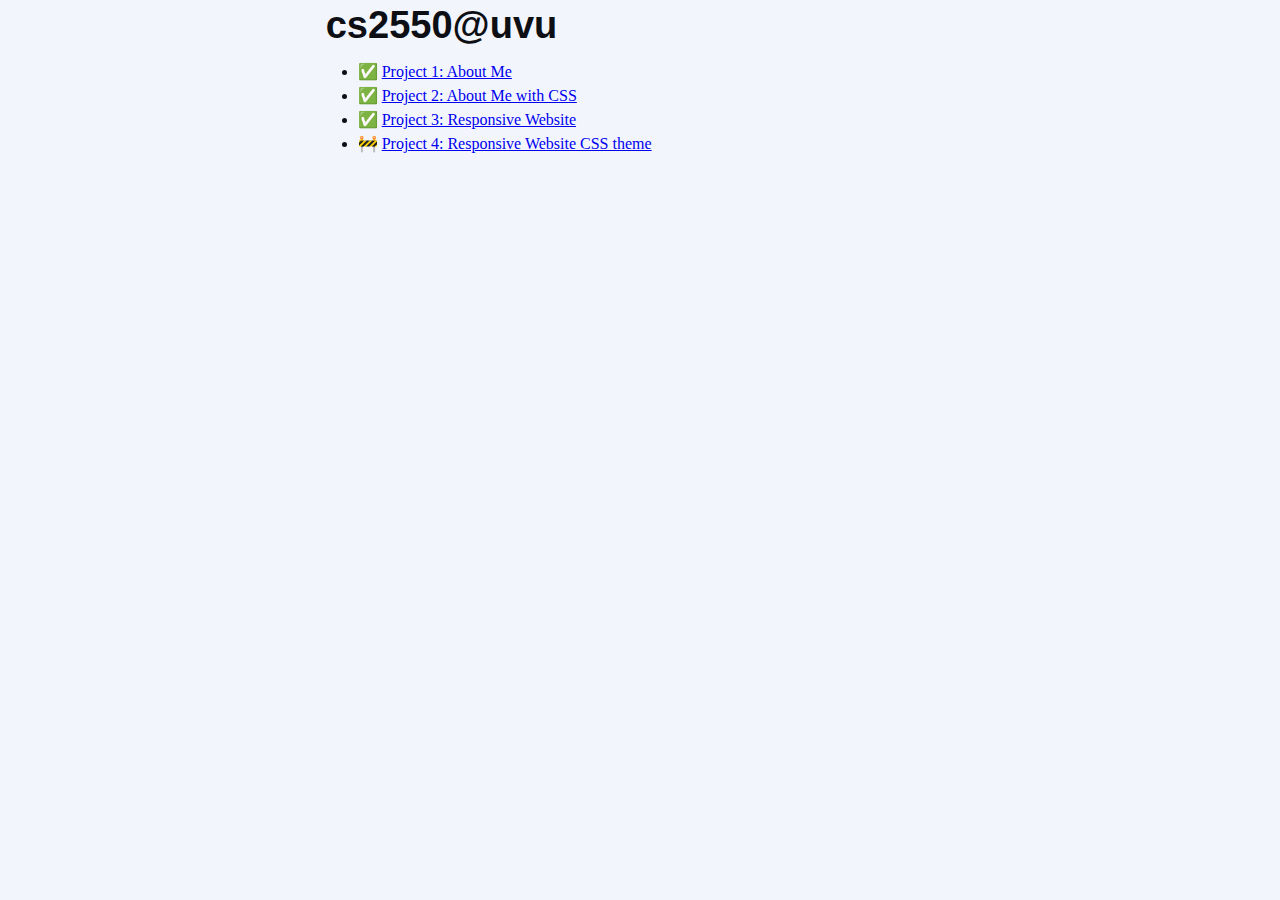
<file: index.html>
<!DOCTYPE html>
<html>
  <head>
    <title>cs2550</title>
    <meta name="viewport" content="width=device-width, initial-scale=1">
    <link rel="stylesheet" href="saffron.css">
  </head>
  <body>
    <main>
      <h1>cs2550@uvu</h1>
      <ul>
        <li>✅
          <a href="p1/index.html">Project 1: About Me</a></li>
        <li>✅
          <a href="p2/index.html">Project 2: About Me with CSS</a></li>
        <li>✅
          <a href="p3/index.html">Project 3: Responsive Website</a></li>
        <li>🚧
          <a href="p4/index.html">Project 4: Responsive Website CSS theme</a></li>
      </ul>
    </main>
  </body>
</html>
</file>
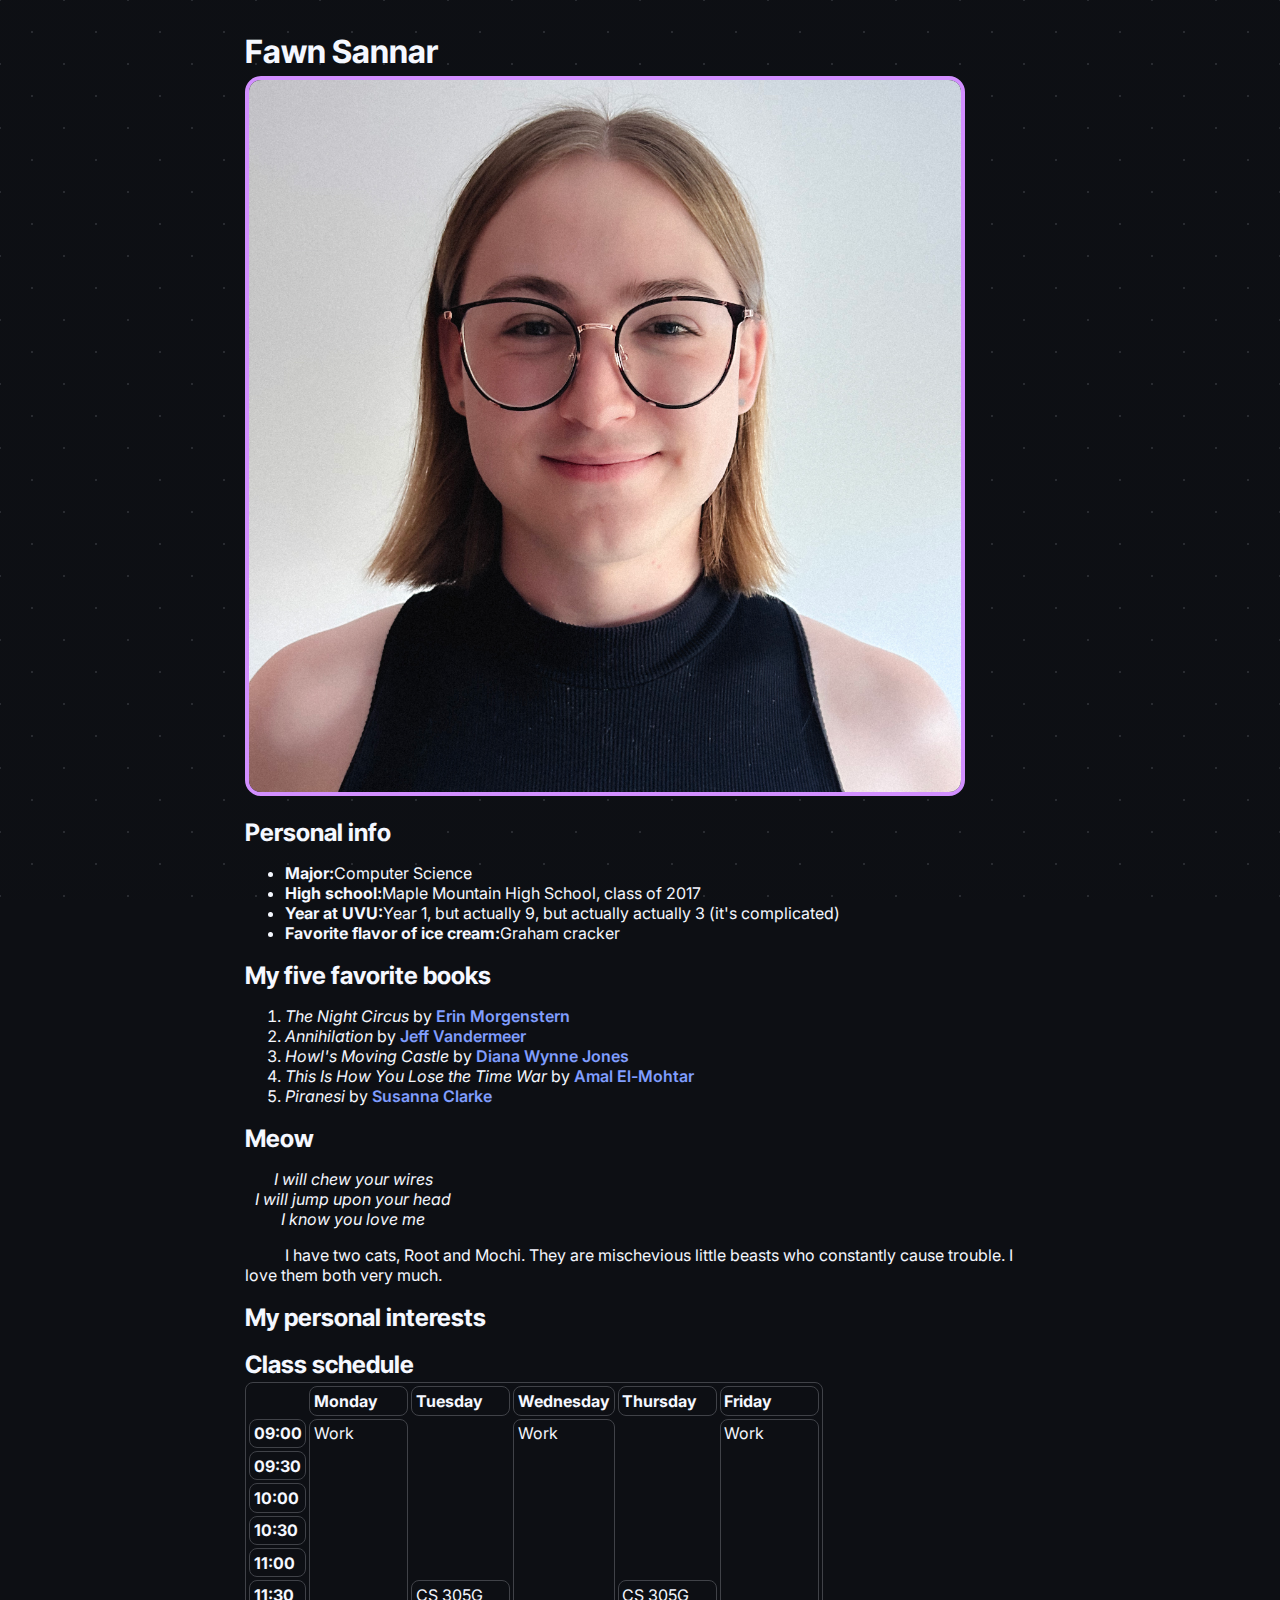
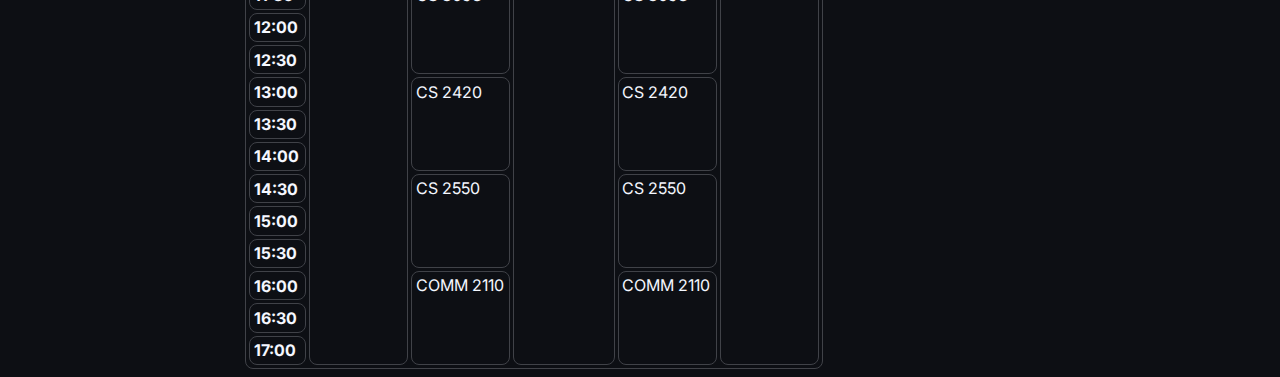
<file: p2/index.html>
<!DOCTYPE html>
<!-- lore goes here -->
<html>
  <head>
    <title>About Fawn</title>
    <link rel="stylesheet" href="css/main.css">
    <meta name="viewport" content="width=device-width, initial-scale=1">
  </head>
  <body>
    <main>
      <h1>Fawn Sannar</h1>
      <img class="profile-image" src="./self.jpg" alt="A picture of me">
      <h2>Personal info</h2>
      <ul>
        <li><strong>Major:</strong>Computer Science</li>
        <li><strong>High school:</strong>Maple Mountain High School, class of 2017</li>
        <li><strong>Year at UVU:</strong>Year 1, but actually 9, but actually actually 3 (it's complicated)</li>
        <li><strong>Favorite flavor of ice cream:</strong>Graham cracker</li>
      </ul>
      <h2>My five favorite books</h2>
      <ol>
        <li><i>The Night Circus</i>
          by
          <a href="https://erinmorgenstern.com/writing/the-night-circus/">Erin Morgenstern</a></li>
        <li><i>Annihilation</i>
          by
          <a href="https://www.jeffvandermeer.com/book">Jeff Vandermeer</a></li>
        <li><i>Howl's Moving Castle</i>
          by
          <!-- Diana Wynne Jones does not have a website, but has officially endorsed this fan-site.-->
          <a href="http://www.dianawynnejones.com/index.html">Diana Wynne Jones</a></li>
        <li><i>This Is How You Lose the Time War</i>
          by
          <a href="https://amalelmohtar.com/bibliography/">Amal El-Mohtar</a></li>
        <li><i>Piranesi</i>
          by
          <!-- Susanna Clarke does not have a website. Wikipedia will have to do -->
          <a href="https://en.wikipedia.org/wiki/Susanna_Clarke">Susanna Clarke</a></li>
      </ol>
      <h2>Meow</h2>
      <p class=haiku>I will chew your wires<br>I will jump upon your head<br>I know you love me</p>
      <p>I have two cats, Root and Mochi. They are mischevious little beasts who constantly cause trouble. I love them both very much.</p>
      <h2>My personal interests</h2>
      <p></p>
      <p></p>
      <p></p>
      <h2>Class schedule</h2>
      <!-- Cell spacing and cell padding set using CSS, since
      cellspacing and cellpadding attributes are deprecated -->
      <table>
        <thead>
          <tr>
            <th scope="col"></th>
            <th scope="col">Monday</th>
            <th scope="col">Tuesday</th>
            <th scope="col">Wednesday</th>
            <th scope="col">Thursday</th>
            <th scope="col">Friday</th>
          </tr>
        </thead>
        <tbody>
          <tr>
            <th scope="row">09:00</th>
            <td rowspan=17  class="bg-light">Work</td>
            <td rowspan=5><!-- This cell is not missing, just invisible! --></td>
            <td rowspan=17  class="bg-light">Work</td>
            <td rowspan=5><!-- This cell is not missing, just invisible! --></td>
            <td rowspan=17  class="bg-light">Work</td>
          </tr>
          <tr>
            <th scope="row">09:30</th>
          </tr>
          <tr>
            <th scope="row">10:00</th>
          </tr>
          <tr>
            <th scope="row">10:30</th>
          </tr>
          <tr>
            <th scope="row">11:00</th>
          </tr>
          <tr>
            <th scope="row">11:30</th>
            <td rowspan=3  class="bg-green">CS 305G</td>
            <td rowspan=3  class="bg-green">CS 305G</td>
          </tr>
          <tr>
            <th scope="row">12:00</th>
          </tr>
          <tr>
            <th scope="row">12:30</th>
          </tr>
          <tr>
            <th scope="row">13:00</th>
            <td rowspan=3  class="bg-cyan">CS 2420</td>
            <td rowspan=3  class="bg-cyan">CS 2420</td>
          </tr>
          <tr>
            <th scope="row">13:30</th>
          </tr>
          <tr>
            <th scope="row">14:00</th>
          </tr>
          <tr>
            <th scope="row">14:30</th>
            <td rowspan=3  class="bg-magenta">CS 2550</td>
            <td rowspan=3  class="bg-magenta">CS 2550</td>
          </tr>
          <tr>
            <th scope="row">15:00</th>
          </tr>
          <tr>
            <th scope="row">15:30</th>
          </tr>
          <tr>
            <th scope="row">16:00</th>
            <td rowspan=3  class="bg-yellow">COMM 2110</td>
            <td rowspan=3  class="bg-yellow">COMM 2110</td>
          </tr>
          <tr>
            <th scope="row">16:30</th>
          </tr>
          <tr>
            <th scope="row">17:00</th>
          </tr>
        </tbody>
      </table>
    </main>
  </body>
</html>
</file>
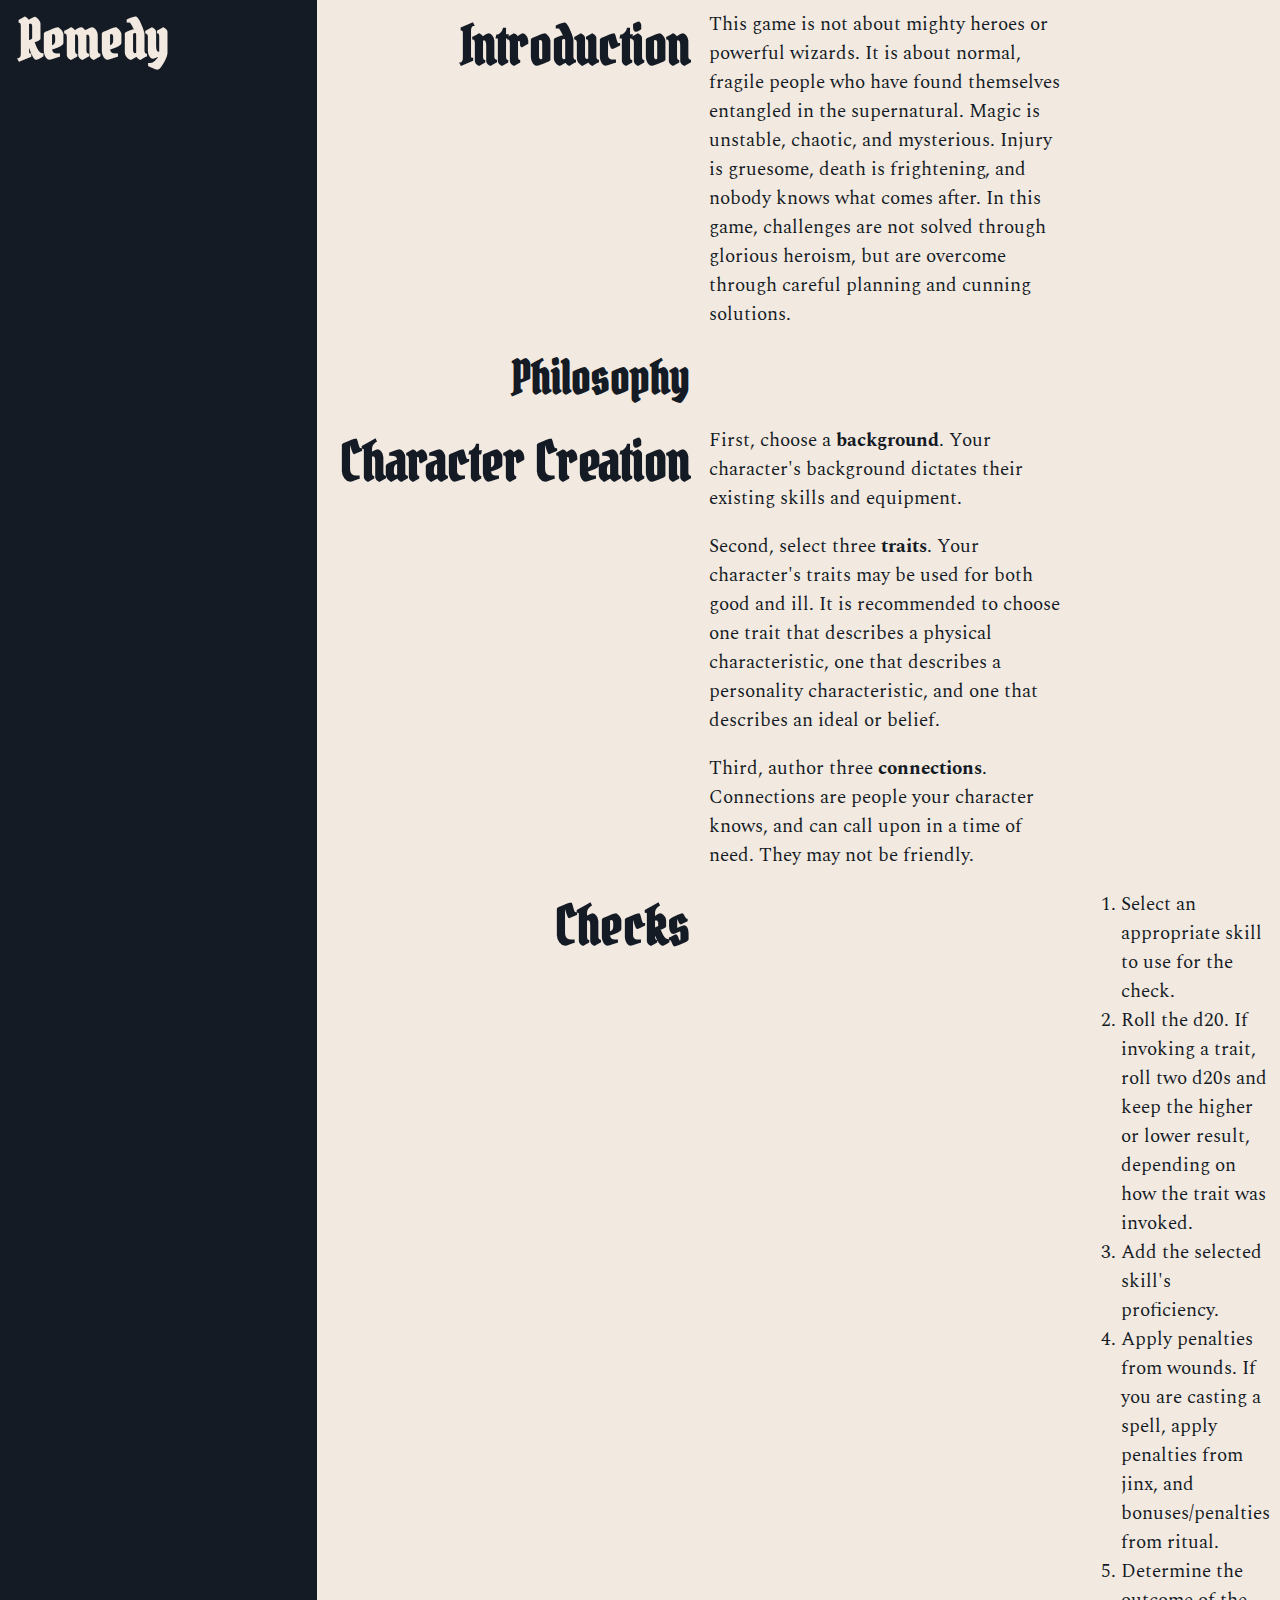
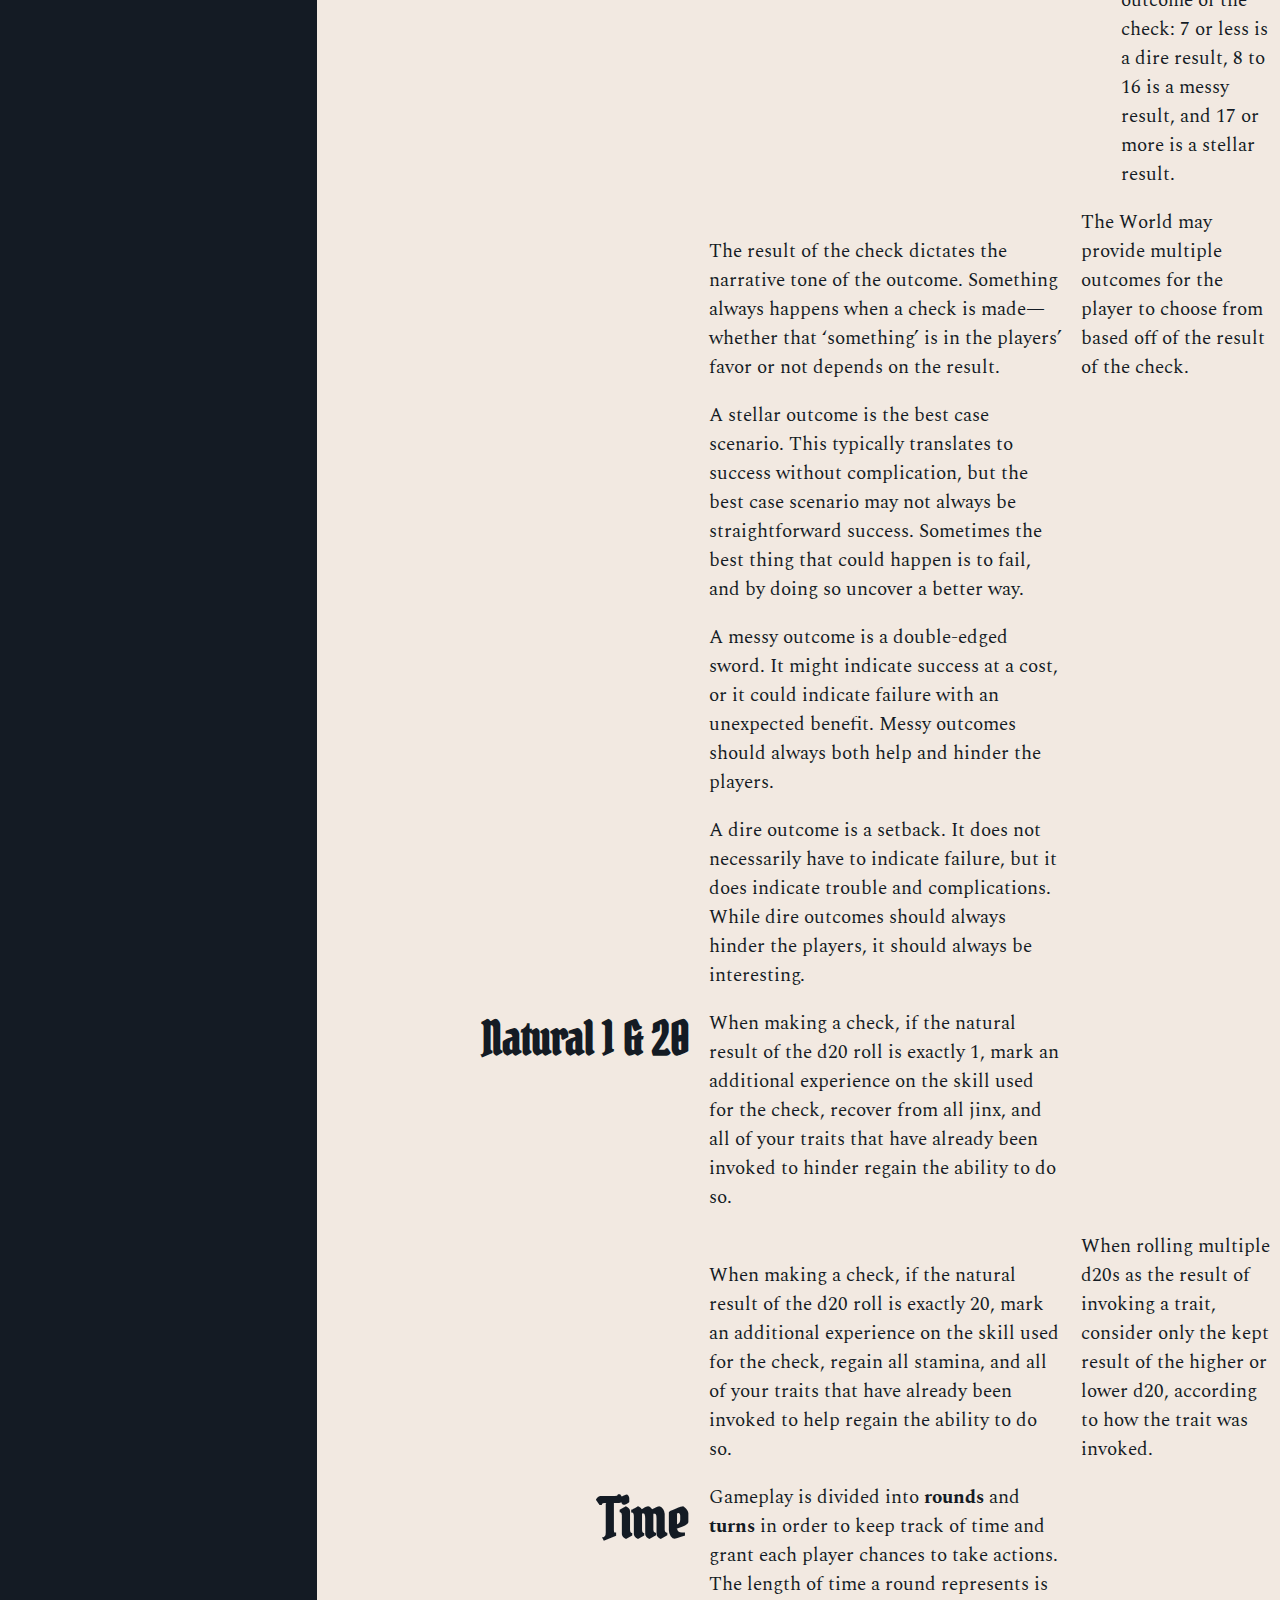
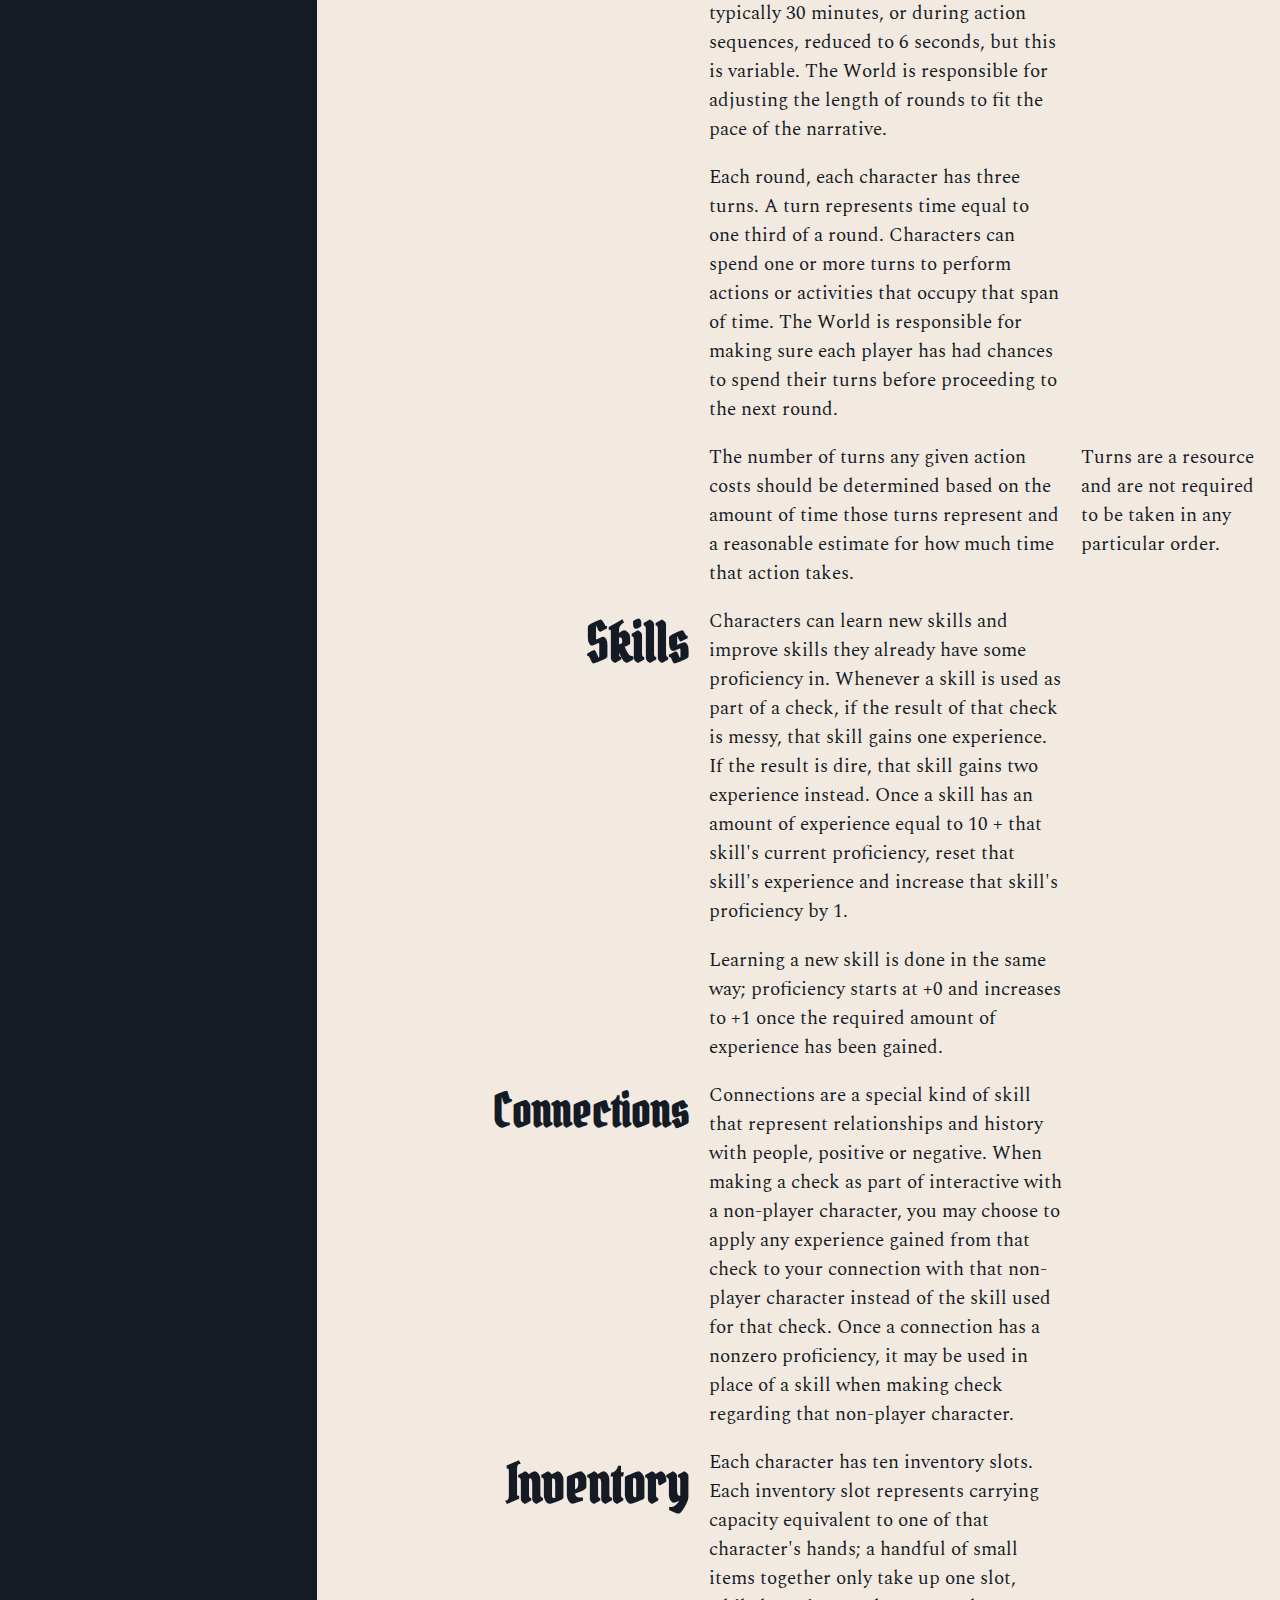
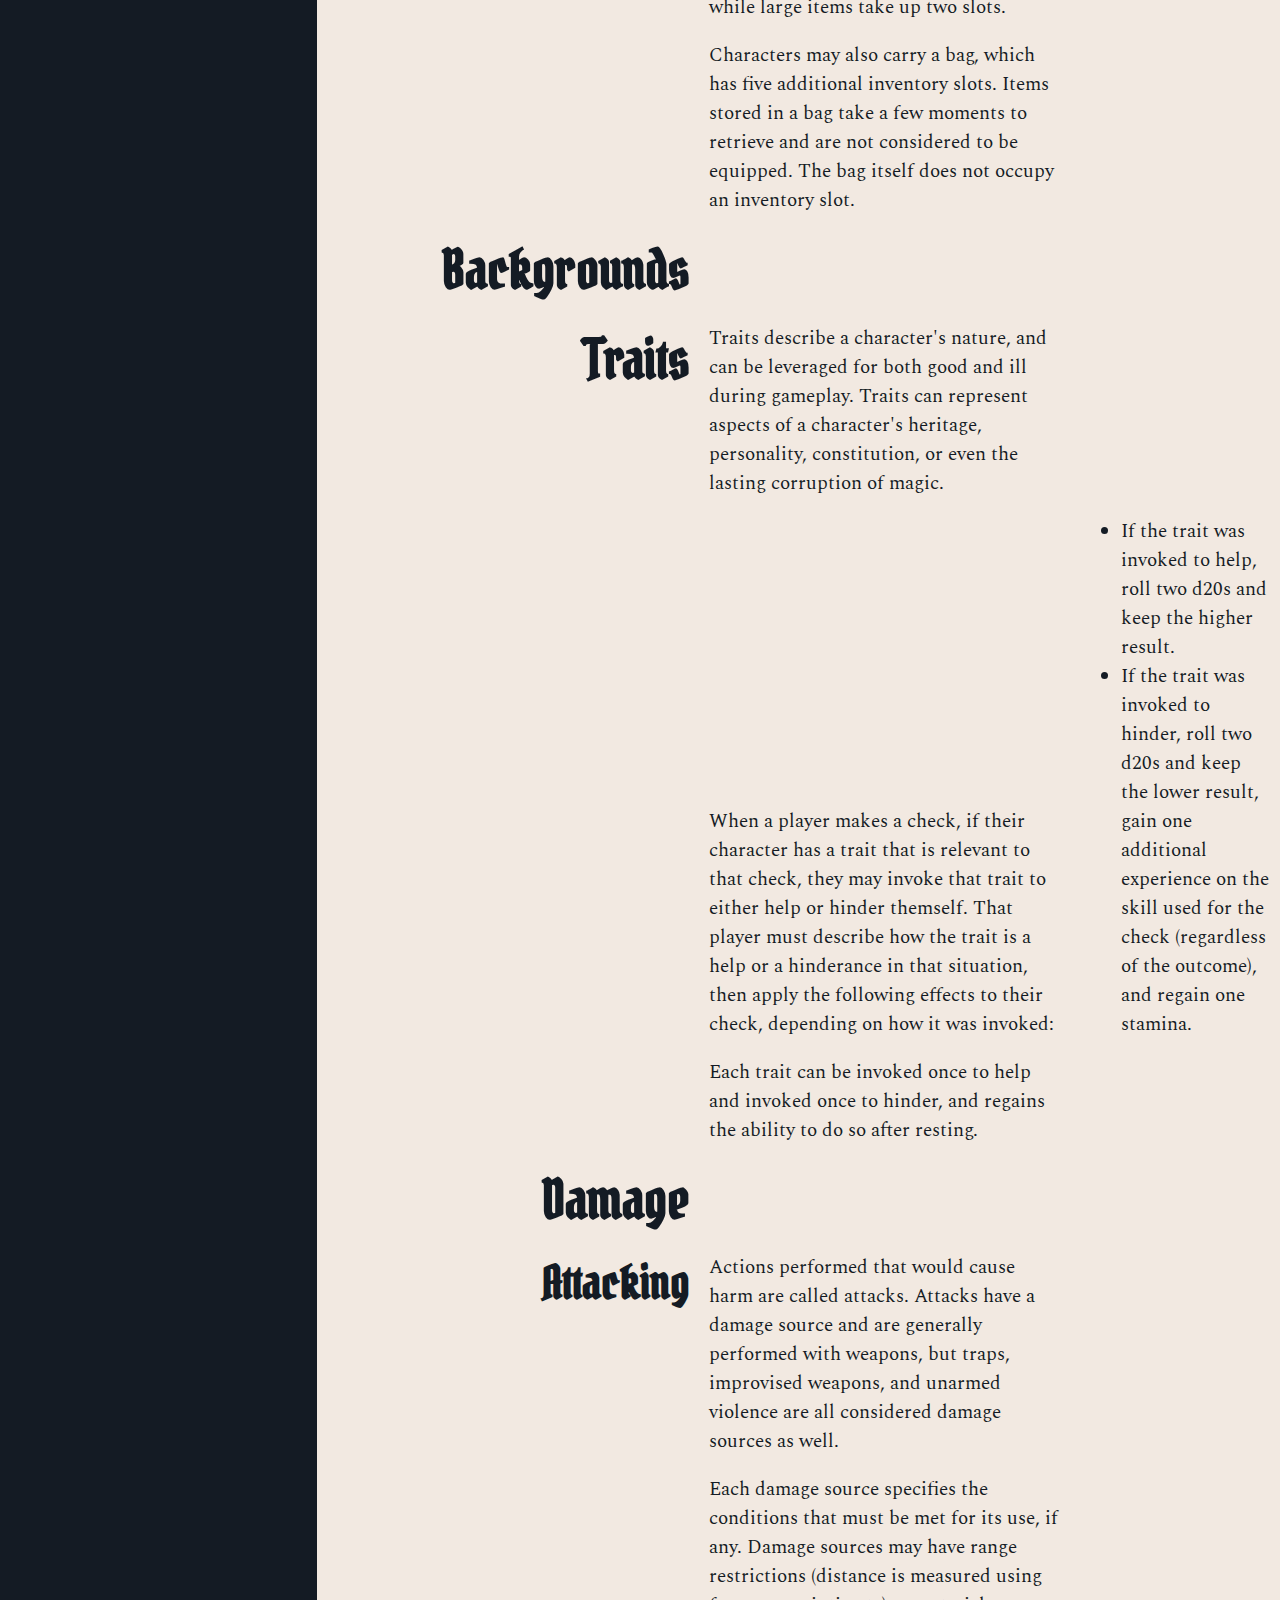
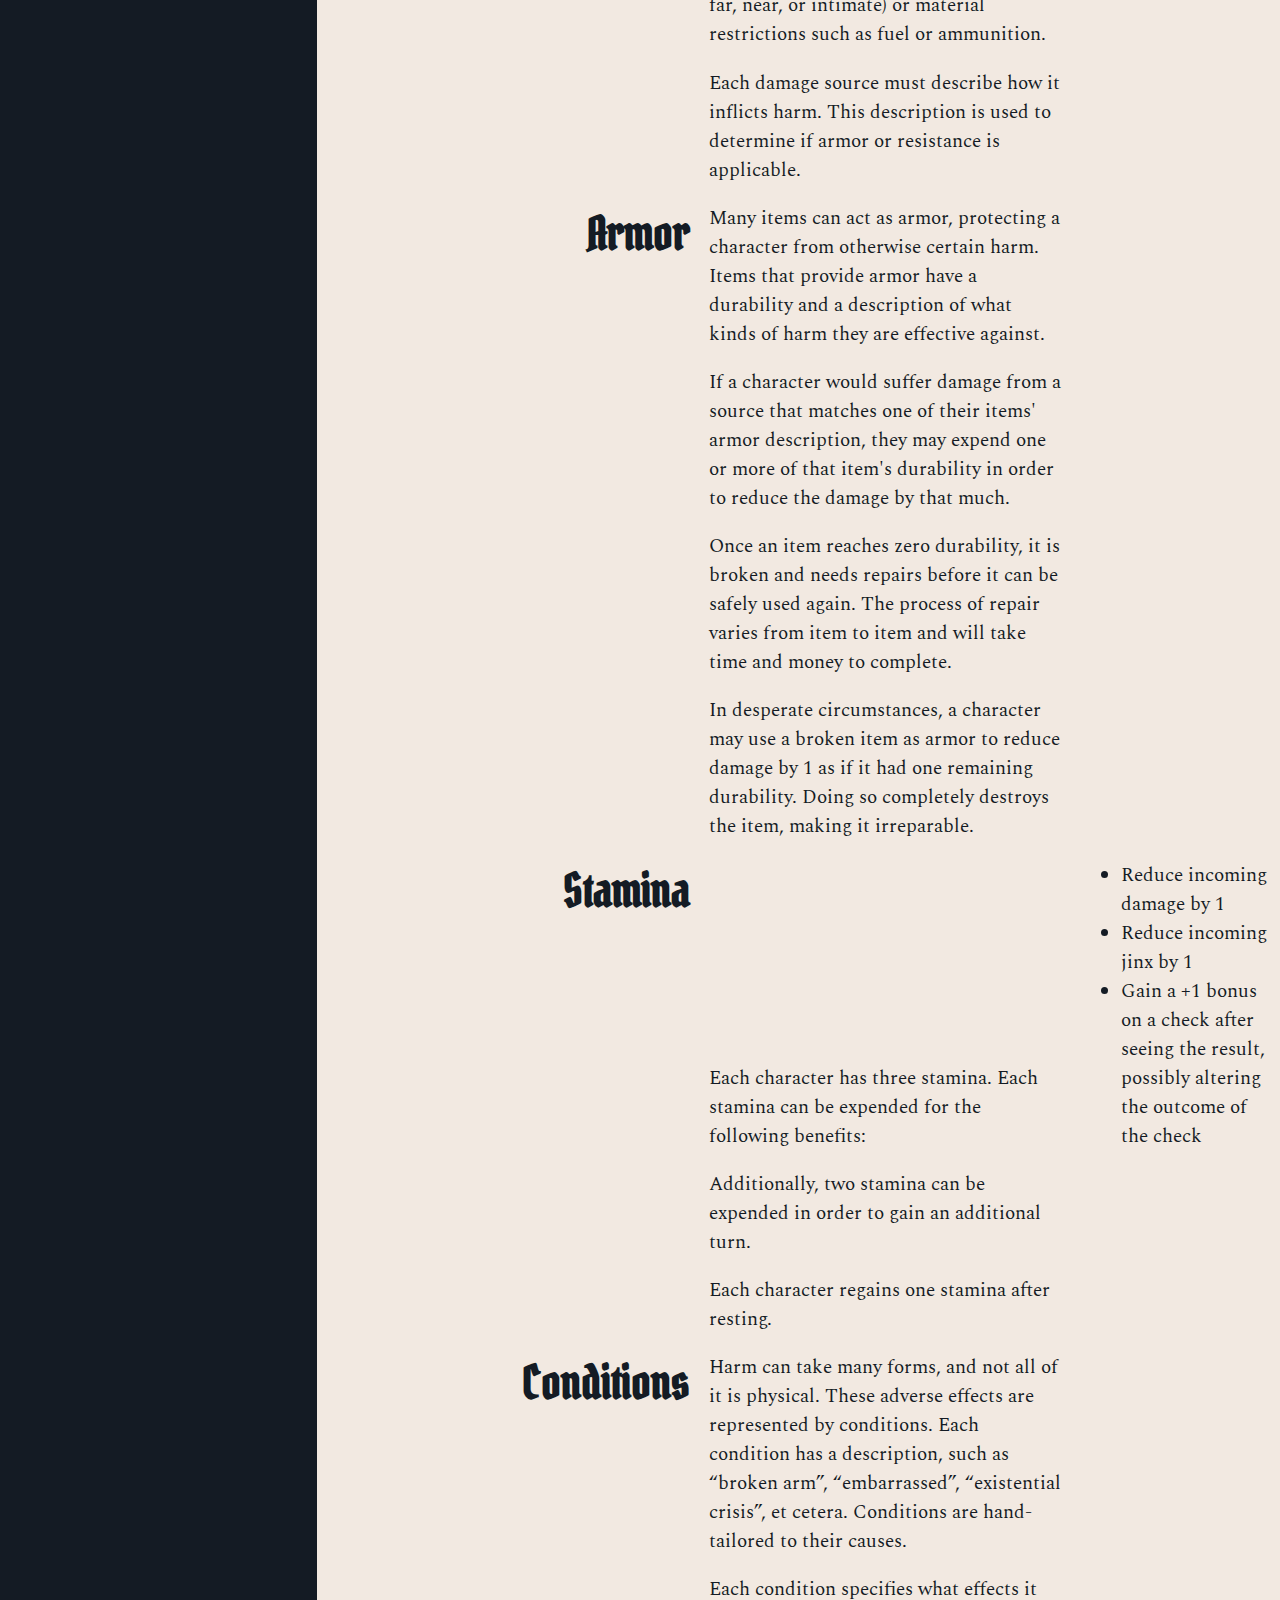
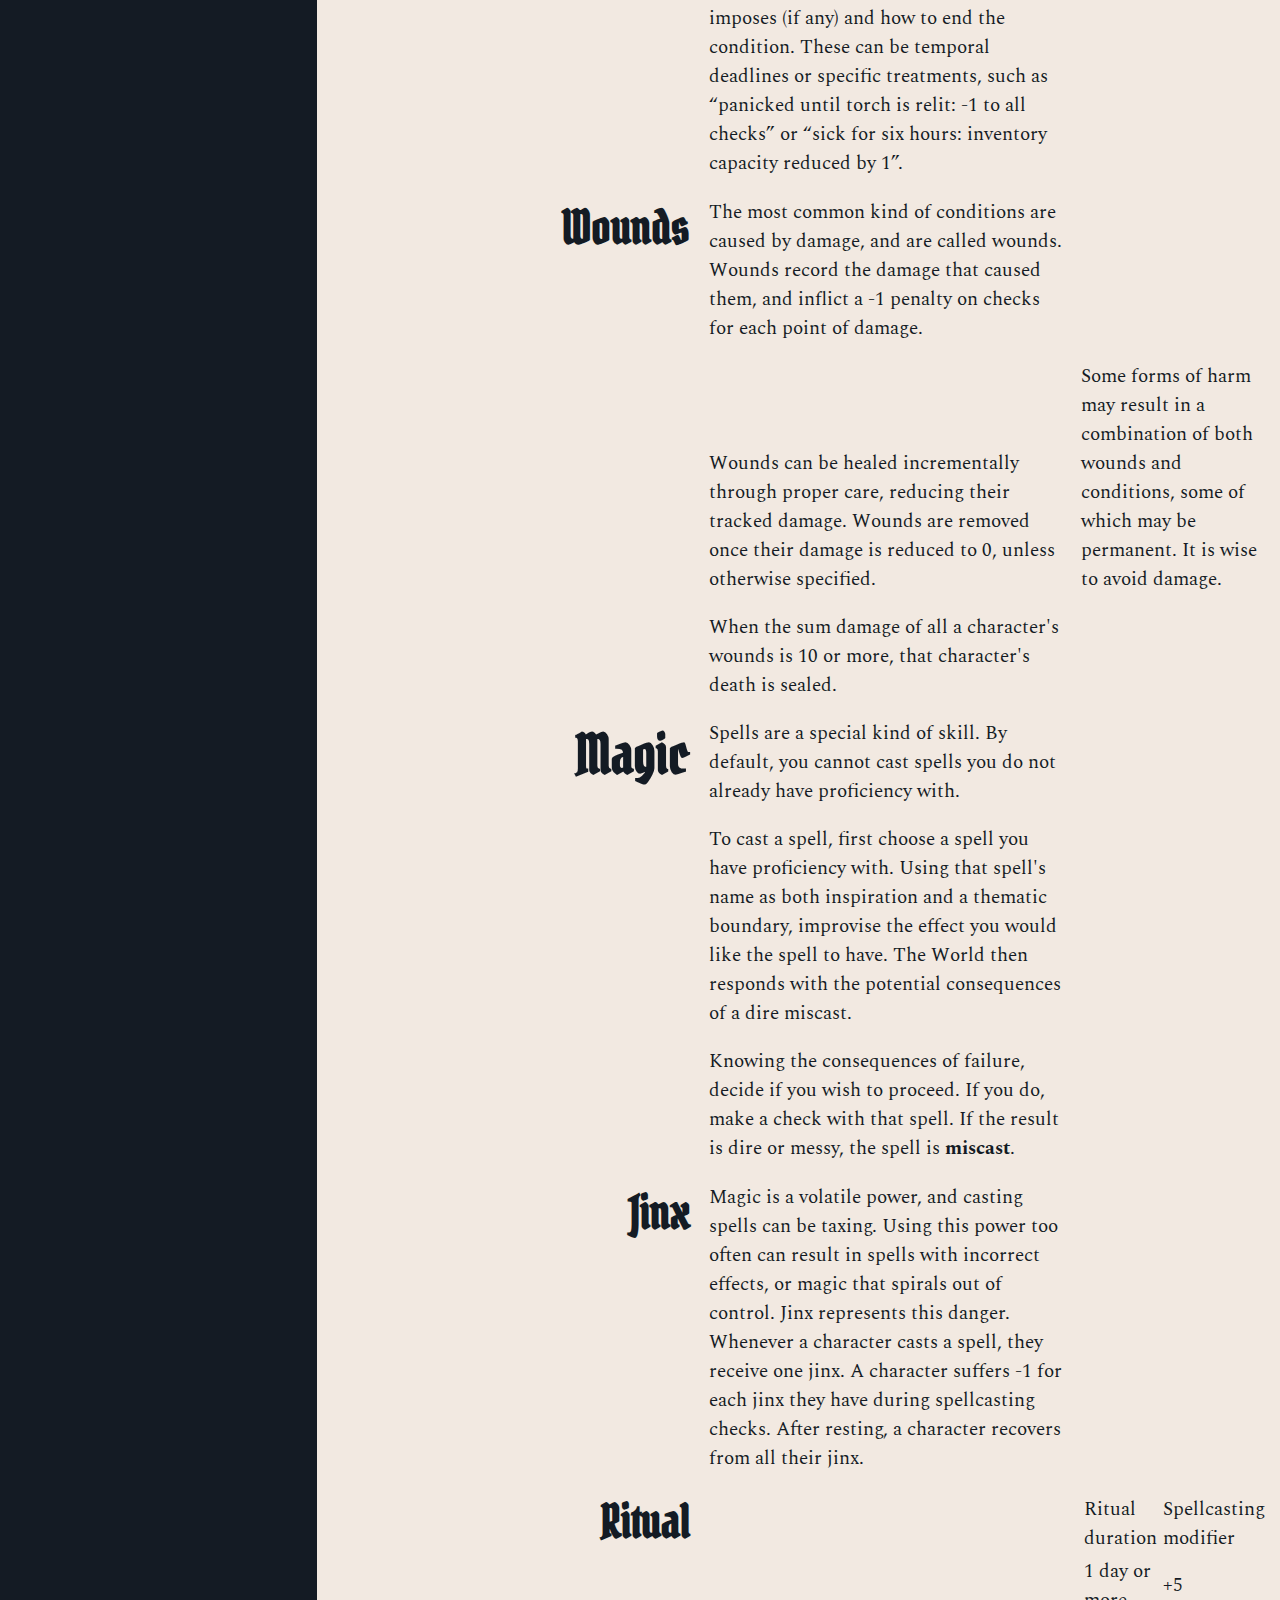
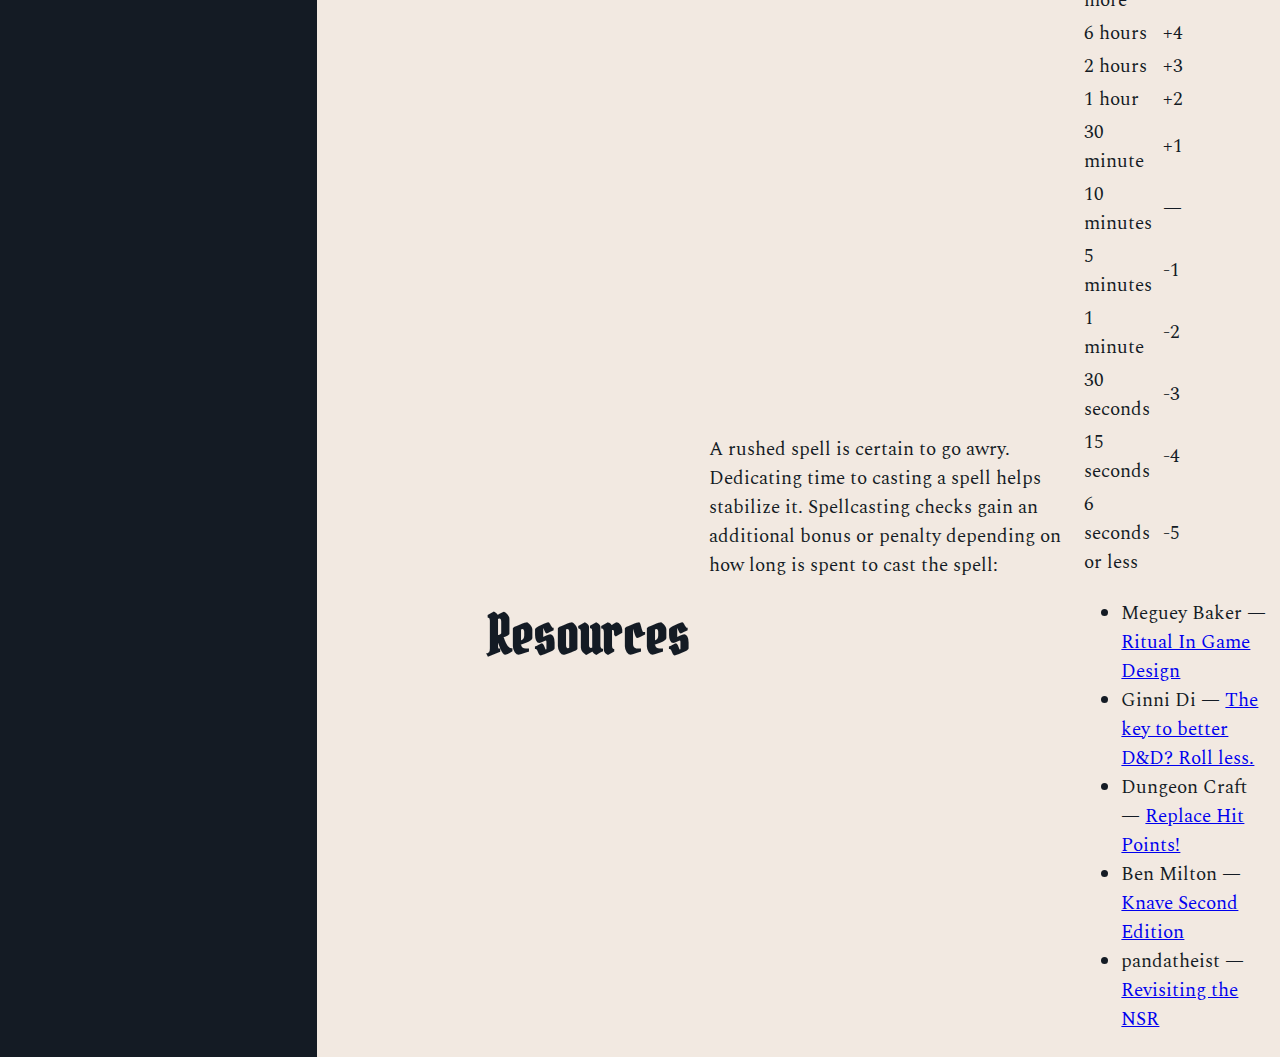
<file: p3/index.html>
<!DOCTYPE html>
<!-- 
Project: Project 3-Responsive Web Site-Topic of your Choice
Name: Fawn Sannar
Submitted: 

I declare that the following source code was written by me, or provided by the instructor for this project. 
I understand that copying source code from any other source, providing source code to another student, or leaving my code on a public website constitutes cheating. 
I acknowledge that if I am found in violation of this policy this may result in a zero grade, a permanent record on file, and possibly immediate failure of the class.
-->
<html>
  <head>
    <title>Remedy</title>
    <link rel="stylesheet" href="css/saffron.css">
    <link rel="stylesheet" href="css/main.css">
    <meta name="viewport" content="width=device-width, initial-scale=1">
    <!-- <script type="text/javascript" src="js/main.js" defer></script> -->
  </head>
  <body class="g:sm">
    <header class="vstack p:md g:sm">
      <h1 id="title" class="mv:text">Remedy</h1>
    </header>
    <main class="content p:xs g:md">
      <h1>Introduction</h1>
      <p>This game is not about mighty heroes or powerful wizards. It is about normal, fragile people who have found themselves entangled in the supernatural. Magic is unstable, chaotic, and mysterious. Injury is gruesome, death is frightening, and nobody knows what comes after. In this game, challenges are not solved through glorious heroism, but are overcome through careful planning and cunning solutions.</p>
      <h2>Philosophy</h2>
      <h1>Character Creation</h1>
      <p>First, choose a <strong>background</strong>. Your character's background dictates their existing skills and equipment.</p>
      <p>Second, select three <strong>traits</strong>. Your character's traits may be used for both good and ill. It is recommended to choose one trait that describes a physical characteristic, one that describes a personality characteristic, and one that describes an ideal or belief.</p>
      <p>Third, author three <strong>connections</strong>. Connections are people your character knows, and can call upon in a time of need. They may not be friendly.</p>
      <h1>Checks</h1>
      <ol>
        <li>Select an appropriate skill to use for the check.</li>
        <li>Roll the d20. If invoking a trait, roll two d20s and keep the higher or lower result, depending on how the trait was invoked.</li>
        <li>Add the selected skill's proficiency.</li>
        <li>Apply penalties from wounds. If you are casting a spell, apply penalties from jinx, and bonuses/penalties from ritual.</li>
        <li>Determine the outcome of the check: 7 or less is a dire result, 8 to 16 is a messy result, and 17 or more is a stellar result.</li>
      </ol>
    	<p>The result of the check dictates the narrative tone of the outcome. Something always happens when a check is made—whether that ‘something’ is in the players’ favor or not depends on the result.</p>
    	<aside>The World may provide multiple outcomes for the player to choose from based off of the result of the check.</aside>
    	<p>A stellar outcome is the best case scenario. This typically translates to success without complication, but the best case scenario may not always be straightforward success. Sometimes the best thing that could happen is to fail, and by doing so uncover a better way.</p>
    	<p>A messy outcome is a double-edged sword. It might indicate success at a cost, or it could indicate failure with an unexpected benefit. Messy outcomes should always both help and hinder the players.</p>
    	<p>A dire outcome is a setback. It does not necessarily have to indicate failure, but it does indicate trouble and complications. While dire outcomes should always hinder the players, it should always be interesting.</p>
      <h2>Natural 1 & 20</h2>
    	<p>When making a check, if the natural result of the d20 roll is exactly 1, mark an additional experience on the skill used for the check, recover from all jinx, and all of your traits that have already been invoked to hinder regain the ability to do so.</p>
    	<p>When making a check, if the natural result of the d20 roll is exactly 20, mark an additional experience on the skill used for the check, regain all stamina, and all of your traits that have already been invoked to help regain the ability to do so.</p>
    	<aside>When rolling multiple d20s as the result of invoking a trait, consider only the kept result of the higher or lower d20, according to how the trait was invoked.</aside>
      <!-- TODO: Helping & group challenge rules -->
      <h1>Time</h1>
    	<p>Gameplay is divided into <strong>rounds</strong> and <strong>turns</strong> in order to keep track of time and grant each player chances to take actions. The length of time a round represents is typically 30 minutes, or during action sequences, reduced to 6 seconds, but this is variable. The World is responsible for adjusting the length of rounds to fit the pace of the narrative.</p>
    	<p>Each round, each character has three turns. A turn represents time equal to one third of a round. Characters can spend one or more turns to perform actions or activities that occupy that span of time. The World is responsible for making sure each player has had chances to spend their turns before proceeding to the next round.</p>
    	<p>The number of turns any given action costs should be determined based on the amount of time those turns represent and a reasonable estimate for how much time that action takes.</p>
    	<aside>Turns are a resource and are not required to be taken in any particular order.</aside>
      <h1>Skills</h1>
    	<p>Characters can learn new skills and improve skills they already have some proficiency in. Whenever a skill is used as part of a check, if the result of that check is messy, that skill gains one experience. If the result is dire, that skill gains two experience instead. Once a skill has an amount of experience equal to 10 + that skill's current proficiency, reset that skill's experience and increase that skill's proficiency by 1.</p>
    	<p>Learning a new skill is done in the same way; proficiency starts at +0 and increases to +1 once the required amount of experience has been gained.</p>
    	<h2>Connections</h2>
    	<p>Connections are a special kind of skill that represent relationships and history with people, positive or negative. When making a check as part of interactive with a non-player character, you may choose to apply any experience gained from that check to your connection with that non-player character instead of the skill used for that check. Once a connection has a nonzero proficiency, it may be used in place of a skill when making check regarding that non-player character.</p>
      <h1>Inventory</h1>
    	<p>Each character has ten inventory slots. Each inventory slot represents carrying capacity equivalent to one of that character's hands; a handful of small items together only take up one slot, while large items take up two slots.</p>
    	<p>Characters may also carry a bag, which has five additional inventory slots. Items stored in a bag take a few moments to retrieve and are not considered to be equipped. The bag itself does not occupy an inventory slot.</p>
      <h1>Backgrounds</h1>
      <!-- TODO: A background provides a list of skills to choose from. Choose one skill to start with +3 proficiency in, one skill to start with +2 proficiency in, and three more skills to start with +1 proficiency in. Backgrounds also provide starting equpiment. -->
      <h1>Traits</h1>
    	<p>Traits describe a character's nature, and can be leveraged for both good and ill during gameplay. Traits can represent aspects of a character's heritage, personality, constitution, or even the lasting corruption of magic.</p>
    	<p>When a player makes a check, if their character has a trait that is relevant to that check, they may invoke that trait to either help or hinder themself. That player must describe how the trait is a help or a hinderance in that situation, then apply the following effects to their check, depending on how it was invoked:</p>
    	<ul>
    		<li>If the trait was invoked to help, roll two d20s and keep the higher result.</li>
    		<li>If the trait was invoked to hinder, roll two d20s and keep the lower result, gain one additional experience on the skill used for the check (regardless of the outcome), and regain one stamina.</li>
    	</ul>
    	<p>Each trait can be invoked once to help and invoked once to hinder, and regains the ability to do so after resting.</p>
      <h1>Damage</h1>
      <h2>Attacking</h2>
      <p>Actions performed that would cause harm are called attacks. Attacks have a damage source and are generally performed with weapons, but traps, improvised weapons, and unarmed violence are all considered damage sources as well.</p>
      <p>Each damage source specifies the conditions that must be met for its use, if any. Damage sources may have range restrictions (distance is measured using far, near, or intimate) or material restrictions such as fuel or ammunition.</p>
      <p>Each damage source must describe how it inflicts harm. This description is used to determine if armor or resistance is applicable.</p>
      <h2>Armor</h2>
    	<p>Many items can act as armor, protecting a character from otherwise certain harm. Items that provide armor have a durability and a description of what kinds of harm they are effective against.</p>
    	<p>If a character would suffer damage from a source that matches one of their items' armor description, they may expend one or more of that item's durability in order to reduce the damage by that much.</p>
    	<p>Once an item reaches zero durability, it is broken and needs repairs before it can be safely used again. The process of repair varies from item to item and will take time and money to complete.</p>
    	<p>In desperate circumstances, a character may use a broken item as armor to reduce damage by 1 as if it had one remaining durability. Doing so completely destroys the item, making it irreparable.</p>
      <h2>Stamina</h2>
    	<p>Each character has three stamina. Each stamina can be expended for the following benefits:</p>
    	<ul>
    		<li>Reduce incoming damage by 1</li>
    		<li>Reduce incoming jinx by 1</li>
    		<li>Gain a +1 bonus on a check after seeing the result, possibly altering the outcome of the check</li>
    	</ul>
      <p>Additionally, two stamina can be expended in order to gain an additional turn.</p>
    	<p>Each character regains one stamina after resting.</p>
      <h2>Conditions</h2>
    	<p>Harm can take many forms, and not all of it is physical. These adverse effects are represented by conditions. Each condition has a description, such as “broken arm”, “embarrassed”, “existential crisis”, et cetera. Conditions are hand-tailored to their causes.</p>
    	<p>Each condition specifies what effects it imposes (if any) and how to end the condition. These can be temporal deadlines or specific treatments, such as “panicked until torch is relit: -1 to all checks” or “sick for six hours: inventory capacity reduced by 1”.</p>
      <h2>Wounds</h2>
    	<p>The most common kind of conditions are caused by damage, and are called wounds. Wounds record the damage that caused them, and inflict a -1 penalty on checks for each point of damage.</p>
    	<p>Wounds can be healed incrementally through proper care, reducing their tracked damage. Wounds are removed once their damage is reduced to 0, unless otherwise specified.</p>
    	<aside>Some forms of harm may result in a combination of both wounds and conditions, some of which may be permanent. It is wise to avoid damage.</aside>
      <!-- TODO: System shock when taking damage. Roll 1d10, if result is less than or equal to the amount of damage you currently are suffering from, something bad happens. -->
    	<p>When the sum damage of all a character's wounds is 10 or more, that character's death is sealed.</p>
      <h1>Magic</h1>
      <p>Spells are a special kind of skill. By default, you cannot cast spells you do not already have proficiency with.</p>
      <p>To cast a spell, first choose a spell you have proficiency with. Using that spell's name as both inspiration and a thematic boundary, improvise the effect you would like the spell to have. The World then responds with the potential consequences of a dire miscast.</p>
      <p>Knowing the consequences of failure, decide if you wish to proceed. If you do, make a check with that spell. If the result is dire or messy, the spell is <strong>miscast</strong>.</p>
      <h2>Jinx</h2>
      <p>Magic is a volatile power, and casting spells can be taxing. Using this power too often can result in spells with incorrect effects, or magic that spirals out of control. Jinx represents this danger. Whenever a character casts a spell, they receive one jinx. A character suffers -1 for each jinx they have during spellcasting checks. After resting, a character recovers from all their jinx.</p>
      <h2>Ritual</h2>
      <p>A rushed spell is certain to go awry. Dedicating time to casting a spell helps stabilize it. Spellcasting checks gain an additional bonus or penalty depending on how long is spent to cast the spell:</p>
      <table>
        <thead>
          <tr><td>Ritual duration</td><td>Spellcasting modifier</td></tr>
        </thead>
        <tr><td>1 day or more</td><td>+5</td></tr>
        <tr><td>6 hours</td><td>+4</td></tr>
        <tr><td>2 hours</td><td>+3</td></tr>
        <tr><td>1 hour</td><td>+2</td></tr>
        <tr><td>30 minute</td><td>+1</td></tr>
        <tr><td>10 minutes</td><td>—</td></tr>
        <tr><td>5 minutes</td><td>-1</td></tr>
        <tr><td>1 minute</td><td>-2</td></tr>
        <tr><td>30 seconds</td><td>-3</td></tr>
        <tr><td>15 seconds</td><td>-4</td></tr>
        <tr><td>6 seconds or less</td><td>-5</td></tr>
      </table>
      <!-- TODO: Sacrifice reduces ritual time -->
      <h1>Resources</h1>
    	<ul>
    		<li>Meguey Baker — <a href="https://lumpley.games/2021/12/30/ritual-in-game-design/">Ritual In Game Design</a></li>
    		<li>Ginni Di — <a href="https://youtu.be/UgDff35jtHw">The key to better D&amp;D? Roll less.</a></li>
    		<li>Dungeon Craft — <a href="https://youtu.be/MABlOHYommI">Replace Hit Points!</a></li>
    		<li>Ben Milton — <a href="https://questingblog.com/knave-2e/">Knave Second Edition</a></li>
        <li>pandatheist — <a href="https://boneboxchant.wordpress.com/2022/05/04/revisiting-the-nsr/">Revisiting the NSR</a></li>
    	</ul>
    </main>
  </body>
</html>
</file>
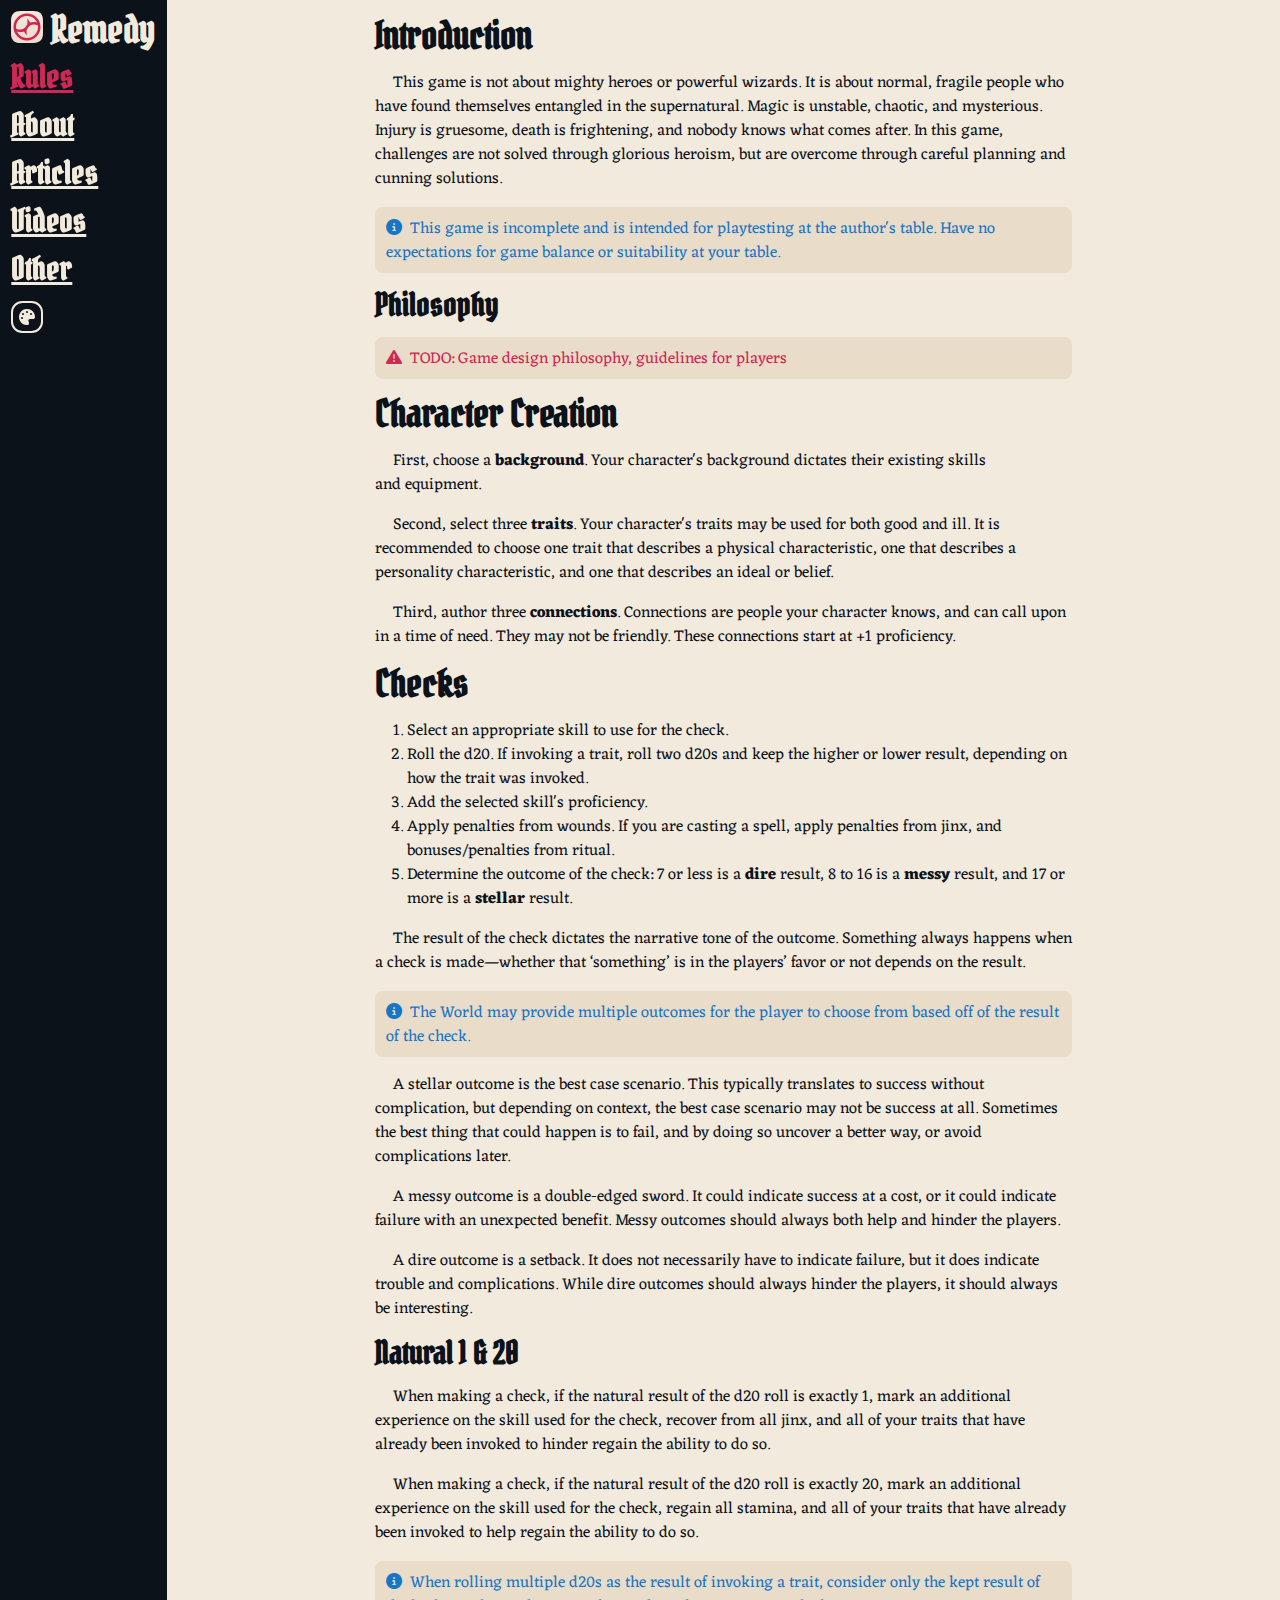
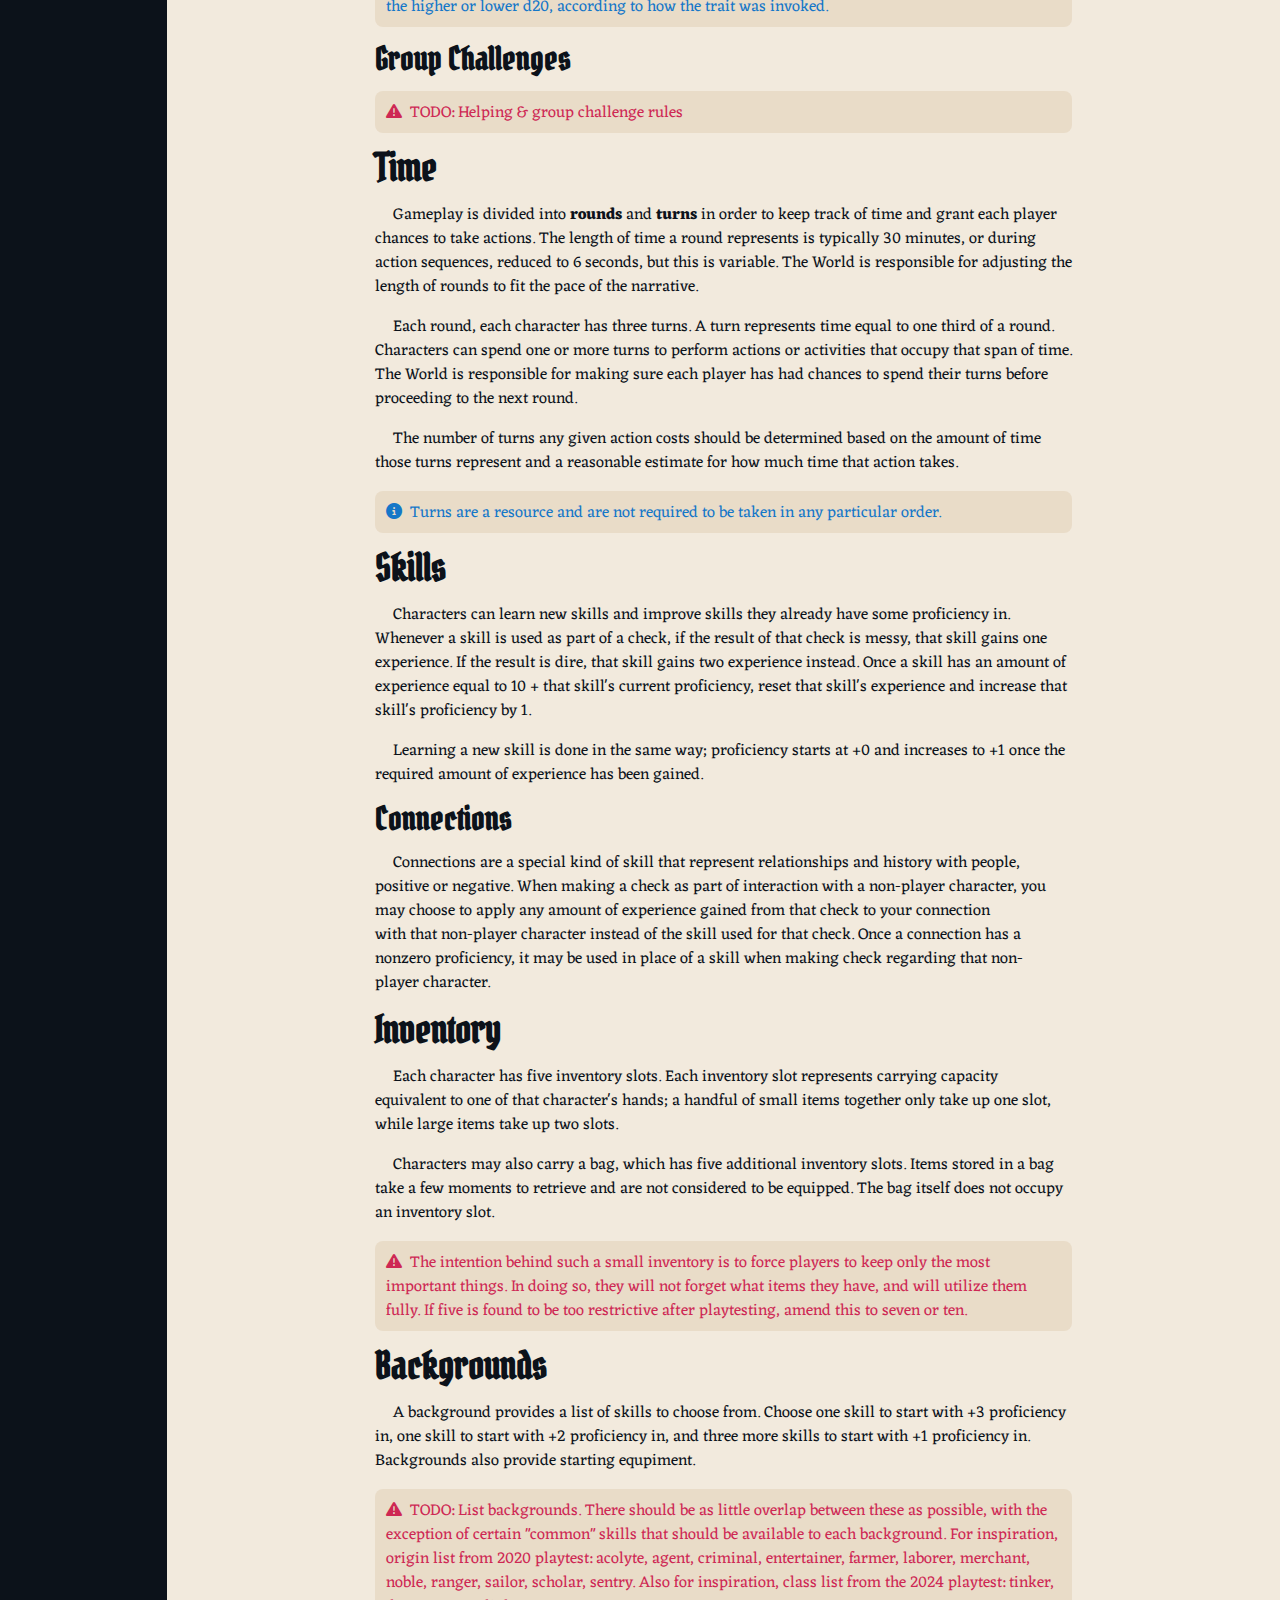
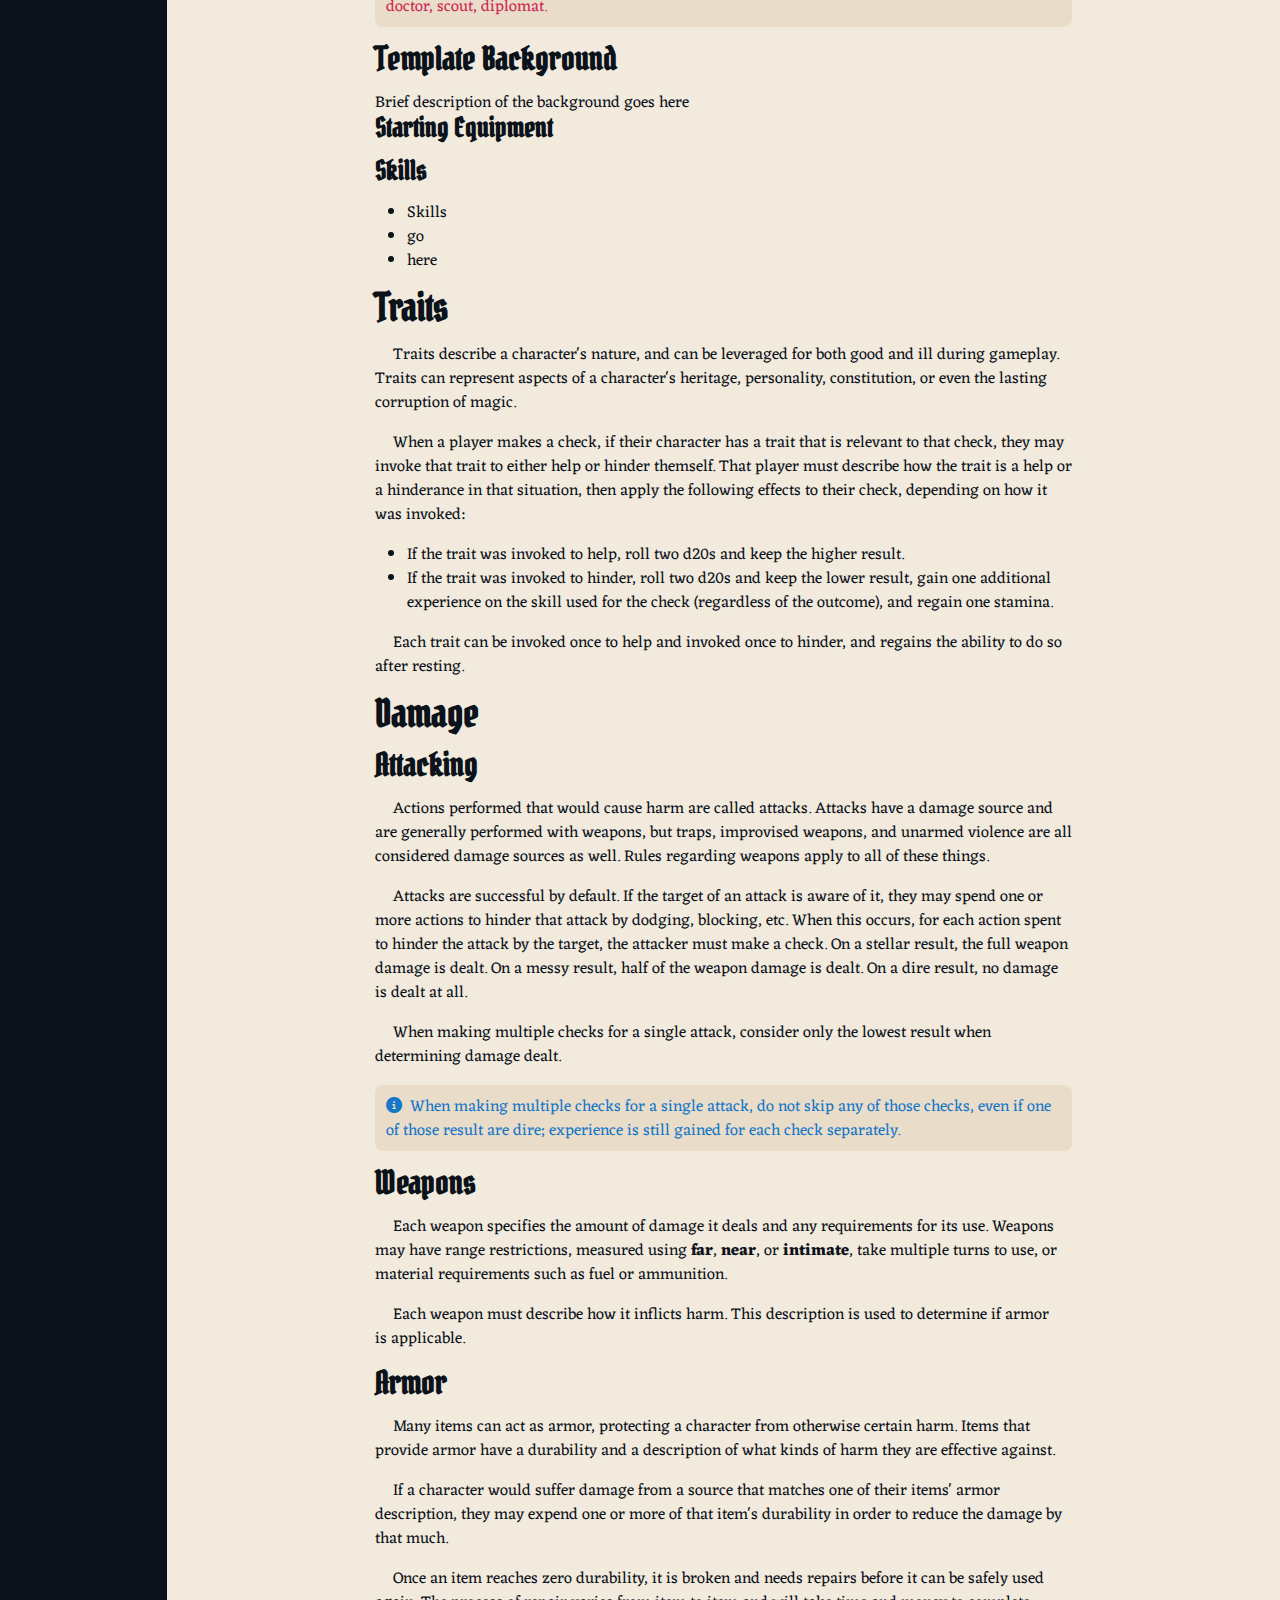
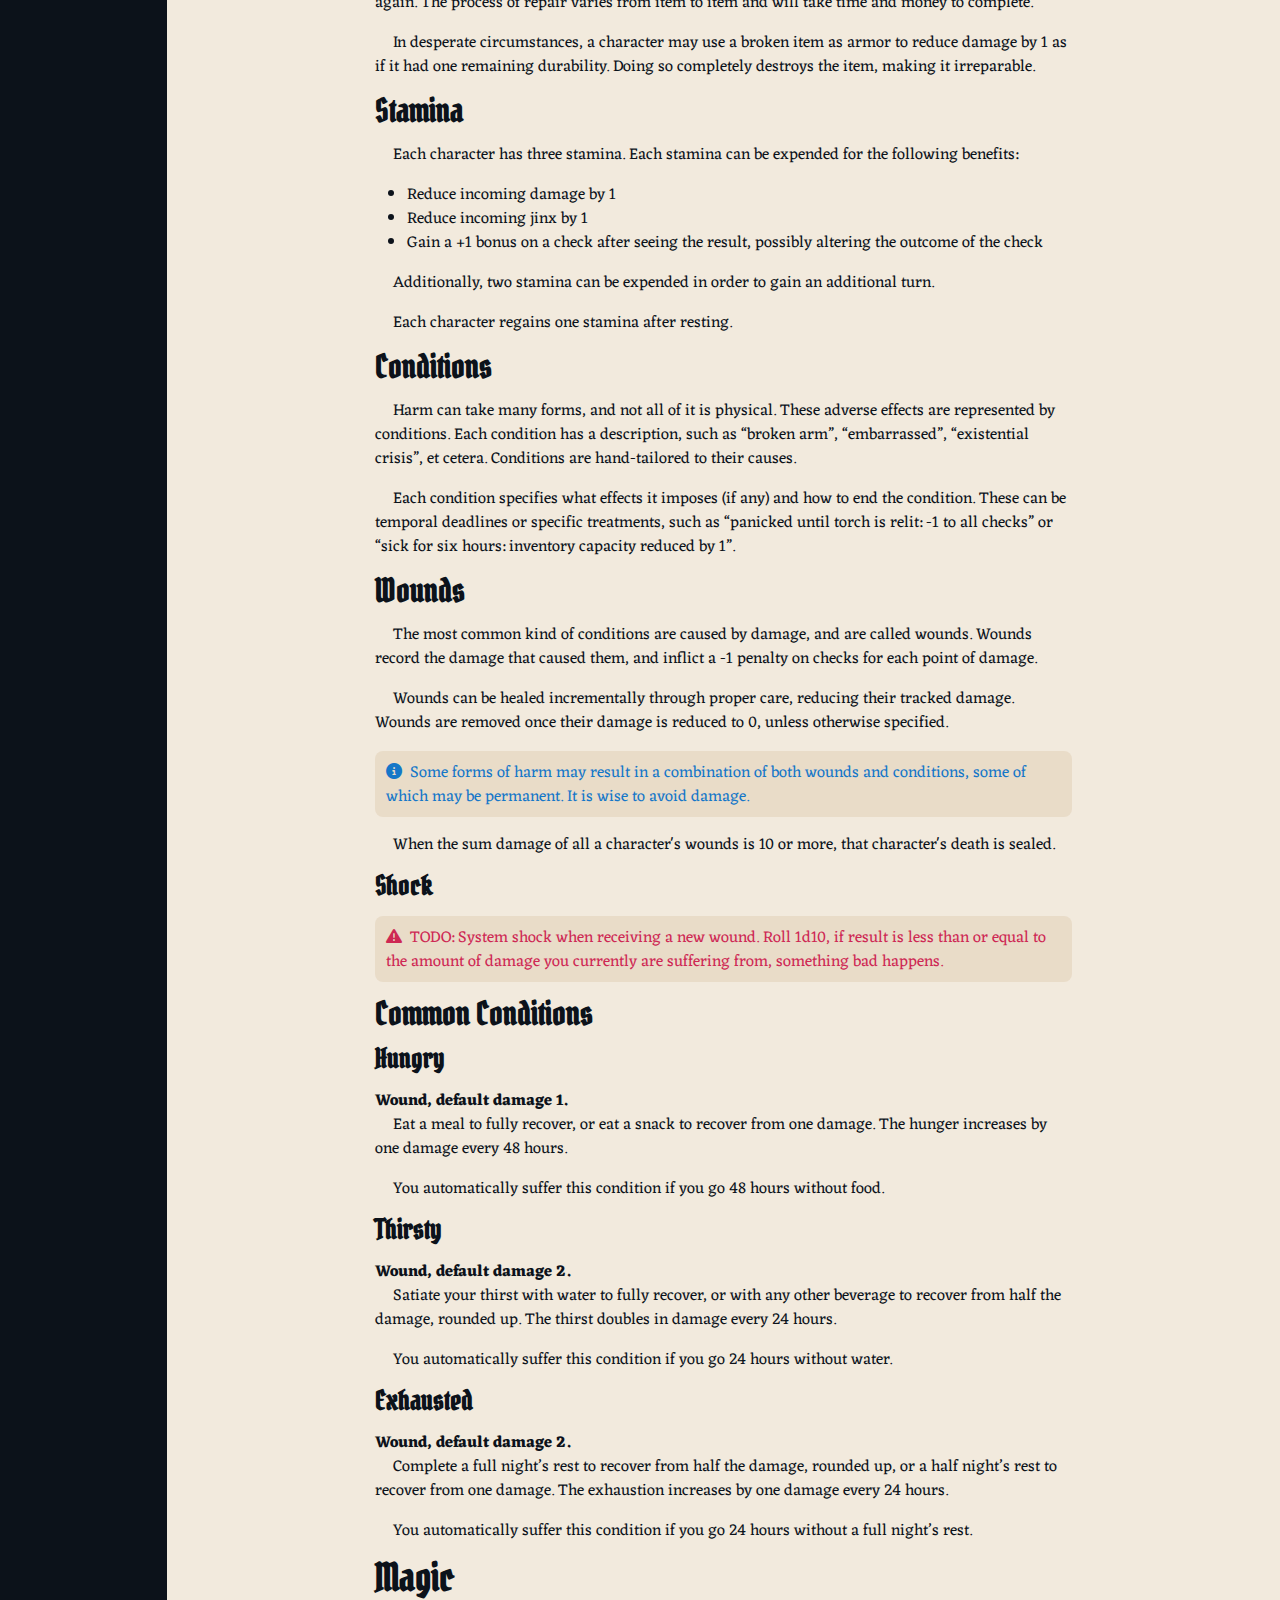
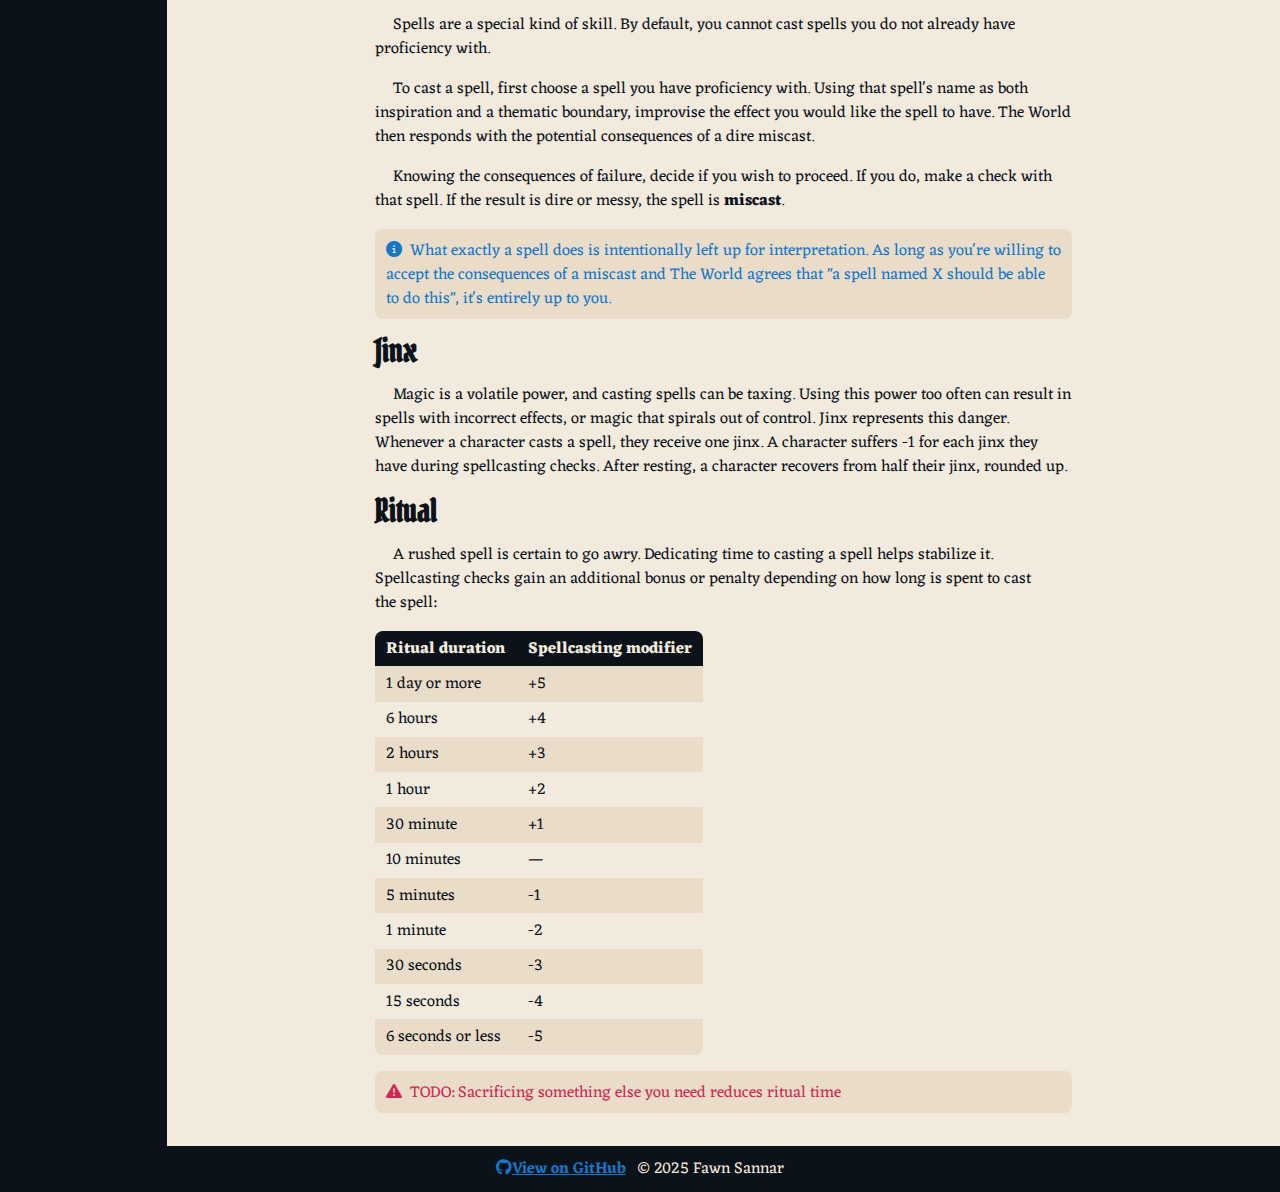
<file: p4/index.html>
<!DOCTYPE html>
<!-- 
Project: Project 4-Responsive Web Site-CSS Theme and Refactor
Name: Fawn Sannar
Submitted: Thu Mar 27 07:26:33 PM MDT 2025

I declare that the following source code was written by me, or provided by the instructor for this project. 
I understand that copying source code from any other source, providing source code to another student, or leaving my code on a public website constitutes cheating. 
I acknowledge that if I am found in violation of this policy this may result in a zero grade, a permanent record on file, and possibly immediate failure of the class.
-->
<html>
  <head>
    <title>Remedy</title>
    <link rel="shortcut icon" type="image/x-icon" href="img/favicon.ico">
    <!-- I made saffron.css too. It's available at https://github.com/rubiefawn/saffron -->
    <link rel="stylesheet" href="css/saffron.css">
    <link rel="stylesheet" href="css/main.css">
    <meta name="viewport" content="width=device-width,initial-scale=1.0">
    <script type="text/javascript" src="js/main.js" defer></script>
  </head>
  <body>
    <header>
      <h1 id="title"><img src="img/icon.svg" alt="Remedy logo">Remedy</h1>
      <input type=checkbox  class="fa fa-bars">
      <nav>
        <a href="#rules" class="nav-active"><h2>Rules</h2></a>
        <a href="#about"><h2>About</h2></a>
        <a href="#articles"><h2>Articles</h2></a>
        <a href="#videos"><h2>Videos</h2></a>
        <a href="#other"><h2>Other</h2></a>
        <button type="button" id="toggle-theme" class="fa fa-palette"></button>
      </nav>
    </header>
    <main>
      <section id="rules">
        <h1>Introduction</h1>
        <p>This game is not about mighty heroes or powerful wizards. It is about normal, fragile people who have found themselves entangled in the supernatural. Magic is unstable, chaotic, and mysterious. Injury is gruesome, death is frightening, and nobody knows what comes after. In this game, challenges are not solved through glorious heroism, but are overcome through careful planning and cunning solutions.</p>
        <aside>This game is incomplete and is intended for playtesting at the author's table. Have no expectations for game balance or suitability at your table.</aside>
        <h2>Philosophy</h2>
        <aside class="todo">TODO: Game design philosophy, guidelines for players</aside>
        <h1>Character Creation</h1>
        <p>First, choose a
          <strong>background</strong>. Your character's background dictates their existing skills and equipment.</p>
        <p>Second, select three
          <strong>traits</strong>. Your character's traits may be used for both good and ill. It is recommended to choose one trait that describes a physical characteristic, one that describes a personality characteristic, and one that describes an ideal or belief.</p>
        <p>Third, author three
          <strong>connections</strong>. Connections are people your character knows, and can call upon in a time of need. They may not be friendly. These connections start at +1 proficiency.</p>
        <h1>Checks</h1>
        <ol>
          <li>Select an appropriate skill to use for the check.</li>
          <li>Roll the d20. If invoking a trait, roll two d20s and keep the higher or lower result, depending on how the trait was invoked.</li>
          <li>Add the selected skill's proficiency.</li>
          <li>Apply penalties from wounds. If you are casting a spell, apply penalties from jinx, and bonuses/penalties from ritual.</li>
          <li>Determine the outcome of the check: 7 or less is a
            <strong>dire</strong>
            result, 8 to 16 is a
            <strong>messy</strong>
            result, and 17 or more is a
            <strong>stellar</strong>
            result.</li>
        </ol>
        <p>The result of the check dictates the narrative tone of the outcome. Something always happens when a check is made—whether that ‘something’ is in the players’ favor or not depends on the result.</p>
        <aside>The World may provide multiple outcomes for the player to choose from based off of the result of the check.</aside>
        <p>A stellar outcome is the best case scenario. This typically translates to success without complication, but depending on context, the best case scenario may not be success at all. Sometimes the best thing that could happen is to fail, and by doing so uncover a better way, or avoid complications later.</p>
        <p>A messy outcome is a double-edged sword. It could indicate success at a cost, or it could indicate failure with an unexpected benefit. Messy outcomes should always both help and hinder the players.</p>
        <p>A dire outcome is a setback. It does not necessarily have to indicate failure, but it does indicate trouble and complications. While dire outcomes should always hinder the players, it should always be interesting.</p>
        <h2>Natural 1 & 20</h2>
        <p>When making a check, if the natural result of the d20 roll is exactly 1, mark an additional experience on the skill used for the check, recover from all jinx, and all of your traits that have already been invoked to hinder regain the ability to do so.</p>
        <p>When making a check, if the natural result of the d20 roll is exactly 20, mark an additional experience on the skill used for the check, regain all stamina, and all of your traits that have already been invoked to help regain the ability to do so.</p>
        <aside>When rolling multiple d20s as the result of invoking a trait, consider only the kept result of the higher or lower d20, according to how the trait was invoked.</aside>
        <h2>Group Challenges</h2>
        <aside class="todo">TODO: Helping & group challenge rules</aside>
        <h1>Time</h1>
        <p>Gameplay is divided into
          <strong>rounds</strong>
          and
          <strong>turns</strong>
          in order to keep track of time and grant each player chances to take actions. The length of time a round represents is typically 30 minutes, or during action sequences, reduced to 6 seconds, but this is variable. The World is responsible for adjusting the length of rounds to fit the pace of the narrative.</p>
        <p>Each round, each character has three turns. A turn represents time equal to one third of a round. Characters can spend one or more turns to perform actions or activities that occupy that span of time. The World is responsible for making sure each player has had chances to spend their turns before proceeding to the next round.</p>
        <p>The number of turns any given action costs should be determined based on the amount of time those turns represent and a reasonable estimate for how much time that action takes.</p>
        <aside>Turns are a resource and are not required to be taken in any particular order.</aside>
        <h1>Skills</h1>
        <p>Characters can learn new skills and improve skills they already have some proficiency in. Whenever a skill is used as part of a check, if the result of that check is messy, that skill gains one experience. If the result is dire, that skill gains two experience instead. Once a skill has an amount of experience equal to 10 + that skill's current proficiency, reset that skill's experience and increase that skill's proficiency by 1.</p>
        <p>Learning a new skill is done in the same way; proficiency starts at +0 and increases to +1 once the required amount of experience has been gained.</p>
        <h2>Connections</h2>
        <p>Connections are a special kind of skill that represent relationships and history with people, positive or negative. When making a check as part of interaction with a non-player character, you may choose to apply any amount of experience gained from that check to your connection with that non-player character instead of the skill used for that check. Once a connection has a nonzero proficiency, it may be used in place of a skill when making check regarding that non-player character.</p>
        <h1>Inventory</h1>
        <p>Each character has five inventory slots. Each inventory slot represents carrying capacity equivalent to one of that character's hands; a handful of small items together only take up one slot, while large items take up two slots.</p>
        <p>Characters may also carry a bag, which has five additional inventory slots. Items stored in a bag take a few moments to retrieve and are not considered to be equipped. The bag itself does not occupy an inventory slot.</p>
        <aside class="todo">The intention behind such a small inventory is to force players to keep only the most important things. In doing so, they will not forget what items they have, and will utilize them fully. If five is found to be too restrictive after playtesting, amend this to seven or ten.</aside>
        <h1>Backgrounds</h1>
        <p>A background provides a list of skills to choose from. Choose one skill to start with +3 proficiency in, one skill to start with +2 proficiency in, and three more skills to start with +1 proficiency in. Backgrounds also provide starting equpiment.</p>
        <aside class="todo">TODO: List backgrounds. There should be as little overlap between these as possible, with the exception of certain "common" skills that should be available to each background. For inspiration, origin list from 2020 playtest: acolyte, agent, criminal, entertainer, farmer, laborer, merchant, noble, ranger, sailor, scholar, sentry. Also for inspiration, class list from the 2024 playtest: tinker, doctor, scout, diplomat.</aside>
        <h2>Template Background</h2>
        Brief description of the background goes here
        <h3>Starting Equipment</h3>
        <h3>Skills</h3>
        <ul>
          <li>Skills</li>
          <li>go</li>
          <li>here</li>
        </ul>
        <h1>Traits</h1>
        <p>Traits describe a character's nature, and can be leveraged for both good and ill during gameplay. Traits can represent aspects of a character's heritage, personality, constitution, or even the lasting corruption of magic.</p>
        <p>When a player makes a check, if their character has a trait that is relevant to that check, they may invoke that trait to either help or hinder themself. That player must describe how the trait is a help or a hinderance in that situation, then apply the following effects to their check, depending on how it was invoked:</p>
        <ul>
          <li>If the trait was invoked to help, roll two d20s and keep the higher result.</li>
          <li>If the trait was invoked to hinder, roll two d20s and keep the lower result, gain one additional experience on the skill used for the check (regardless of the outcome), and regain one stamina.</li>
        </ul>
        <p>Each trait can be invoked once to help and invoked once to hinder, and regains the ability to do so after resting.</p>
        <h1>Damage</h1>
        <h2>Attacking</h2>
        <p>Actions performed that would cause harm are called attacks. Attacks have a damage source and are generally performed with weapons, but traps, improvised weapons, and unarmed violence are all considered damage sources as well. Rules regarding weapons apply to all of these things.</p>
        <p>Attacks are successful by default. If the target of an attack is aware of it, they may spend one or more actions to hinder that attack by dodging, blocking, etc. When this occurs, for each action spent to hinder the attack by the target, the attacker must make a check. On a stellar result, the full weapon damage is dealt. On a messy result, half of the weapon damage is dealt. On a dire result, no damage is dealt at all.</p>
        <p>When making multiple checks for a single attack, consider only the lowest result when determining damage dealt.</p>
        <aside>When making multiple checks for a single attack, do not skip any of those checks, even if one of those result are dire; experience is still gained for each check separately.</aside>
        <h2>Weapons</h2>
        <p>Each weapon specifies the amount of damage it deals and any requirements for its use. Weapons may have range restrictions, measured using
          <strong>far</strong>,
          <strong>near</strong>, or
          <strong>intimate</strong>, take multiple turns to use, or material requirements such as fuel or ammunition.</p>
        <p>Each weapon must describe how it inflicts harm. This description is used to determine if armor is applicable.</p>
        <h2>Armor</h2>
        <p>Many items can act as armor, protecting a character from otherwise certain harm. Items that provide armor have a durability and a description of what kinds of harm they are effective against.</p>
        <p>If a character would suffer damage from a source that matches one of their items' armor description, they may expend one or more of that item's durability in order to reduce the damage by that much.</p>
        <p>Once an item reaches zero durability, it is broken and needs repairs before it can be safely used again. The process of repair varies from item to item and will take time and money to complete.</p>
        <p>In desperate circumstances, a character may use a broken item as armor to reduce damage by 1 as if it had one remaining durability. Doing so completely destroys the item, making it irreparable.</p>
        <h2>Stamina</h2>
        <p>Each character has three stamina. Each stamina can be expended for the following benefits:</p>
        <ul>
          <li>Reduce incoming damage by 1</li>
          <li>Reduce incoming jinx by 1</li>
          <li>Gain a +1 bonus on a check after seeing the result, possibly altering the outcome of the check</li>
        </ul>
        <p>Additionally, two stamina can be expended in order to gain an additional turn.</p>
        <p>Each character regains one stamina after resting.</p>
        <h2>Conditions</h2>
        <p>Harm can take many forms, and not all of it is physical. These adverse effects are represented by conditions. Each condition has a description, such as “broken arm”, “embarrassed”, “existential crisis”, et cetera. Conditions are hand-tailored to their causes.</p>
        <p>Each condition specifies what effects it imposes (if any) and how to end the condition. These can be temporal deadlines or specific treatments, such as “panicked until torch is relit: -1 to all checks” or “sick for six hours: inventory capacity reduced by 1”.</p>
        <h2>Wounds</h2>
        <p>The most common kind of conditions are caused by damage, and are called wounds. Wounds record the damage that caused them, and inflict a -1 penalty on checks for each point of damage.</p>
        <p>Wounds can be healed incrementally through proper care, reducing their tracked damage. Wounds are removed once their damage is reduced to 0, unless otherwise specified.</p>
        <aside>Some forms of harm may result in a combination of both wounds and conditions, some of which may be permanent. It is wise to avoid damage.</aside>
        <p>When the sum damage of all a character's wounds is 10 or more, that character's death is sealed.</p>
        <h3>Shock</h3>
        <aside class="todo">TODO: System shock when receiving a new wound. Roll 1d10, if result is less than or equal to the amount of damage you currently are suffering from, something bad happens.</aside>
        <h2>Common Conditions</h2>
        <h3>Hungry</h3>
        <strong>Wound, default damage 1.</strong>
        <p>Eat a meal to fully recover, or eat a snack to recover from one damage. The hunger increases by one damage every 48 hours.</p>
        <p>You automatically suffer this condition if you go 48 hours without food.</p>
        <h3>Thirsty</h3>
        <strong>Wound, default damage 2.</strong>
        <p>Satiate your thirst with water to fully recover, or with any other beverage to recover from half the damage, rounded up. The thirst doubles in damage every 24 hours.</p>
        <p>You automatically suffer this condition if you go 24 hours without water.</p>
        <h3>Exhausted</h3>
        <strong>Wound, default damage 2.</strong>
        <p>Complete a full night’s rest to recover from half the damage, rounded up, or a half night’s rest to recover from one damage. The exhaustion increases by one damage every 24 hours.</p>
        <p>You automatically suffer this condition if you go 24 hours without a full night’s rest.</p>
        <h1>Magic</h1>
        <p>Spells are a special kind of skill. By default, you cannot cast spells you do not already have proficiency with.</p>
        <p>To cast a spell, first choose a spell you have proficiency with. Using that spell's name as both inspiration and a thematic boundary, improvise the effect you would like the spell to have. The World then responds with the potential consequences of a dire miscast.</p>
        <p>Knowing the consequences of failure, decide if you wish to proceed. If you do, make a check with that spell. If the result is dire or messy, the spell is
          <strong>miscast</strong>.</p>
        <aside>What exactly a spell does is intentionally left up for interpretation. As long as you're willing to accept the consequences of a miscast and The World agrees that "a spell named X should be able to do this", it's entirely up to you.</aside>
        <h2>Jinx</h2>
        <p>Magic is a volatile power, and casting spells can be taxing. Using this power too often can result in spells with incorrect effects, or magic that spirals out of control. Jinx represents this danger. Whenever a character casts a spell, they receive one jinx. A character suffers -1 for each jinx they have during spellcasting checks. After resting, a character recovers from half their jinx, rounded up.</p>
        <h2>Ritual</h2>
        <p>A rushed spell is certain to go awry. Dedicating time to casting a spell helps stabilize it. Spellcasting checks gain an additional bonus or penalty depending on how long is spent to cast the spell:</p>
        <table>
          <thead>
            <tr><td>Ritual duration</td><td>Spellcasting modifier</td></tr>
          </thead>
          <tr><td>1 day or more</td><td>+5</td></tr>
          <tr><td>6 hours</td><td>+4</td></tr>
          <tr><td>2 hours</td><td>+3</td></tr>
          <tr><td>1 hour</td><td>+2</td></tr>
          <tr><td>30 minute</td><td>+1</td></tr>
          <tr><td>10 minutes</td><td>—</td></tr>
          <tr><td>5 minutes</td><td>-1</td></tr>
          <tr><td>1 minute</td><td>-2</td></tr>
          <tr><td>30 seconds</td><td>-3</td></tr>
          <tr><td>15 seconds</td><td>-4</td></tr>
          <tr><td>6 seconds or less</td><td>-5</td></tr>
        </table>
        <aside class="todo">TODO: Sacrificing something else you need reduces ritual time</aside>
      </section>
      <section id="about" hidden>
        <h1>About
          <i>Remedy</i></h1>
        <p><i>Remedy</i>
          started out as a
          <i>Dungeons & Dragons 5th Edition</i>
          hack back in 2018. I had played other table-top roleplaying games before (specifically,
          <i>Mouse Guard</i>
          and Fantasy Flight's
          <i>Star Wars</i>
          RPG), but had never connected with a game before like I had with
          <i>Dungeons & Dragons</i>. My friend was running a game, and making rather frustrating "homebrew" enemies, and I started making
          <i>Remedy</i>
          as a toolkit to help create more balanced homebrew content.</p>
        <p>That didn't work of course;
          <i>Dungeons & Dragons 5th Edition</i>
          is a deeply flawed game. I kept making changes to the game, and before I knew it, I had something that wasn't compatible with D&D at all. I decided to try to actually run a game with it.</p>
        <p>In 2020, I held my first playtest for
          <i>Remedy</i>. There was a lot wrong with it still, and a lot of it still reeked of a D&D 5e hack. I ran the playtest for about a year, and then took some time to explore other table-top roleplaying games to cleanse my palette.</p>
        <p>I went back to
          <i>Mouse Guard</i>
          and Fantasy Flight's
          <i>Star Wars</i>
          RPG. I read any rulebook I could get my hands on, just to see what kinds of rules existed. At a local game store, I stumbled across a print copy of
          <i>Liminal Horror</i>, which branded itself as a hack of
          <i>Cairn</i>. Soon after, I found
          <i>Maze Rats</i>, and later
          <i>Knave</i>. These were rules-lite systems, which placed the emphasis on players interacting with the environment first, rather than defaulting to a character sheet as a checklist of allowable actions. It was a breath of fresh air.</p>
        <p>After starting over and throwing together a new, smaller set of rules with the philosphy behind
          <i>Cairn</i>
          and
          <i>Knave</i>
          in mind, I started a second playtest. It was both a complete success and a total failure: between thirteen sessions, I only found myself needing to call for a dice roll three times. This made the playtest a failure, since the mechanics weren't meaningfully tested, but it was a success in running a game in a way that characters tried to interact with the narrative before interacting with the game rules.</p>
        <p>I hope to soon run a third playtest, this time utilizing the magic rules. I'm sure it will be a blast.</p>
      </section>
      <section id="articles" hidden>
        <h1>Articles</h1>
        <p>Below are some articles that have inspired me in how I run my own tabletop roleplaying games. Abbreviated excerpts are also provided:</p>
        <h2>Meguey Baker —
          <a href="https://lumpley.games/2021/12/30/ritual-in-game-design/">Ritual In Game Design</a></h2>
        <blockquote>
          <p>When we attempt to create games (or play them) with any consciousness about the real personal process, any desire to experience deep and possibly lasting insight or effect, we are, to some degree, performing ritual. If we neglect a portion of the ritual process, we run the risk of actual emotional damage. I’m not saying we can’t design and play games that challenge and push and pull, I’m saying if we are going to design and play such games, we need to do so consciously. There are clear steps and stages in ritual, and they form a container for the events within. Given a safe and trustworthy container, amazing things and astonishing play can happen.</p>
        </blockquote>
        <h2>pandatheist —
          <a href="https://boneboxchant.wordpress.com/2022/05/04/revisiting-the-nsr/">Revisiting the NSR</a></h2>
        <blockquote>
          <p>A Weird Setting – More palette than approach to play... an explicit pushback against “vanilla fantasy”.</p>
          <p>A Living World... In NSR games the players far more often play protagonists of this story than heroes of THE story. Sometimes they’re just the latest trespassers.</p>
          <p>Deadly... Monsters are dangerous because you should be avoiding them or talking with them.</p>
          <p>Emergent Narrative... The story isn’t in the book the GM buys, and it isn’t in the narrative the GM presents. The story is what the players do.</p>
          <p>External Interaction... In an [Into the Odd] game I would describe a room and players would tell me what they wanted to do in the fiction. At the point where there was a question about what could happen or what was possible, only then would we look to the rules.</p>
        </blockquote>
        <h2>Ms. Screwhead —
          <a href="https://wasitlikely.blogspot.com/2025/03/give-me-less.html">give me less</a></h2>
        <blockquote>
          <p>but really! you're only going to remember what you can hold in your hand, and you're only going to use what you remember.</p>
        </blockquote>
        <h2>Ruleofthule —
          <a href="https://primevalpatterns.substack.com/p/the-drawbacks-of-conventional-skill">The Drawbacks of Conventional Skill Systems</a></h2>
        <blockquote>
          <p>Rather than reasoning about outcomes through a concrete understanding of connected systems, they come to see skills as the endpoint of a black box process. If every problem we encounter ends up in a read-through of the skill list, we start to see the skill list as the solution to every problem and can only conceptualize problems in terms of their relation to skills. Hammer; nail.</p>
        </blockquote>
        <h2>Ruleofthule —
          <a href="https://primevalpatterns.substack.com/p/hierarchy-contrast-alignment">Hierarchy, Contrast, Alignment</a></h2>
        <blockquote>
          <p>A classless character system (that isn’t a distinctionless system) is really just a system with 10,000 classes. No one would present a system this way because the differences between the 10,000 classes are, on average, so small that they are barely perceptible. The distinctions are weak.</p>
        </blockquote>
      </section>
      <section id="videos" hidden>
        <h1>Videos</h1>
        <p>Below are some videos that have inspired me in how I run my own tabletop roleplaying games:</p>
        <h2>Ginni Di —
          <a href="https://youtu.be/UgDff35jtHw">The key to better D&amp;D? Roll less.</a></h2>
        <!-- <iframe width="560" height="315" src="https://www.youtube-nocookie.com/embed/UgDff35jtHw?si=7KKieI5E3Myk6gzg" title="YouTube video player" frameborder="0" allow="accelerometer; autoplay; clipboard-write; encrypted-media; gyroscope; picture-in-picture; web-share" referrerpolicy="strict-origin-when-cross-origin" allowfullscreen></iframe> -->
        <h2>Dungeon Craft —
          <a href="https://youtu.be/MABlOHYommI">Replace Hit Points!</a></h2>
        <!-- <iframe width="560" height="315" src="https://www.youtube-nocookie.com/embed/MABlOHYommI?si=eLL5RhQi91vYQtka" title="YouTube video player" frameborder="0" allow="accelerometer; autoplay; clipboard-write; encrypted-media; gyroscope; picture-in-picture; web-share" referrerpolicy="strict-origin-when-cross-origin" allowfullscreen></iframe> -->
        <h2>Matthew Colville —
          <a href="https://youtu.be/MABlOHYommI">Skill Challenges</a></h2>
        <!-- <iframe width="560" height="315" src="https://www.youtube-nocookie.com/embed/GvOeqDpkBm8?si=SdVGwxSLFBmIw0ms" title="YouTube video player" frameborder="0" allow="accelerometer; autoplay; clipboard-write; encrypted-media; gyroscope; picture-in-picture; web-share" referrerpolicy="strict-origin-when-cross-origin" allowfullscreen></iframe> -->
      </section>
      <section id="other" hidden>
        <h1>Other Inspiration</h1>
        <p>Below are other games that have inspired me in how I run my own tabletop roleplaying games:</p>
        <h2>Yochai Gal —
          <a href="https://cairnrpg.com/second-edition/">Cairn, Second Edition</a></h2>
        <figure>
          <img src="img/cairn.svg" alt="Cairn 2e logo" class="logo">
          <figcaption>Fig. 1 - Cairn 2e logo</figcaption>
        </figure>
        <blockquote>
          <p>Cairn is an adventure game about exploring a dark and mysterious Wood filled with strange folk, hidden treasure, and unspeakable monstrosities. Character generation is quick and random, adventures are tense and reward careful exploration, and combat is frantic and deadly.</p>
        </blockquote>
        <h2>Ben Milton —
          <a href="https://questingblog.com/knave-2e/">Knave, Second Edition</a></h2>
        <figure>
          <img src="img/knave2.png" alt="Knave 2e logo" class="logo">
          <figcaption>Fig. 2 - Knave 2e logo</figcaption>
        </figure>
        <blockquote>
          <p>Knave 2e is an exploration-driven fantasy RPG and worldbuilding toolkit, inspired by the best elements of the Old-School DnD movement.</p>
        </blockquote>
      </section>
    </main>
    <footer>
      <a href="https://github.com/rubiefawn-edu/cs2550"><i class="fa-brands fa-github me:zs"></i>View on GitHub</a>
       &copy; 2025 Fawn Sannar
    </footer>
  </body>
</html>
</file>
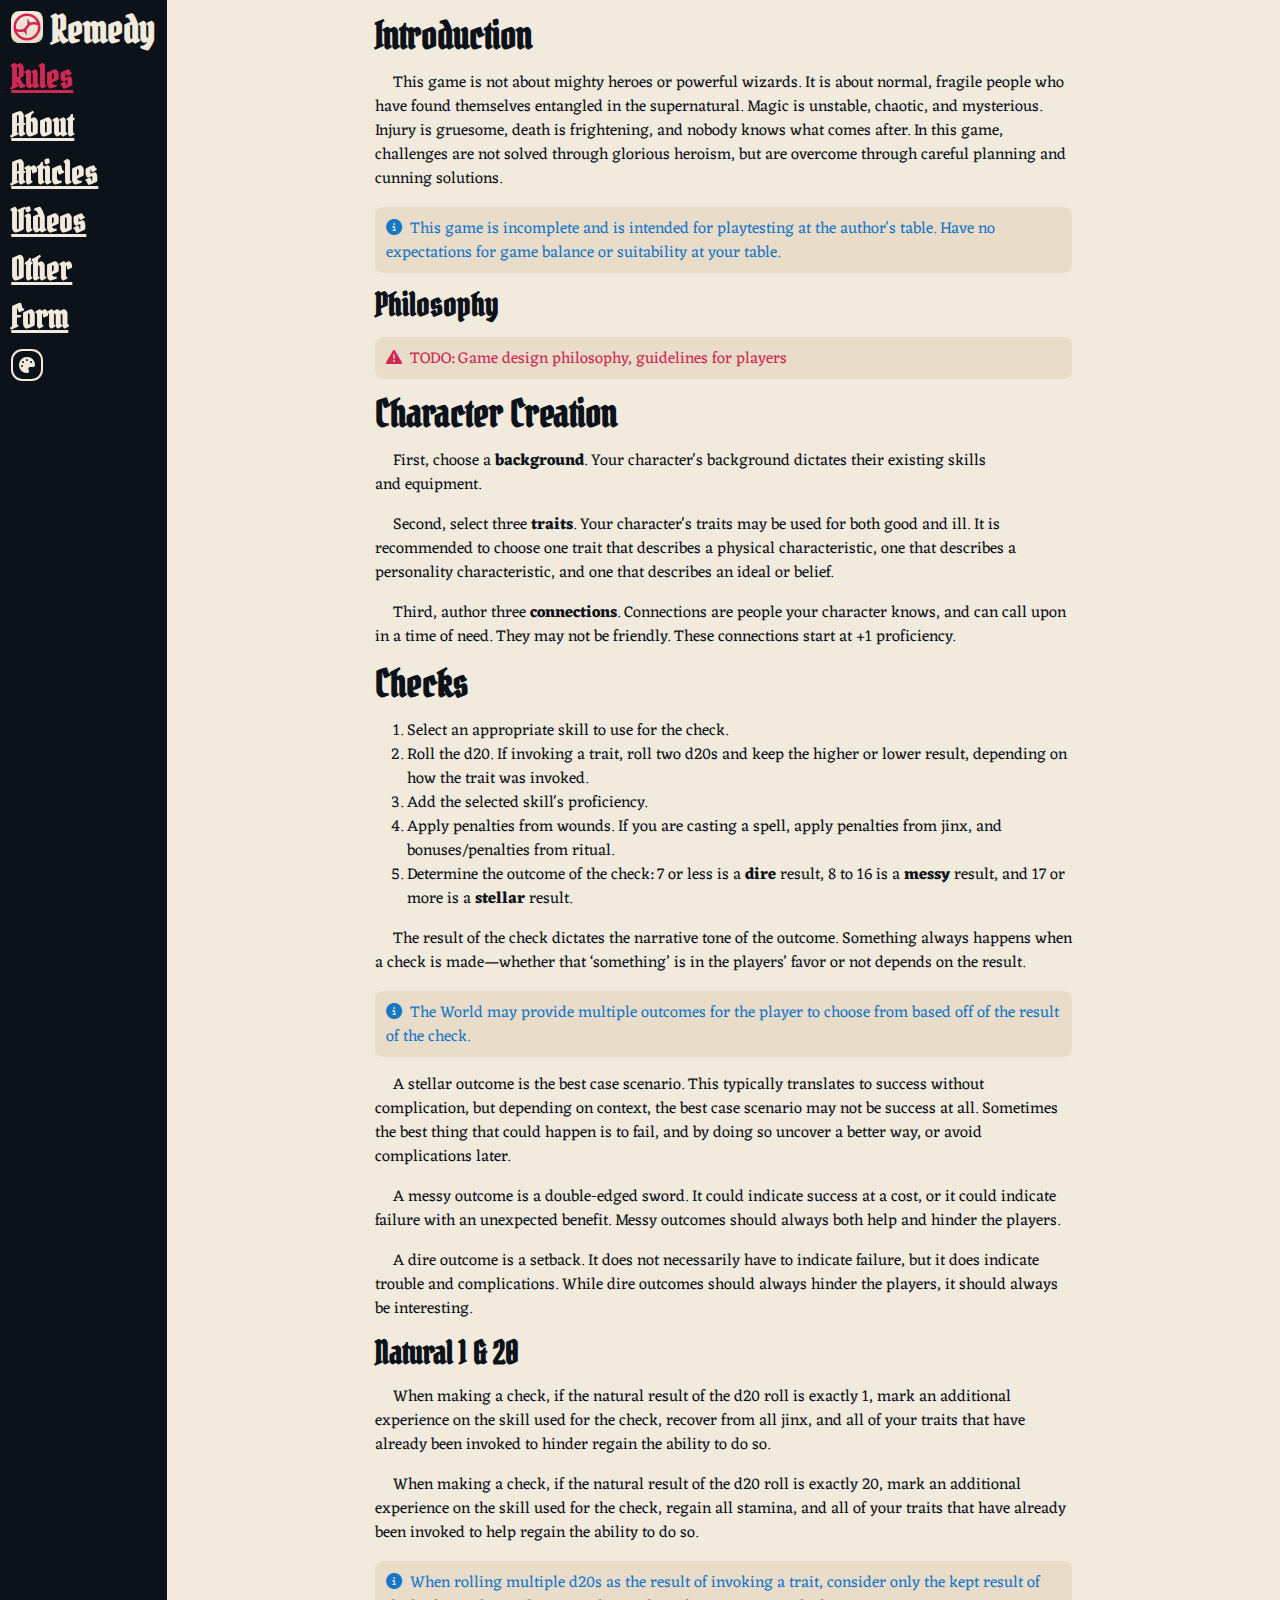
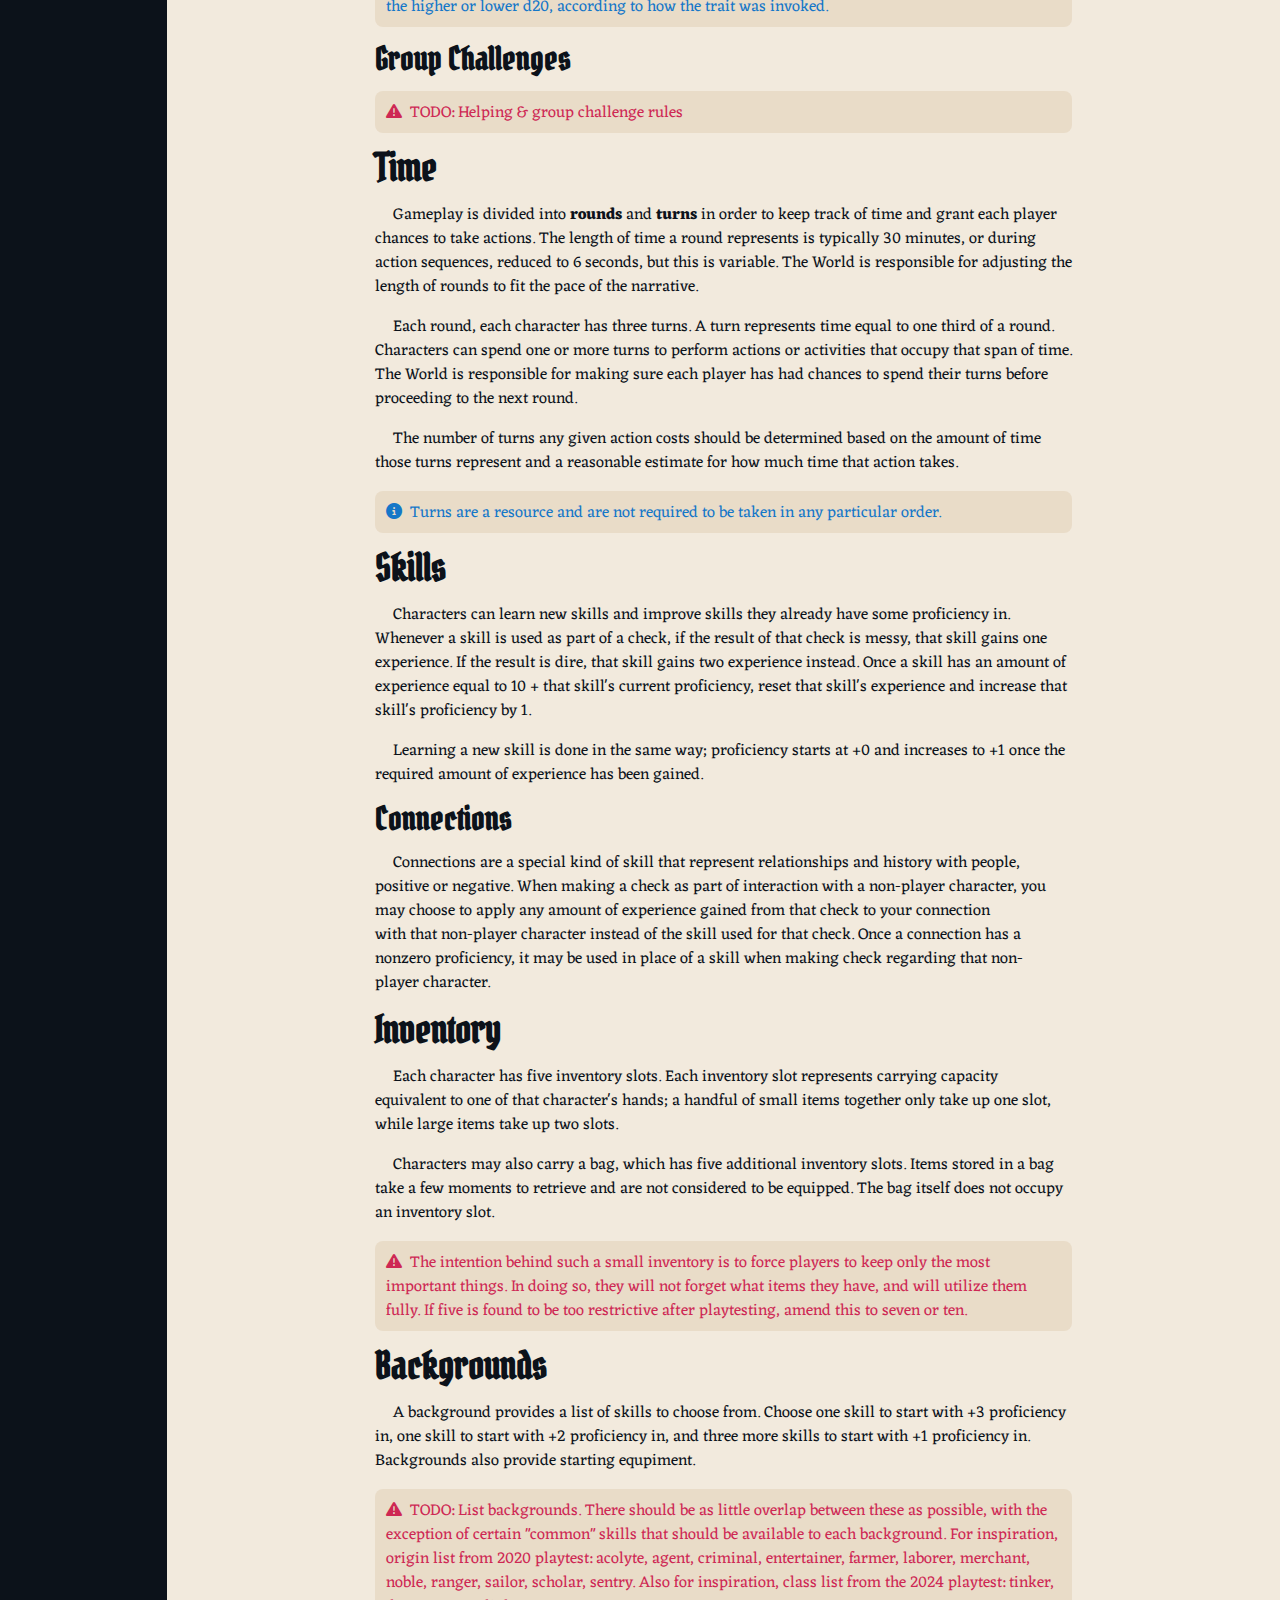
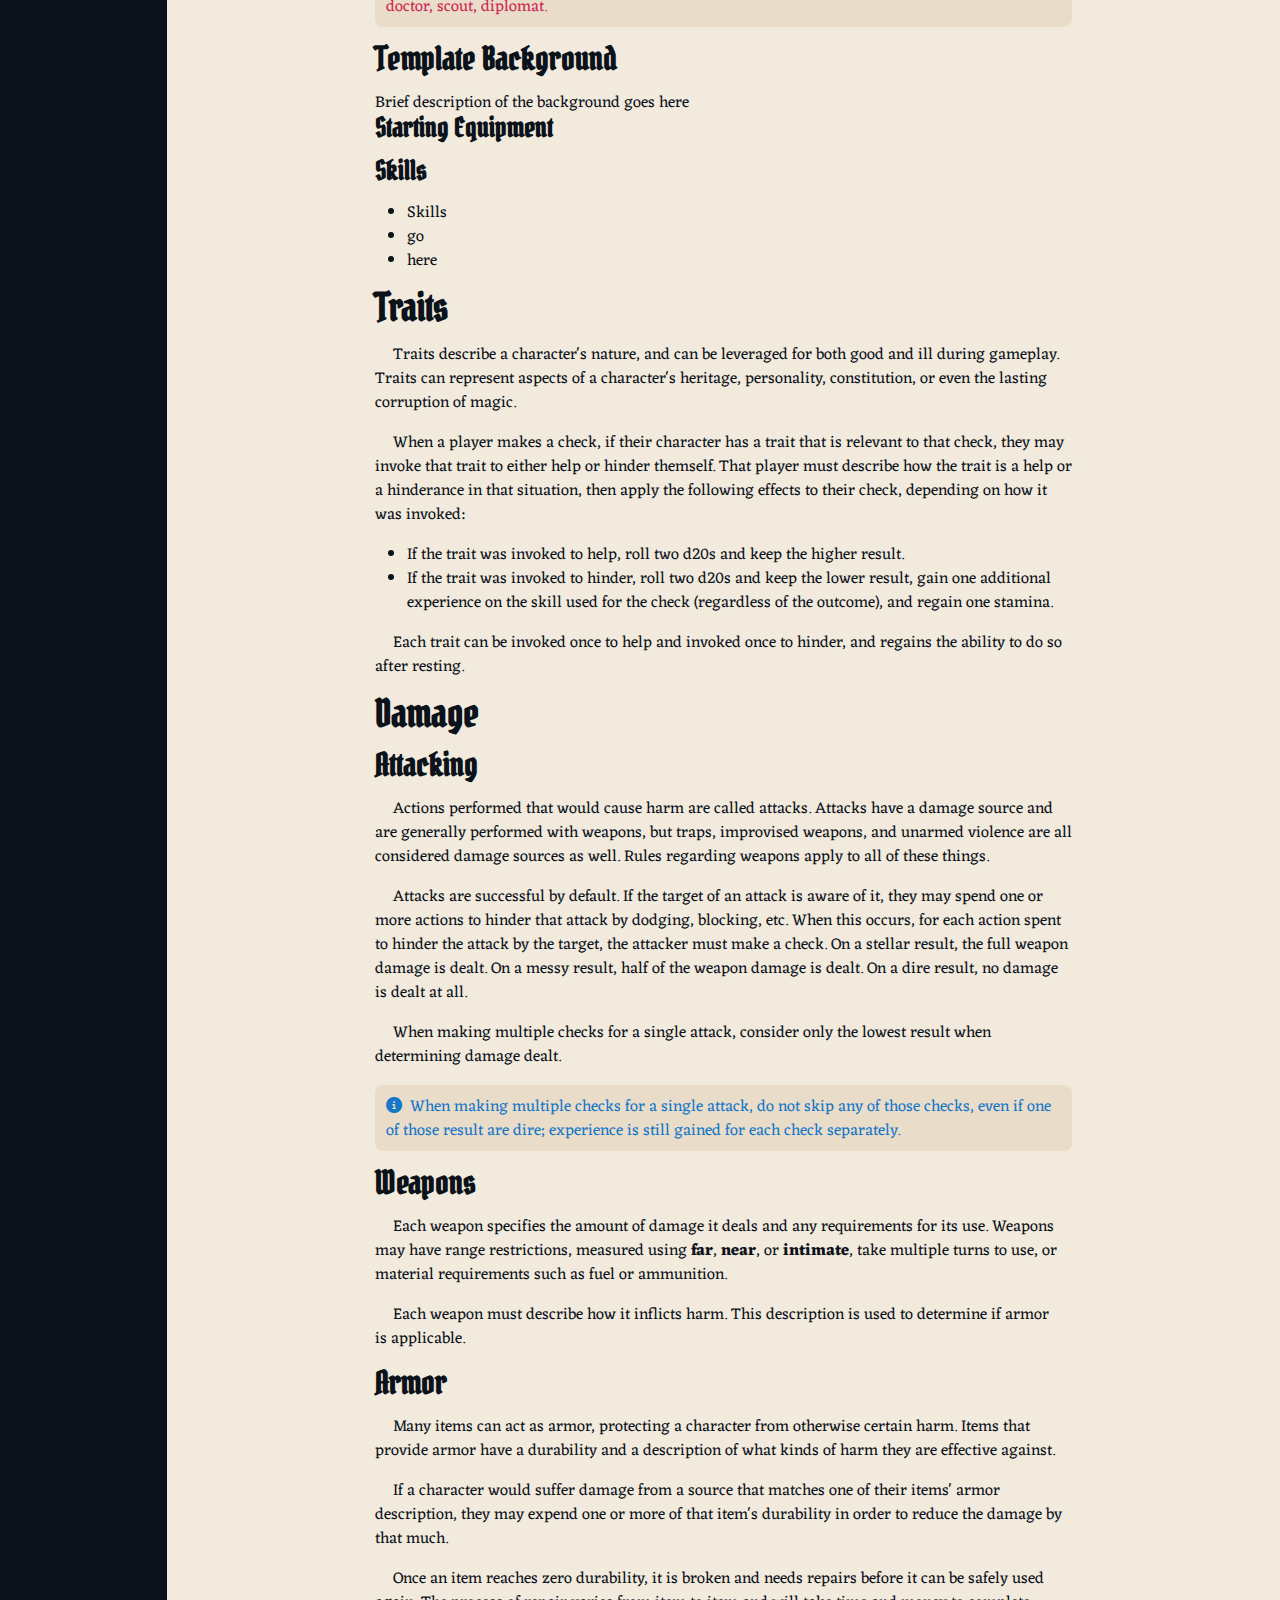
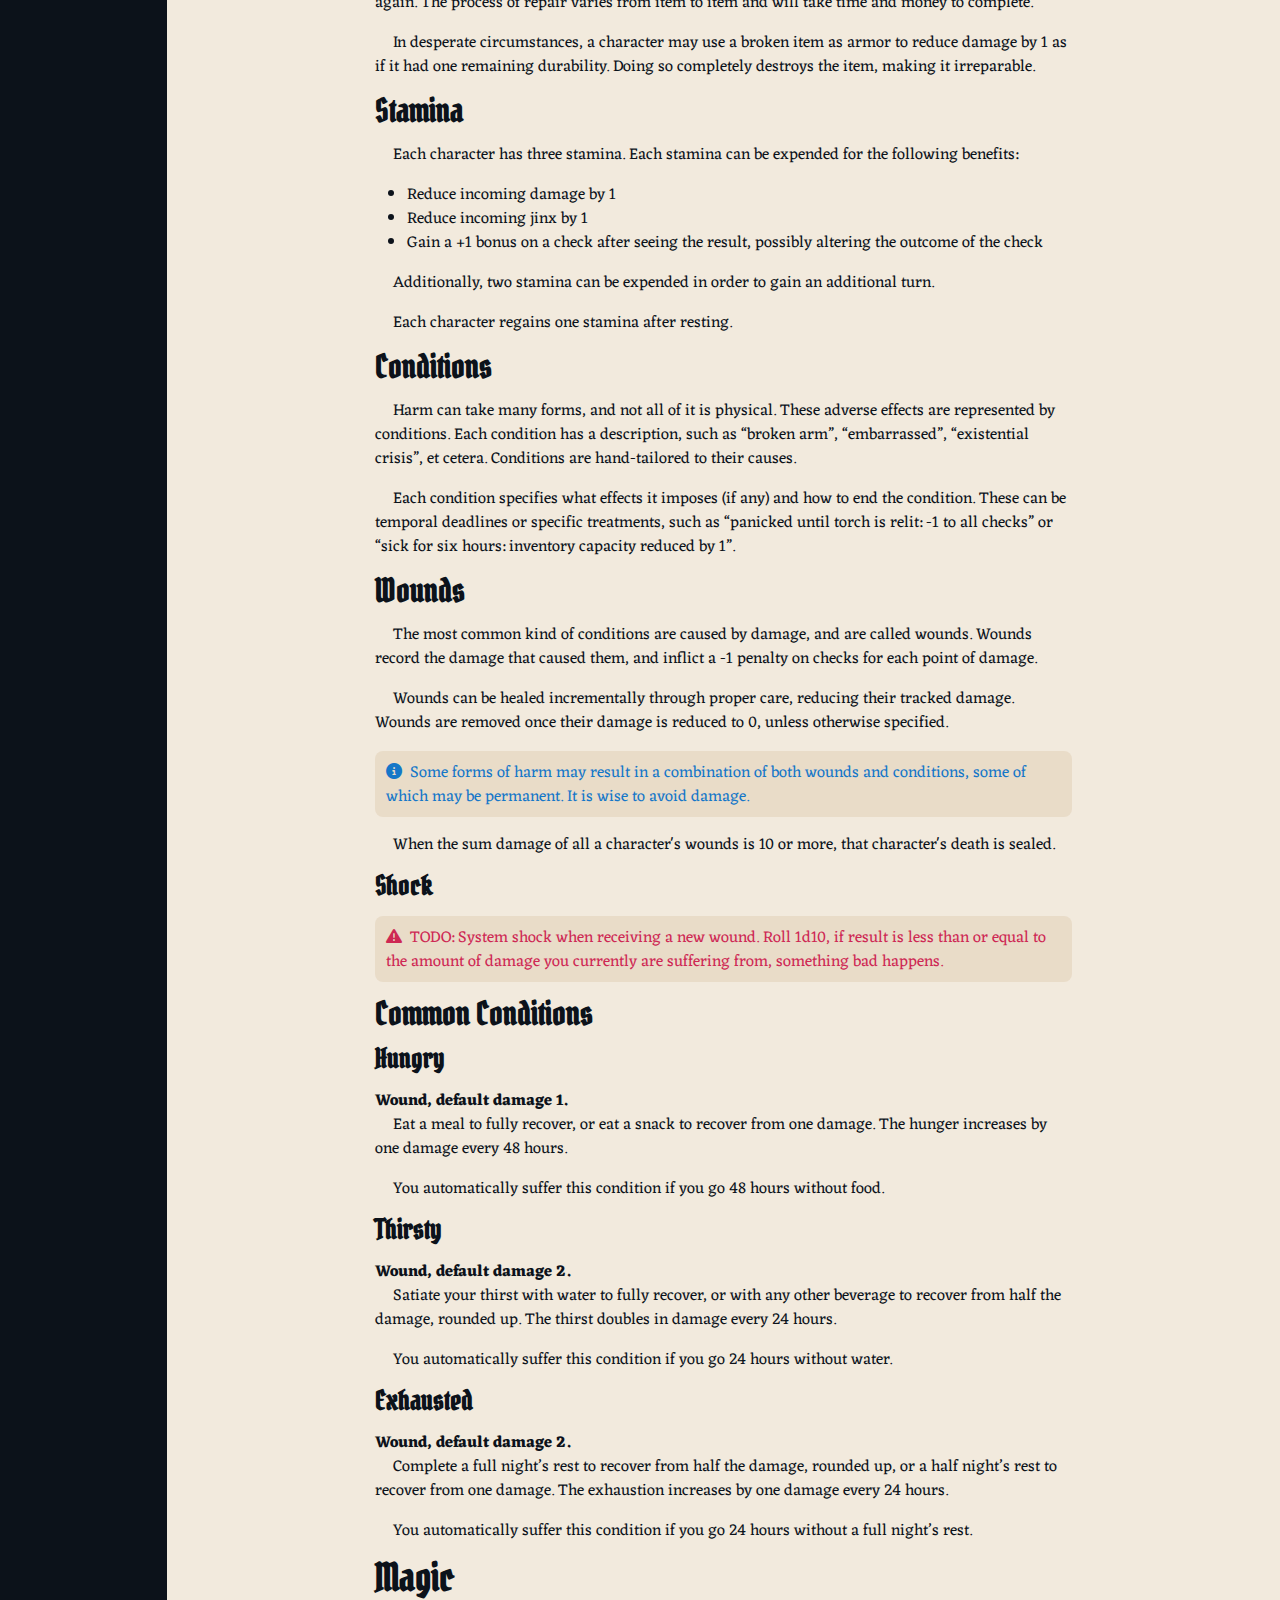
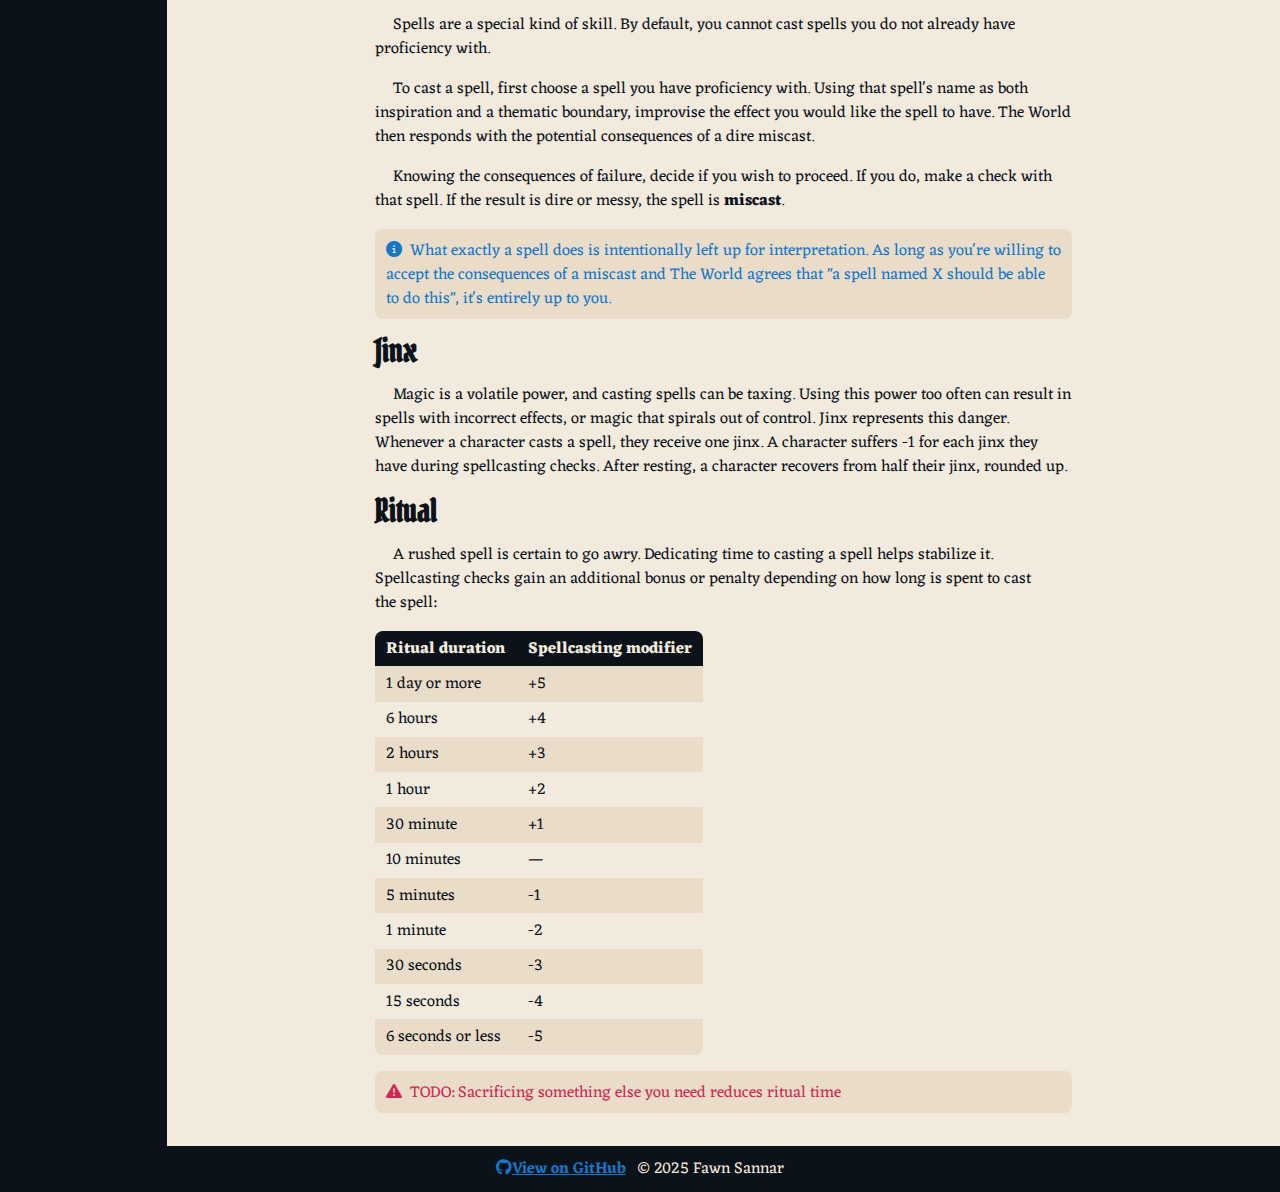
<file: p5/index.html>
<!DOCTYPE html>
<!-- 
Project: Project 5-Personal Web Site-Visitor Form Validation-Refactor JS
Name: Fawn Sannar
Submitted: Fri, 18 Apr 2025 21:03:54 -0600

I declare that the following source code was written by me, or provided by the instructor for this project. 
I understand that copying source code from any other source, providing source code to another student, or leaving my code on a public website constitutes cheating. 
I acknowledge that if I am found in violation of this policy this may result in a zero grade, a permanent record on file, and possibly immediate failure of the class.
-->
<html>
  <head>
    <title>Remedy</title>
    <link rel="shortcut icon" type="image/x-icon" href="img/favicon.ico">
    <!-- I made saffron.css too. It's available at https://github.com/rubiefawn/saffron -->
    <link rel="stylesheet" href="css/saffron.css">
    <link rel="stylesheet" href="css/main.css">
    <meta name="viewport" content="width=device-width,initial-scale=1.0">
    <script type="text/javascript" src="js/validation.js"></script>
    <script type="text/javascript" src="js/main.js" defer></script>
  </head>
  <body>
    <header>
      <h1 id="title"><img src="img/icon.svg" alt="Remedy logo">Remedy</h1>
      <input id="expand-navbar" type="checkbox" class="fa fa-bars">
      <nav>
        <a href="#rules" class="nav-active"><h2>Rules</h2></a>
        <a href="#about"><h2>About</h2></a>
        <a href="#articles"><h2>Articles</h2></a>
        <a href="#videos"><h2>Videos</h2></a>
        <a href="#other"><h2>Other</h2></a>
        <a href="#visitor-form"><h2>Form</h2></a>
        <button type="button" id="toggle-theme" class="fa fa-palette btn-small"></button>
      </nav>
    </header>
    <main>
      <section id="rules">
        <h1>Introduction</h1>
        <p>This game is not about mighty heroes or powerful wizards. It is about normal, fragile people who have found themselves entangled in the supernatural. Magic is unstable, chaotic, and mysterious. Injury is gruesome, death is frightening, and nobody knows what comes after. In this game, challenges are not solved through glorious heroism, but are overcome through careful planning and cunning solutions.</p>
        <aside>This game is incomplete and is intended for playtesting at the author's table. Have no expectations for game balance or suitability at your table.</aside>
        <h2>Philosophy</h2>
        <aside class="todo">TODO: Game design philosophy, guidelines for players</aside>
        <h1>Character Creation</h1>
        <p>First, choose a
          <strong>background</strong>. Your character's background dictates their existing skills and equipment.</p>
        <p>Second, select three
          <strong>traits</strong>. Your character's traits may be used for both good and ill. It is recommended to choose one trait that describes a physical characteristic, one that describes a personality characteristic, and one that describes an ideal or belief.</p>
        <p>Third, author three
          <strong>connections</strong>. Connections are people your character knows, and can call upon in a time of need. They may not be friendly. These connections start at +1 proficiency.</p>
        <h1>Checks</h1>
        <ol>
          <li>Select an appropriate skill to use for the check.</li>
          <li>Roll the d20. If invoking a trait, roll two d20s and keep the higher or lower result, depending on how the trait was invoked.</li>
          <li>Add the selected skill's proficiency.</li>
          <li>Apply penalties from wounds. If you are casting a spell, apply penalties from jinx, and bonuses/penalties from ritual.</li>
          <li>Determine the outcome of the check: 7 or less is a
            <strong>dire</strong>
            result, 8 to 16 is a
            <strong>messy</strong>
            result, and 17 or more is a
            <strong>stellar</strong>
            result.</li>
        </ol>
        <p>The result of the check dictates the narrative tone of the outcome. Something always happens when a check is made—whether that ‘something’ is in the players’ favor or not depends on the result.</p>
        <aside>The World may provide multiple outcomes for the player to choose from based off of the result of the check.</aside>
        <p>A stellar outcome is the best case scenario. This typically translates to success without complication, but depending on context, the best case scenario may not be success at all. Sometimes the best thing that could happen is to fail, and by doing so uncover a better way, or avoid complications later.</p>
        <p>A messy outcome is a double-edged sword. It could indicate success at a cost, or it could indicate failure with an unexpected benefit. Messy outcomes should always both help and hinder the players.</p>
        <p>A dire outcome is a setback. It does not necessarily have to indicate failure, but it does indicate trouble and complications. While dire outcomes should always hinder the players, it should always be interesting.</p>
        <h2>Natural 1 & 20</h2>
        <p>When making a check, if the natural result of the d20 roll is exactly 1, mark an additional experience on the skill used for the check, recover from all jinx, and all of your traits that have already been invoked to hinder regain the ability to do so.</p>
        <p>When making a check, if the natural result of the d20 roll is exactly 20, mark an additional experience on the skill used for the check, regain all stamina, and all of your traits that have already been invoked to help regain the ability to do so.</p>
        <aside>When rolling multiple d20s as the result of invoking a trait, consider only the kept result of the higher or lower d20, according to how the trait was invoked.</aside>
        <h2>Group Challenges</h2>
        <aside class="todo">TODO: Helping & group challenge rules</aside>
        <h1>Time</h1>
        <p>Gameplay is divided into
          <strong>rounds</strong>
          and
          <strong>turns</strong>
          in order to keep track of time and grant each player chances to take actions. The length of time a round represents is typically 30 minutes, or during action sequences, reduced to 6 seconds, but this is variable. The World is responsible for adjusting the length of rounds to fit the pace of the narrative.</p>
        <p>Each round, each character has three turns. A turn represents time equal to one third of a round. Characters can spend one or more turns to perform actions or activities that occupy that span of time. The World is responsible for making sure each player has had chances to spend their turns before proceeding to the next round.</p>
        <p>The number of turns any given action costs should be determined based on the amount of time those turns represent and a reasonable estimate for how much time that action takes.</p>
        <aside>Turns are a resource and are not required to be taken in any particular order.</aside>
        <h1>Skills</h1>
        <p>Characters can learn new skills and improve skills they already have some proficiency in. Whenever a skill is used as part of a check, if the result of that check is messy, that skill gains one experience. If the result is dire, that skill gains two experience instead. Once a skill has an amount of experience equal to 10 + that skill's current proficiency, reset that skill's experience and increase that skill's proficiency by 1.</p>
        <p>Learning a new skill is done in the same way; proficiency starts at +0 and increases to +1 once the required amount of experience has been gained.</p>
        <h2>Connections</h2>
        <p>Connections are a special kind of skill that represent relationships and history with people, positive or negative. When making a check as part of interaction with a non-player character, you may choose to apply any amount of experience gained from that check to your connection with that non-player character instead of the skill used for that check. Once a connection has a nonzero proficiency, it may be used in place of a skill when making check regarding that non-player character.</p>
        <h1>Inventory</h1>
        <p>Each character has five inventory slots. Each inventory slot represents carrying capacity equivalent to one of that character's hands; a handful of small items together only take up one slot, while large items take up two slots.</p>
        <p>Characters may also carry a bag, which has five additional inventory slots. Items stored in a bag take a few moments to retrieve and are not considered to be equipped. The bag itself does not occupy an inventory slot.</p>
        <aside class="todo">The intention behind such a small inventory is to force players to keep only the most important things. In doing so, they will not forget what items they have, and will utilize them fully. If five is found to be too restrictive after playtesting, amend this to seven or ten.</aside>
        <h1>Backgrounds</h1>
        <p>A background provides a list of skills to choose from. Choose one skill to start with +3 proficiency in, one skill to start with +2 proficiency in, and three more skills to start with +1 proficiency in. Backgrounds also provide starting equpiment.</p>
        <aside class="todo">TODO: List backgrounds. There should be as little overlap between these as possible, with the exception of certain "common" skills that should be available to each background. For inspiration, origin list from 2020 playtest: acolyte, agent, criminal, entertainer, farmer, laborer, merchant, noble, ranger, sailor, scholar, sentry. Also for inspiration, class list from the 2024 playtest: tinker, doctor, scout, diplomat.</aside>
        <h2>Template Background</h2>
        Brief description of the background goes here
        <h3>Starting Equipment</h3>
        <h3>Skills</h3>
        <ul>
          <li>Skills</li>
          <li>go</li>
          <li>here</li>
        </ul>
        <h1>Traits</h1>
        <p>Traits describe a character's nature, and can be leveraged for both good and ill during gameplay. Traits can represent aspects of a character's heritage, personality, constitution, or even the lasting corruption of magic.</p>
        <p>When a player makes a check, if their character has a trait that is relevant to that check, they may invoke that trait to either help or hinder themself. That player must describe how the trait is a help or a hinderance in that situation, then apply the following effects to their check, depending on how it was invoked:</p>
        <ul>
          <li>If the trait was invoked to help, roll two d20s and keep the higher result.</li>
          <li>If the trait was invoked to hinder, roll two d20s and keep the lower result, gain one additional experience on the skill used for the check (regardless of the outcome), and regain one stamina.</li>
        </ul>
        <p>Each trait can be invoked once to help and invoked once to hinder, and regains the ability to do so after resting.</p>
        <h1>Damage</h1>
        <h2>Attacking</h2>
        <p>Actions performed that would cause harm are called attacks. Attacks have a damage source and are generally performed with weapons, but traps, improvised weapons, and unarmed violence are all considered damage sources as well. Rules regarding weapons apply to all of these things.</p>
        <p>Attacks are successful by default. If the target of an attack is aware of it, they may spend one or more actions to hinder that attack by dodging, blocking, etc. When this occurs, for each action spent to hinder the attack by the target, the attacker must make a check. On a stellar result, the full weapon damage is dealt. On a messy result, half of the weapon damage is dealt. On a dire result, no damage is dealt at all.</p>
        <p>When making multiple checks for a single attack, consider only the lowest result when determining damage dealt.</p>
        <aside>When making multiple checks for a single attack, do not skip any of those checks, even if one of those result are dire; experience is still gained for each check separately.</aside>
        <h2>Weapons</h2>
        <p>Each weapon specifies the amount of damage it deals and any requirements for its use. Weapons may have range restrictions, measured using
          <strong>far</strong>,
          <strong>near</strong>, or
          <strong>intimate</strong>, take multiple turns to use, or material requirements such as fuel or ammunition.</p>
        <p>Each weapon must describe how it inflicts harm. This description is used to determine if armor is applicable.</p>
        <h2>Armor</h2>
        <p>Many items can act as armor, protecting a character from otherwise certain harm. Items that provide armor have a durability and a description of what kinds of harm they are effective against.</p>
        <p>If a character would suffer damage from a source that matches one of their items' armor description, they may expend one or more of that item's durability in order to reduce the damage by that much.</p>
        <p>Once an item reaches zero durability, it is broken and needs repairs before it can be safely used again. The process of repair varies from item to item and will take time and money to complete.</p>
        <p>In desperate circumstances, a character may use a broken item as armor to reduce damage by 1 as if it had one remaining durability. Doing so completely destroys the item, making it irreparable.</p>
        <h2>Stamina</h2>
        <p>Each character has three stamina. Each stamina can be expended for the following benefits:</p>
        <ul>
          <li>Reduce incoming damage by 1</li>
          <li>Reduce incoming jinx by 1</li>
          <li>Gain a +1 bonus on a check after seeing the result, possibly altering the outcome of the check</li>
        </ul>
        <p>Additionally, two stamina can be expended in order to gain an additional turn.</p>
        <p>Each character regains one stamina after resting.</p>
        <h2>Conditions</h2>
        <p>Harm can take many forms, and not all of it is physical. These adverse effects are represented by conditions. Each condition has a description, such as “broken arm”, “embarrassed”, “existential crisis”, et cetera. Conditions are hand-tailored to their causes.</p>
        <p>Each condition specifies what effects it imposes (if any) and how to end the condition. These can be temporal deadlines or specific treatments, such as “panicked until torch is relit: -1 to all checks” or “sick for six hours: inventory capacity reduced by 1”.</p>
        <h2>Wounds</h2>
        <p>The most common kind of conditions are caused by damage, and are called wounds. Wounds record the damage that caused them, and inflict a -1 penalty on checks for each point of damage.</p>
        <p>Wounds can be healed incrementally through proper care, reducing their tracked damage. Wounds are removed once their damage is reduced to 0, unless otherwise specified.</p>
        <aside>Some forms of harm may result in a combination of both wounds and conditions, some of which may be permanent. It is wise to avoid damage.</aside>
        <p>When the sum damage of all a character's wounds is 10 or more, that character's death is sealed.</p>
        <h3>Shock</h3>
        <aside class="todo">TODO: System shock when receiving a new wound. Roll 1d10, if result is less than or equal to the amount of damage you currently are suffering from, something bad happens.</aside>
        <h2>Common Conditions</h2>
        <h3>Hungry</h3>
        <strong>Wound, default damage 1.</strong>
        <p>Eat a meal to fully recover, or eat a snack to recover from one damage. The hunger increases by one damage every 48 hours.</p>
        <p>You automatically suffer this condition if you go 48 hours without food.</p>
        <h3>Thirsty</h3>
        <strong>Wound, default damage 2.</strong>
        <p>Satiate your thirst with water to fully recover, or with any other beverage to recover from half the damage, rounded up. The thirst doubles in damage every 24 hours.</p>
        <p>You automatically suffer this condition if you go 24 hours without water.</p>
        <h3>Exhausted</h3>
        <strong>Wound, default damage 2.</strong>
        <p>Complete a full night’s rest to recover from half the damage, rounded up, or a half night’s rest to recover from one damage. The exhaustion increases by one damage every 24 hours.</p>
        <p>You automatically suffer this condition if you go 24 hours without a full night’s rest.</p>
        <h1>Magic</h1>
        <p>Spells are a special kind of skill. By default, you cannot cast spells you do not already have proficiency with.</p>
        <p>To cast a spell, first choose a spell you have proficiency with. Using that spell's name as both inspiration and a thematic boundary, improvise the effect you would like the spell to have. The World then responds with the potential consequences of a dire miscast.</p>
        <p>Knowing the consequences of failure, decide if you wish to proceed. If you do, make a check with that spell. If the result is dire or messy, the spell is
          <strong>miscast</strong>.</p>
        <aside>What exactly a spell does is intentionally left up for interpretation. As long as you're willing to accept the consequences of a miscast and The World agrees that "a spell named X should be able to do this", it's entirely up to you.</aside>
        <h2>Jinx</h2>
        <p>Magic is a volatile power, and casting spells can be taxing. Using this power too often can result in spells with incorrect effects, or magic that spirals out of control. Jinx represents this danger. Whenever a character casts a spell, they receive one jinx. A character suffers -1 for each jinx they have during spellcasting checks. After resting, a character recovers from half their jinx, rounded up.</p>
        <h2>Ritual</h2>
        <p>A rushed spell is certain to go awry. Dedicating time to casting a spell helps stabilize it. Spellcasting checks gain an additional bonus or penalty depending on how long is spent to cast the spell:</p>
        <table>
          <thead>
            <tr><td>Ritual duration</td><td>Spellcasting modifier</td></tr>
          </thead>
          <tr><td>1 day or more</td><td>+5</td></tr>
          <tr><td>6 hours</td><td>+4</td></tr>
          <tr><td>2 hours</td><td>+3</td></tr>
          <tr><td>1 hour</td><td>+2</td></tr>
          <tr><td>30 minute</td><td>+1</td></tr>
          <tr><td>10 minutes</td><td>—</td></tr>
          <tr><td>5 minutes</td><td>-1</td></tr>
          <tr><td>1 minute</td><td>-2</td></tr>
          <tr><td>30 seconds</td><td>-3</td></tr>
          <tr><td>15 seconds</td><td>-4</td></tr>
          <tr><td>6 seconds or less</td><td>-5</td></tr>
        </table>
        <aside class="todo">TODO: Sacrificing something else you need reduces ritual time</aside>
      </section>
      <section id="about" hidden>
        <h1>About
          <i>Remedy</i></h1>
        <p><i>Remedy</i>
          started out as a
          <i>Dungeons & Dragons 5th Edition</i>
          hack back in 2018. I had played other table-top roleplaying games before (specifically,
          <i>Mouse Guard</i>
          and Fantasy Flight's
          <i>Star Wars</i>
          RPG), but had never connected with a game before like I had with
          <i>Dungeons & Dragons</i>. My friend was running a game, and making rather frustrating "homebrew" enemies, and I started making
          <i>Remedy</i>
          as a toolkit to help create more balanced homebrew content.</p>
        <p>That didn't work of course;
          <i>Dungeons & Dragons 5th Edition</i>
          is a deeply flawed game. I kept making changes to the game, and before I knew it, I had something that wasn't compatible with D&D at all. I decided to try to actually run a game with it.</p>
        <p>In 2020, I held my first playtest for
          <i>Remedy</i>. There was a lot wrong with it still, and a lot of it still reeked of a D&D 5e hack. I ran the playtest for about a year, and then took some time to explore other table-top roleplaying games to cleanse my palette.</p>
        <p>I went back to
          <i>Mouse Guard</i>
          and Fantasy Flight's
          <i>Star Wars</i>
          RPG. I read any rulebook I could get my hands on, just to see what kinds of rules existed. At a local game store, I stumbled across a print copy of
          <i>Liminal Horror</i>, which branded itself as a hack of
          <i>Cairn</i>. Soon after, I found
          <i>Maze Rats</i>, and later
          <i>Knave</i>. These were rules-lite systems, which placed the emphasis on players interacting with the environment first, rather than defaulting to a character sheet as a checklist of allowable actions. It was a breath of fresh air.</p>
        <p>After starting over and throwing together a new, smaller set of rules with the philosphy behind
          <i>Cairn</i>
          and
          <i>Knave</i>
          in mind, I started a second playtest. It was both a complete success and a total failure: between thirteen sessions, I only found myself needing to call for a dice roll three times. This made the playtest a failure, since the mechanics weren't meaningfully tested, but it was a success in running a game in a way that characters tried to interact with the narrative before interacting with the game rules.</p>
        <p>I hope to soon run a third playtest, this time utilizing the magic rules. I'm sure it will be a blast.</p>
      </section>
      <section id="articles" hidden>
        <h1>Articles</h1>
        <p>Below are some articles that have inspired me in how I run my own tabletop roleplaying games. Abbreviated excerpts are also provided:</p>
        <h2>Meguey Baker —
          <a href="https://lumpley.games/2021/12/30/ritual-in-game-design/">Ritual In Game Design</a></h2>
        <blockquote>
          <p>When we attempt to create games (or play them) with any consciousness about the real personal process, any desire to experience deep and possibly lasting insight or effect, we are, to some degree, performing ritual. If we neglect a portion of the ritual process, we run the risk of actual emotional damage. I’m not saying we can’t design and play games that challenge and push and pull, I’m saying if we are going to design and play such games, we need to do so consciously. There are clear steps and stages in ritual, and they form a container for the events within. Given a safe and trustworthy container, amazing things and astonishing play can happen.</p>
        </blockquote>
        <h2>pandatheist —
          <a href="https://boneboxchant.wordpress.com/2022/05/04/revisiting-the-nsr/">Revisiting the NSR</a></h2>
        <blockquote>
          <p>A Weird Setting – More palette than approach to play... an explicit pushback against “vanilla fantasy”.</p>
          <p>A Living World... In NSR games the players far more often play protagonists of this story than heroes of THE story. Sometimes they’re just the latest trespassers.</p>
          <p>Deadly... Monsters are dangerous because you should be avoiding them or talking with them.</p>
          <p>Emergent Narrative... The story isn’t in the book the GM buys, and it isn’t in the narrative the GM presents. The story is what the players do.</p>
          <p>External Interaction... In an [Into the Odd] game I would describe a room and players would tell me what they wanted to do in the fiction. At the point where there was a question about what could happen or what was possible, only then would we look to the rules.</p>
        </blockquote>
        <h2>Ms. Screwhead —
          <a href="https://wasitlikely.blogspot.com/2025/03/give-me-less.html">give me less</a></h2>
        <blockquote>
          <p>but really! you're only going to remember what you can hold in your hand, and you're only going to use what you remember.</p>
        </blockquote>
        <h2>Ruleofthule —
          <a href="https://primevalpatterns.substack.com/p/the-drawbacks-of-conventional-skill">The Drawbacks of Conventional Skill Systems</a></h2>
        <blockquote>
          <p>Rather than reasoning about outcomes through a concrete understanding of connected systems, they come to see skills as the endpoint of a black box process. If every problem we encounter ends up in a read-through of the skill list, we start to see the skill list as the solution to every problem and can only conceptualize problems in terms of their relation to skills. Hammer; nail.</p>
        </blockquote>
        <h2>Ruleofthule —
          <a href="https://primevalpatterns.substack.com/p/hierarchy-contrast-alignment">Hierarchy, Contrast, Alignment</a></h2>
        <blockquote>
          <p>A classless character system (that isn’t a distinctionless system) is really just a system with 10,000 classes. No one would present a system this way because the differences between the 10,000 classes are, on average, so small that they are barely perceptible. The distinctions are weak.</p>
        </blockquote>
      </section>
      <section id="videos" hidden>
        <h1>Videos</h1>
        <p>Below are some videos that have inspired me in how I run my own tabletop roleplaying games:</p>
        <h2>Ginni Di —
          <a href="https://youtu.be/UgDff35jtHw">The key to better D&amp;D? Roll less.</a></h2>
        <!-- <iframe width="560" height="315" src="https://www.youtube-nocookie.com/embed/UgDff35jtHw?si=7KKieI5E3Myk6gzg" title="YouTube video player" frameborder="0" allow="accelerometer; autoplay; clipboard-write; encrypted-media; gyroscope; picture-in-picture; web-share" referrerpolicy="strict-origin-when-cross-origin" allowfullscreen></iframe> -->
        <h2>Dungeon Craft —
          <a href="https://youtu.be/MABlOHYommI">Replace Hit Points!</a></h2>
        <!-- <iframe width="560" height="315" src="https://www.youtube-nocookie.com/embed/MABlOHYommI?si=eLL5RhQi91vYQtka" title="YouTube video player" frameborder="0" allow="accelerometer; autoplay; clipboard-write; encrypted-media; gyroscope; picture-in-picture; web-share" referrerpolicy="strict-origin-when-cross-origin" allowfullscreen></iframe> -->
        <h2>Matthew Colville —
          <a href="https://youtu.be/MABlOHYommI">Skill Challenges</a></h2>
        <!-- <iframe width="560" height="315" src="https://www.youtube-nocookie.com/embed/GvOeqDpkBm8?si=SdVGwxSLFBmIw0ms" title="YouTube video player" frameborder="0" allow="accelerometer; autoplay; clipboard-write; encrypted-media; gyroscope; picture-in-picture; web-share" referrerpolicy="strict-origin-when-cross-origin" allowfullscreen></iframe> -->
      </section>
      <section id="other" hidden>
        <h1>Other Inspiration</h1>
        <p>Below are other games that have inspired me in how I run my own tabletop roleplaying games:</p>
        <h2>Yochai Gal —
          <a href="https://cairnrpg.com/second-edition/">Cairn, Second Edition</a></h2>
        <figure>
          <img src="img/cairn.svg" alt="Cairn 2e logo" class="logo">
          <figcaption>Fig. 1 - Cairn 2e logo</figcaption>
        </figure>
        <blockquote>
          <p>Cairn is an adventure game about exploring a dark and mysterious Wood filled with strange folk, hidden treasure, and unspeakable monstrosities. Character generation is quick and random, adventures are tense and reward careful exploration, and combat is frantic and deadly.</p>
        </blockquote>
        <h2>Ben Milton —
          <a href="https://questingblog.com/knave-2e/">Knave, Second Edition</a></h2>
        <figure>
          <img src="img/knave2.png" alt="Knave 2e logo" class="logo">
          <figcaption>Fig. 2 - Knave 2e logo</figcaption>
        </figure>
        <blockquote>
          <p>Knave 2e is an exploration-driven fantasy RPG and worldbuilding toolkit, inspired by the best elements of the Old-School DnD movement.</p>
        </blockquote>
      </section>
      <section id="visitor-form" hidden>
        <p>Note that the form below has fields for "first name" and "last name". Please don't do this. As somebody who has had a first, middle, and last name, while expressly going by my middle name, I constantly have to battle computer systems in regards to my identity. Just last week I had to visit my pharmacy twice because the name on the prescription I was given was not exactly the same as the one in their system, which only accepted a first and last name. Just have a single "name" input and work from there.
          <a href="https://www.kalzumeus.com/2010/06/17/falsehoods-programmers-believe-about-names">Falsehoods Programmers Believe About Names</a>
          by Patrick McKenzie is an excellent read.</p>
        <form action="POST" id="myform" novalidate>
          <fieldset>
            <legend>Personal information</legend>
            <div class="names">
              <div>
                <label for="first-name">First name</label>
                <input id="first-name" type="text">
              </div>
              <div>
                <label for="last-name">Last name</label>
                <input id="last-name" type="text">
              </div>
            </div>
            <label for="address">Address</label>
            <input id="address" type="text">
            <label for="city">City</label>
            <input id="city" type="text">
            <label for="state">State</label>
            <input id="state" type="text" maxlength="2">
            <label for="zip">Zip</label>
            <input id="zip" type="text" inputmode="numeric">
            <label for="phone">Phone</label>
            <input id="phone" type="tel" inputmode="numeric">
            <label for="email">Email</label>
            <input id="email" type="email">
          </fieldset>
          <fieldset>
            <legend>How did you find this page?</legend>
            <div>
              <input id="foundby0" type="checkbox" name="foundby">
              <label for="foundby0">Recommended by friend</label>
            </div>
            <div>
              <input id="foundby1" type="checkbox" name="foundby">
              <label for="foundby1">Search engine</label>
            </div>
            <div>
              <input id="foundby2" type="checkbox" name="foundby">
              <label for="foundby2">Direct link</label>
            </div>
          </fieldset>
          <fieldset>
            <legend>Additional comments (optional)</legend>
            <textarea name="comments" id="comments"></textarea>
          </fieldset>
          <button id="submitBtn" type="submit">Submit</button>
        </form>
        <div id="success-msg" hidden="hidden">Submission successful!</div>
      </section>
    </main>
    <footer>
      <a href="https://github.com/rubiefawn-edu/cs2550"><i class="fa-brands fa-github me:zs"></i>View on GitHub</a>
       &copy; 2025 Fawn Sannar
    </footer>
    <script>document.addEventListener("DOMContentLoaded", _ => initValidation("myform", "success-msg"));</script>
  </body>
</html>
</file>
<file: saffron.css>
*,*::before,*::after{box-sizing:border-box}*{margin:0}body{line-height:1.5;-webkit-font-smoothing:antialiased;text-rendering:optimizeLegibility}img,picture,video,canvas,svg{display:block;max-width:100%}input,button,textarea,select{font:inherit}p,h1,h2,h3,h4,h5,h6{overflow-wrap:break-word}p{text-wrap:pretty}h1,h2,h3,h4,h5,h6{text-wrap:balance}:where(:root){--theme-font-serif: serif;--theme-font-sans-serif: sans-serif;--theme-font-display: sans-serif;--theme-font-monospace: monospace}:root{--font-stack-serif: var(--theme-font-serif), ui-serif, serif;--font-stack-sans-serif: var(--theme-font-sans-serif), system-ui, -apple-system, "Segoe UI", Roboto, "Helvetica Neue", "Noto Sans", "Liberation Sans", ui-sans-serif, sans-serif, var(--font-stack-emoji);--font-stack-monospace: var(--theme-font-monospace), SFMono-Regular, Menlo, Monaco, Consolas, "Liberation Mono", "Courier New", ui-monospace, monospace, var(--font-stack-emoji);--font-stack-display: var(--theme-font-display), var(--font-stack-sans-serif);--font-stack-emoji: "Apple Color Emoji", "Segoe UI Emoji", "Segoe UI Symbol", "Noto Color Emoji", emoji;--margin-text-optical-correction: calc(1em - 1lh)}:where(h1,h2,h3,h4,h5,h6){font-family:var(--font-stack-display);font-weight:bold;line-height:1}:where(h1,h2,h3,h4,h5,h6,p,pre,ol,ul,blockquote,aside){margin-block-end:var(--md-rem)}:where(code,kbd,pre,samp){font-family:var(--font-stack-monospace)}kbd{font-weight:bold}h1{font-size:var(--lg5-em)}h2{font-size:var(--lg4-em)}h3{font-size:var(--lg3-em)}h4{font-size:var(--lg2-em)}h5{font-size:var(--lg1-em)}h6{font-size:var(--md-em)}:where(:root){color-scheme:light dark}:root{--col-mono-zs: oklch(17% 0.01 268);--col-mono-xs: oklch(29% 0.01 268);--col-mono-sm: oklch(41% 0.01 268);--col-mono-md: oklch(53% 0.01 268);--col-mono-lg: oklch(67% 0.01 268);--col-mono-xl: oklch(83% 0.01 268);--col-mono-zl: oklch(97% 0.01 268);--col-red0: oklch(68% 0.20 015);--col-red1: oklch(76% 0.14 015);--col-orange0: oklch(76% 0.16 055);--col-orange1: oklch(82% 0.12 055);--col-yellow0: oklch(82% 0.17 080);--col-yellow1: oklch(88% 0.12 082);--col-green0: oklch(79% 0.18 156);--col-green1: oklch(88% 0.16 156);--col-cyan0: oklch(79% 0.13 200);--col-cyan1: oklch(88% 0.14 200);--col-blue0: oklch(72% 0.15 270);--col-blue1: oklch(79% 0.12 270);--col-violet0: oklch(76% 0.17 310);--col-violet1: oklch(82% 0.12 310);--col-magenta0: oklch(76% 0.18 345);--col-magenta1: oklch(82% 0.14 345);color:light-dark(var(--col-mono-zs), var(--col-mono-zl));background-color:light-dark(var(--col-mono-zl), var(--col-mono-zs))}:where([theme=dark],[data-theme=dark]){color-scheme:dark}:where([theme=light],[data-theme=light]){color-scheme:light}pre{background-color:light-dark(var(--col-mono-xl), var(--col-mono-xs))}kbd{background-color:light-dark(var(--col-mono-zs), var(--col-mono-zl));color:light-dark(var(--col-mono-zl), var(--col-mono-zs))}blockquote{border-inline-start:var(--zs-rem) solid light-dark(var(--col-mono-xl), var(--col-mono-xs))}ins{text-decoration:none;color:#2e8b57}del{text-decoration:none;color:#cd5c5c}:root{--sqrt2: sqrt(2);--sm6: pow(var(--sqrt2), -3.0);--sm5: pow(var(--sqrt2), -2.5);--sm4: pow(var(--sqrt2), -2.0);--sm3: pow(var(--sqrt2), -1.5);--sm2: pow(var(--sqrt2), -1.0);--sm1: pow(var(--sqrt2), -0.5);--lg1: pow(var(--sqrt2), +0.5);--lg2: pow(var(--sqrt2), +1.0);--lg3: pow(var(--sqrt2), +1.5);--lg4: pow(var(--sqrt2), +2.0);--lg5: pow(var(--sqrt2), +2.5);--lg6: pow(var(--sqrt2), +3.0);--zs: var(--sm6);--xs: var(--sm4);--sm: var(--sm2);--md: 1;--lg: var(--lg2);--xl: var(--lg4);--zl: var(--lg6);--sm6-rem: calc(1rem * var(--sm6));--sm5-rem: calc(1rem * var(--sm5));--sm4-rem: calc(1rem * var(--sm4));--sm3-rem: calc(1rem * var(--sm3));--sm2-rem: calc(1rem * var(--sm2));--sm1-rem: calc(1rem * var(--sm1));--lg1-rem: calc(1rem * var(--lg1));--lg2-rem: calc(1rem * var(--lg2));--lg3-rem: calc(1rem * var(--lg3));--lg4-rem: calc(1rem * var(--lg4));--lg5-rem: calc(1rem * var(--lg5));--lg6-rem: calc(1rem * var(--lg6));--zs-rem: var(--sm6-rem);--xs-rem: var(--sm4-rem);--sm-rem: var(--sm2-rem);--md-rem: 1rem;--lg-rem: var(--lg2-rem);--xl-rem: var(--lg4-rem);--zl-rem: var(--lg6-rem);--sm6-em: calc(1em * var(--sm6));--sm5-em: calc(1em * var(--sm5));--sm4-em: calc(1em * var(--sm4));--sm3-em: calc(1em * var(--sm3));--sm2-em: calc(1em * var(--sm2));--sm1-em: calc(1em * var(--sm1));--lg1-em: calc(1em * var(--lg1));--lg2-em: calc(1em * var(--lg2));--lg3-em: calc(1em * var(--lg3));--lg4-em: calc(1em * var(--lg4));--lg5-em: calc(1em * var(--lg5));--lg6-em: calc(1em * var(--lg6));--zs-em: var(--sm6-em);--xs-em: var(--sm4-em);--sm-em: var(--sm2-em);--md-em: 1em;--lg-em: var(--lg2-em);--xl-em: var(--lg4-em);--zl-em: var(--lg6-em)}:is(.hstack,.vstack){align-self:stretch;display:flex;flex-wrap:wrap;box-sizing:border-box}.hstack{align-items:center;flex-direction:row}.vstack{flex:1 1 auto;flex-direction:column}body>:where(main,footer){margin:0 auto;padding:var(--zs-rem);max-width:80ch}pre,kbd{padding:var(--zs-em);border-radius:var(--zs-rem)}pre{overflow-inline:auto;line-height:1.25}kbd{display:inline-block;line-height:1}:where(ol,ul){padding-inline-start:var(--xl-rem)}blockquote{padding-inline-start:var(--md-rem)}
</file>
<file: p2/css/main.css>
@import url('https://fonts.googleapis.com/css2?family=Inter+Tight:wght@900&family=Inter:ital,opsz,wght@0,14..32,100..900;1,14..32,100..900&display=swap');

:root {
	font-family: Inter, sans-serif;

	--yellow: oklch(82% 0.17 080);
	--green: oklch(79% 0.18 156);
	--cyan: oklch(79% 0.13 200);
	--blue: oklch(72% 0.15 270);
	--violet: oklch(76% 0.17 310);
	--magenta: oklch(76% 0.18 345);

	--darkest: oklch(17% 0.01 266);
	--darker: oklch(29% 0.01 266);
	--dark: oklch(38% 0.01 266);
	--light: oklch(72% 0.01 266);
	--lighter: oklch(82% 0.01 266);
	--lightest: oklch(98% 0.01 266);
}

*,
*::before,
*::after {
	box-sizing: border-box;
}

::backdrop {
	backdrop-filter: blur(1rem);
}

body {
	display: flex;
	justify-content: center;
	color: var(--lightest);
	background-color: var(--darkest);
	background-image:
		radial-gradient(var(--darker) 1.4px, transparent 1.4px),
		radial-gradient(var(--darker) 1.4px, var(--darkest) 1.4px);
	background-size: 64px 64px;
	background-position: 0 0, 32px 32px;
	background-attachment: fixed;
}

main {
	max-width: 79ch;
	overflow: scroll;
}

:where(h1, h2, h3, h4, h5, h6) {
	font-family: "Inter Tight", sans-serif;
	margin-top: .75em;
	margin-bottom: .15em;
}

a {
	font-weight: 600;
	color: var(--blue);
	text-decoration: none;
}

a:visited {
	color: var(--violet);
}

a:hover {
	text-decoration: 2px underline;
}

p {
	text-indent: 4ch;
}

table {
	border: 1px solid var(--dark);
	border-spacing: .333ch;
	border-radius: .5rem;
}

table * {
	text-align: start;
	vertical-align: top;
}

:where(th, td) {
	padding: .333ch;
	border-radius: .5rem;
}

:where(th, td):not(:empty) {
	border: 1px solid var(--dark);
	background-color: var(--darkest);
}

thead th:not(:empty) {
	min-width: 9ch;
}

form[method=dialog] {
	padding: 1ch;
}

form[method=dialog] button {
	appearance: none;
	border: none;
	background: none;
	font-family: Inter;
	font-size: inherit;
	font-weight: inherit;
	color: var(--lightest);
	margin-inline-end: 1ch;
}

form[method=dialog] h1 {
	margin-top: calc(1em - 1lh);
}

dialog {
	color: var(--lightest);
	background-color: var(--darkest);
	border: 4px solid var(--dark);
	border-radius: 1.5rem;
	padding: 0;
}

dialog[open] {
	display: flex;
	flex-flow: column wrap;
}

.profile-image {
	width: 80vmin;
	object-fit: contain;
	border: 4px solid var(--violet);
	border-radius: 1rem;
}

dialog .profile-image {
	max-width: 100%;
}

#profile-image-clickable {
	width: 500px;
	cursor: pointer;
	float: right;
}

h1.title {
	/* ＷＩＤＥ */
	--sqrt2: 1.41421356237;
	max-width: calc(100% / var(--sqrt2));
	transform: scaleX(var(--sqrt2));
	transform-origin: left;
	font-size: 3rem;
	width: fit-content;
	color: transparent;
	background: linear-gradient(33deg, var(--magenta), var(--violet), var(--blue));
	background-clip: text;
}

.haiku {
	font-style: italic;
	padding-inline-start: 1ch;
	width: fit-content;
	text-align: center;
	text-indent: 0;
}

[class*="bg:"] {
	color: var(--darkest);
}

.bg\:light {
	background-color: var(--light);
}

.bg\:yellow {
	background-color: var(--yellow);
}

.bg\:green {
	background-color: var(--green);
}

.bg\:cyan {
	background-color: var(--cyan);
}

.bg\:magenta {
	background-color: var(--magenta);
}
</file>
<file: p3/css/saffron.css>
﻿html{line-height:1.15;-webkit-text-size-adjust:100%}body{margin:0}hr{box-sizing:content-box;height:0}:where(code,kbd,pre,samp){font-family:var(--font-stack-monospace);font-size:1em}abbr[title]{text-decoration:underline;text-decoration:underline dotted;border-bottom:none}:where(b,strong){font-weight:bolder}small{font-size:80%}:where(sub,sup){font-size:75%;line-height:0;position:relative;vertical-align:baseline}sub{bottom:-0.25em}sup{top:-0.5em}:where(button,input,optgroup,select,textarea){font-family:inherit;font-size:100%;line-height:1.15;margin:0}:where(button,input){overflow:visible}:where(button,select){text-transform:none}:where(button,[type=button],[type=reset],[type=submit]){-webkit-appearance:button}:where(button,[type=button],[type=reset],[type=submit])::-moz-focus-inner{border-style:none;padding:0}:where(button,[type=button],[type=reset],[type=submit])::-moz-focusring{outline:1px dotted ButtonText}fieldset{padding:.35em .75em .625em}legend{box-sizing:border-box;display:table;max-width:100%;white-space:normal;padding:0}progress{vertical-align:baseline}[type=number]::-webkit-inner-spin-button,[type=number]::-webkit-outer-spin-button{height:auto}[type=search]{-webkit-appearance:textfield;outline-offset:-2px}[type=search]::-webkit-search-decoration{-webkit-appearance:none}::-webkit-file-upload-button{-webkit-appearance:button;font:inherit}details{display:block}summary{display:list-item}:root{--√2: 1.4142135624;--sm6: 0.3535533906;--sm5: 0.4204482076;--sm4: 0.5;--sm3: 0.5946035575;--sm2: 0.7071067812;--sm1: 0.8408964153;--lg1: 1.189207115;--lg2: 1.4142135624;--lg3: 1.6817928305;--lg4: 2;--lg5: 2.37841423;--lg6: 2.8284271247;--sm6-rem: calc(var(--sm6) * 1rem);--sm5-rem: calc(var(--sm5) * 1rem);--sm4-rem: calc(var(--sm4) * 1rem);--sm3-rem: calc(var(--sm3) * 1rem);--sm2-rem: calc(var(--sm2) * 1rem);--sm1-rem: calc(var(--sm1) * 1rem);--lg1-rem: calc(var(--lg1) * 1rem);--lg2-rem: calc(var(--lg2) * 1rem);--lg3-rem: calc(var(--lg3) * 1rem);--lg4-rem: calc(var(--lg4) * 1rem);--lg5-rem: calc(var(--lg5) * 1rem);--lg6-rem: calc(var(--lg6) * 1rem);--sm6-em: calc(var(--sm6) * 1em);--sm5-em: calc(var(--sm5) * 1em);--sm4-em: calc(var(--sm4) * 1em);--sm3-em: calc(var(--sm3) * 1em);--sm2-em: calc(var(--sm2) * 1em);--sm1-em: calc(var(--sm1) * 1em);--lg1-em: calc(var(--lg1) * 1em);--lg2-em: calc(var(--lg2) * 1em);--lg3-em: calc(var(--lg3) * 1em);--lg4-em: calc(var(--lg4) * 1em);--lg5-em: calc(var(--lg5) * 1em);--lg6-em: calc(var(--lg6) * 1em);--zs: var(--sm6);--xs: var(--sm4);--sm: var(--sm2);--md: 1;--lg: var(--lg2);--xl: var(--lg4);--zl: var(--lg6);--zs-rem: var(--sm6-rem);--xs-rem: var(--sm4-rem);--sm-rem: var(--sm2-rem);--md-rem: 1rem;--lg-rem: var(--lg2-rem);--xl-rem: var(--lg4-rem);--zl-rem: var(--lg6-rem);--zs-em: var(--sm6-em);--xs-em: var(--sm4-em);--sm-em: var(--sm2-em);--md-em: 1em;--lg-em: var(--lg2-em);--xl-em: var(--lg4-em);--zl-em: var(--lg6-em)}.m\:zs{margin:var(--zs-rem)}.mt\:zs{margin-top:var(--zs-rem)}.ml\:zs{margin-left:var(--zs-rem)}.mb\:zs{margin-bottom:var(--zs-rem)}.mr\:zs{margin-right:var(--zs-rem)}.ms\:zs{margin-inline-start:var(--zs-rem)}.me\:zs{margin-inline-end:var(--zs-rem)}.mh\:zs{margin-left:var(--zs-rem);margin-right:var(--zs-rem)}.mv\:zs{margin-top:var(--zs-rem);margin-bottom:var(--zs-rem)}.p\:zs{padding:var(--zs-rem)}.pt\:zs{padding-top:var(--zs-rem)}.pl\:zs{padding-left:var(--zs-rem)}.pb\:zs{padding-bottom:var(--zs-rem)}.pr\:zs{padding-right:var(--zs-rem)}.ps\:zs{padding-inline-start:var(--zs-rem)}.pe\:zs{padding-inline-end:var(--zs-rem)}.ph\:zs{padding-left:var(--zs-rem);padding-right:var(--zs-rem)}.pv\:zs{padding-top:var(--zs-rem);padding-bottom:var(--zs-rem)}.r\:zs{border-radius:var(--zs-rem)}.rtl\:zs{border-top-left-radius:var(--zs-rem)}.rtr\:zs{border-top-right-radius:var(--zs-rem)}.rbl\:zs{border-bottom-left-radius:var(--zs-rem)}.rbr\:zs{border-bottom-right-radius:var(--zs-rem)}.rt\:zs{border-top-left-radius:var(--zs-rem);border-top-right-radius:var(--zs-rem)}.rb\:zs{border-bottom-left-radius:var(--zs-rem);border-bottom-right-radius:var(--zs-rem)}.rl\:zs{border-top-left-radius:var(--zs-rem);border-bottom-left-radius:var(--zs-rem)}.rr\:zs{border-top-right-radius:var(--zs-rem);border-bottom-right-radius:var(--zs-rem)}.g\:zs{gap:var(--zs-rem)}.m\:xs{margin:var(--xs-rem)}.mt\:xs{margin-top:var(--xs-rem)}.ml\:xs{margin-left:var(--xs-rem)}.mb\:xs{margin-bottom:var(--xs-rem)}.mr\:xs{margin-right:var(--xs-rem)}.ms\:xs{margin-inline-start:var(--xs-rem)}.me\:xs{margin-inline-end:var(--xs-rem)}.mh\:xs{margin-left:var(--xs-rem);margin-right:var(--xs-rem)}.mv\:xs{margin-top:var(--xs-rem);margin-bottom:var(--xs-rem)}.p\:xs{padding:var(--xs-rem)}.pt\:xs{padding-top:var(--xs-rem)}.pl\:xs{padding-left:var(--xs-rem)}.pb\:xs{padding-bottom:var(--xs-rem)}.pr\:xs{padding-right:var(--xs-rem)}.ps\:xs{padding-inline-start:var(--xs-rem)}.pe\:xs{padding-inline-end:var(--xs-rem)}.ph\:xs{padding-left:var(--xs-rem);padding-right:var(--xs-rem)}.pv\:xs{padding-top:var(--xs-rem);padding-bottom:var(--xs-rem)}.r\:xs{border-radius:var(--xs-rem)}.rtl\:xs{border-top-left-radius:var(--xs-rem)}.rtr\:xs{border-top-right-radius:var(--xs-rem)}.rbl\:xs{border-bottom-left-radius:var(--xs-rem)}.rbr\:xs{border-bottom-right-radius:var(--xs-rem)}.rt\:xs{border-top-left-radius:var(--xs-rem);border-top-right-radius:var(--xs-rem)}.rb\:xs{border-bottom-left-radius:var(--xs-rem);border-bottom-right-radius:var(--xs-rem)}.rl\:xs{border-top-left-radius:var(--xs-rem);border-bottom-left-radius:var(--xs-rem)}.rr\:xs{border-top-right-radius:var(--xs-rem);border-bottom-right-radius:var(--xs-rem)}.g\:xs{gap:var(--xs-rem)}.m\:sm{margin:var(--sm-rem)}.mt\:sm{margin-top:var(--sm-rem)}.ml\:sm{margin-left:var(--sm-rem)}.mb\:sm{margin-bottom:var(--sm-rem)}.mr\:sm{margin-right:var(--sm-rem)}.ms\:sm{margin-inline-start:var(--sm-rem)}.me\:sm{margin-inline-end:var(--sm-rem)}.mh\:sm{margin-left:var(--sm-rem);margin-right:var(--sm-rem)}.mv\:sm{margin-top:var(--sm-rem);margin-bottom:var(--sm-rem)}.p\:sm{padding:var(--sm-rem)}.pt\:sm{padding-top:var(--sm-rem)}.pl\:sm{padding-left:var(--sm-rem)}.pb\:sm{padding-bottom:var(--sm-rem)}.pr\:sm{padding-right:var(--sm-rem)}.ps\:sm{padding-inline-start:var(--sm-rem)}.pe\:sm{padding-inline-end:var(--sm-rem)}.ph\:sm{padding-left:var(--sm-rem);padding-right:var(--sm-rem)}.pv\:sm{padding-top:var(--sm-rem);padding-bottom:var(--sm-rem)}.r\:sm{border-radius:var(--sm-rem)}.rtl\:sm{border-top-left-radius:var(--sm-rem)}.rtr\:sm{border-top-right-radius:var(--sm-rem)}.rbl\:sm{border-bottom-left-radius:var(--sm-rem)}.rbr\:sm{border-bottom-right-radius:var(--sm-rem)}.rt\:sm{border-top-left-radius:var(--sm-rem);border-top-right-radius:var(--sm-rem)}.rb\:sm{border-bottom-left-radius:var(--sm-rem);border-bottom-right-radius:var(--sm-rem)}.rl\:sm{border-top-left-radius:var(--sm-rem);border-bottom-left-radius:var(--sm-rem)}.rr\:sm{border-top-right-radius:var(--sm-rem);border-bottom-right-radius:var(--sm-rem)}.g\:sm{gap:var(--sm-rem)}.m\:md{margin:var(--md-rem)}.mt\:md{margin-top:var(--md-rem)}.ml\:md{margin-left:var(--md-rem)}.mb\:md{margin-bottom:var(--md-rem)}.mr\:md{margin-right:var(--md-rem)}.ms\:md{margin-inline-start:var(--md-rem)}.me\:md{margin-inline-end:var(--md-rem)}.mh\:md{margin-left:var(--md-rem);margin-right:var(--md-rem)}.mv\:md{margin-top:var(--md-rem);margin-bottom:var(--md-rem)}.p\:md{padding:var(--md-rem)}.pt\:md{padding-top:var(--md-rem)}.pl\:md{padding-left:var(--md-rem)}.pb\:md{padding-bottom:var(--md-rem)}.pr\:md{padding-right:var(--md-rem)}.ps\:md{padding-inline-start:var(--md-rem)}.pe\:md{padding-inline-end:var(--md-rem)}.ph\:md{padding-left:var(--md-rem);padding-right:var(--md-rem)}.pv\:md{padding-top:var(--md-rem);padding-bottom:var(--md-rem)}.r\:md{border-radius:var(--md-rem)}.rtl\:md{border-top-left-radius:var(--md-rem)}.rtr\:md{border-top-right-radius:var(--md-rem)}.rbl\:md{border-bottom-left-radius:var(--md-rem)}.rbr\:md{border-bottom-right-radius:var(--md-rem)}.rt\:md{border-top-left-radius:var(--md-rem);border-top-right-radius:var(--md-rem)}.rb\:md{border-bottom-left-radius:var(--md-rem);border-bottom-right-radius:var(--md-rem)}.rl\:md{border-top-left-radius:var(--md-rem);border-bottom-left-radius:var(--md-rem)}.rr\:md{border-top-right-radius:var(--md-rem);border-bottom-right-radius:var(--md-rem)}.g\:md{gap:var(--md-rem)}.m\:lg{margin:var(--lg-rem)}.mt\:lg{margin-top:var(--lg-rem)}.ml\:lg{margin-left:var(--lg-rem)}.mb\:lg{margin-bottom:var(--lg-rem)}.mr\:lg{margin-right:var(--lg-rem)}.ms\:lg{margin-inline-start:var(--lg-rem)}.me\:lg{margin-inline-end:var(--lg-rem)}.mh\:lg{margin-left:var(--lg-rem);margin-right:var(--lg-rem)}.mv\:lg{margin-top:var(--lg-rem);margin-bottom:var(--lg-rem)}.p\:lg{padding:var(--lg-rem)}.pt\:lg{padding-top:var(--lg-rem)}.pl\:lg{padding-left:var(--lg-rem)}.pb\:lg{padding-bottom:var(--lg-rem)}.pr\:lg{padding-right:var(--lg-rem)}.ps\:lg{padding-inline-start:var(--lg-rem)}.pe\:lg{padding-inline-end:var(--lg-rem)}.ph\:lg{padding-left:var(--lg-rem);padding-right:var(--lg-rem)}.pv\:lg{padding-top:var(--lg-rem);padding-bottom:var(--lg-rem)}.r\:lg{border-radius:var(--lg-rem)}.rtl\:lg{border-top-left-radius:var(--lg-rem)}.rtr\:lg{border-top-right-radius:var(--lg-rem)}.rbl\:lg{border-bottom-left-radius:var(--lg-rem)}.rbr\:lg{border-bottom-right-radius:var(--lg-rem)}.rt\:lg{border-top-left-radius:var(--lg-rem);border-top-right-radius:var(--lg-rem)}.rb\:lg{border-bottom-left-radius:var(--lg-rem);border-bottom-right-radius:var(--lg-rem)}.rl\:lg{border-top-left-radius:var(--lg-rem);border-bottom-left-radius:var(--lg-rem)}.rr\:lg{border-top-right-radius:var(--lg-rem);border-bottom-right-radius:var(--lg-rem)}.g\:lg{gap:var(--lg-rem)}.m\:xl{margin:var(--xl-rem)}.mt\:xl{margin-top:var(--xl-rem)}.ml\:xl{margin-left:var(--xl-rem)}.mb\:xl{margin-bottom:var(--xl-rem)}.mr\:xl{margin-right:var(--xl-rem)}.ms\:xl{margin-inline-start:var(--xl-rem)}.me\:xl{margin-inline-end:var(--xl-rem)}.mh\:xl{margin-left:var(--xl-rem);margin-right:var(--xl-rem)}.mv\:xl{margin-top:var(--xl-rem);margin-bottom:var(--xl-rem)}.p\:xl{padding:var(--xl-rem)}.pt\:xl{padding-top:var(--xl-rem)}.pl\:xl{padding-left:var(--xl-rem)}.pb\:xl{padding-bottom:var(--xl-rem)}.pr\:xl{padding-right:var(--xl-rem)}.ps\:xl{padding-inline-start:var(--xl-rem)}.pe\:xl{padding-inline-end:var(--xl-rem)}.ph\:xl{padding-left:var(--xl-rem);padding-right:var(--xl-rem)}.pv\:xl{padding-top:var(--xl-rem);padding-bottom:var(--xl-rem)}.r\:xl{border-radius:var(--xl-rem)}.rtl\:xl{border-top-left-radius:var(--xl-rem)}.rtr\:xl{border-top-right-radius:var(--xl-rem)}.rbl\:xl{border-bottom-left-radius:var(--xl-rem)}.rbr\:xl{border-bottom-right-radius:var(--xl-rem)}.rt\:xl{border-top-left-radius:var(--xl-rem);border-top-right-radius:var(--xl-rem)}.rb\:xl{border-bottom-left-radius:var(--xl-rem);border-bottom-right-radius:var(--xl-rem)}.rl\:xl{border-top-left-radius:var(--xl-rem);border-bottom-left-radius:var(--xl-rem)}.rr\:xl{border-top-right-radius:var(--xl-rem);border-bottom-right-radius:var(--xl-rem)}.g\:xl{gap:var(--xl-rem)}.m\:zl{margin:var(--zl-rem)}.mt\:zl{margin-top:var(--zl-rem)}.ml\:zl{margin-left:var(--zl-rem)}.mb\:zl{margin-bottom:var(--zl-rem)}.mr\:zl{margin-right:var(--zl-rem)}.ms\:zl{margin-inline-start:var(--zl-rem)}.me\:zl{margin-inline-end:var(--zl-rem)}.mh\:zl{margin-left:var(--zl-rem);margin-right:var(--zl-rem)}.mv\:zl{margin-top:var(--zl-rem);margin-bottom:var(--zl-rem)}.p\:zl{padding:var(--zl-rem)}.pt\:zl{padding-top:var(--zl-rem)}.pl\:zl{padding-left:var(--zl-rem)}.pb\:zl{padding-bottom:var(--zl-rem)}.pr\:zl{padding-right:var(--zl-rem)}.ps\:zl{padding-inline-start:var(--zl-rem)}.pe\:zl{padding-inline-end:var(--zl-rem)}.ph\:zl{padding-left:var(--zl-rem);padding-right:var(--zl-rem)}.pv\:zl{padding-top:var(--zl-rem);padding-bottom:var(--zl-rem)}.r\:zl{border-radius:var(--zl-rem)}.rtl\:zl{border-top-left-radius:var(--zl-rem)}.rtr\:zl{border-top-right-radius:var(--zl-rem)}.rbl\:zl{border-bottom-left-radius:var(--zl-rem)}.rbr\:zl{border-bottom-right-radius:var(--zl-rem)}.rt\:zl{border-top-left-radius:var(--zl-rem);border-top-right-radius:var(--zl-rem)}.rb\:zl{border-bottom-left-radius:var(--zl-rem);border-bottom-right-radius:var(--zl-rem)}.rl\:zl{border-top-left-radius:var(--zl-rem);border-bottom-left-radius:var(--zl-rem)}.rr\:zl{border-top-right-radius:var(--zl-rem);border-bottom-right-radius:var(--zl-rem)}.g\:zl{gap:var(--zl-rem)}.m\:0{margin:0}.mt\:0{margin-top:0}.ml\:0{margin-left:0}.mb\:0{margin-bottom:0}.mr\:0{margin-right:0}.ms\:0{margin-inline-start:0}.me\:0{margin-inline-end:0}.mh\:0{margin-left:0;margin-right:0}.mv\:0{margin-top:0;margin-bottom:0}.p\:0{padding:0}.pt\:0{padding-top:0}.pl\:0{padding-left:0}.pb\:0{padding-bottom:0}.pr\:0{padding-right:0}.ps\:0{padding-inline-start:0}.pe\:0{padding-inline-end:0}.ph\:0{padding-left:0;padding-right:0}.pv\:0{padding-top:0;padding-bottom:0}.r\:0{border-radius:0}.rtl\:0{border-top-left-radius:0}.rtr\:0{border-top-right-radius:0}.rbl\:0{border-bottom-left-radius:0}.rbr\:0{border-bottom-right-radius:0}.rt\:0{border-top-left-radius:0;border-top-right-radius:0}.rb\:0{border-bottom-left-radius:0;border-bottom-right-radius:0}.rl\:0{border-top-left-radius:0;border-bottom-left-radius:0}.rr\:0{border-top-right-radius:0;border-bottom-right-radius:0}.g\:0{gap:0}.m-em\:zs{margin:var(--zs-em)}.mt-em\:zs{margin-top:var(--zs-em)}.ml-em\:zs{margin-left:var(--zs-em)}.mb-em\:zs{margin-bottom:var(--zs-em)}.mr-em\:zs{margin-right:var(--zs-em)}.ms-em\:zs{margin-inline-start:var(--zs-em)}.me-em\:zs{margin-inline-end:var(--zs-em)}.mh-em\:zs{margin-left:var(--zs-em);margin-right:var(--zs-em)}.mv-em\:zs{margin-top:var(--zs-em);margin-bottom:var(--zs-em)}.p-em\:zs{padding:var(--zs-em)}.pt-em\:zs{padding-top:var(--zs-em)}.pl-em\:zs{padding-left:var(--zs-em)}.pb-em\:zs{padding-bottom:var(--zs-em)}.pr-em\:zs{padding-right:var(--zs-em)}.ps-em\:zs{padding-inline-start:var(--zs-em)}.pe-em\:zs{padding-inline-end:var(--zs-em)}.ph-em\:zs{padding-left:var(--zs-em);padding-right:var(--zs-em)}.pv-em\:zs{padding-top:var(--zs-em);padding-bottom:var(--zs-em)}.r-em\:zs{border-radius:var(--zs-em)}.rtl-em\:zs{border-top-left-radius:var(--zs-em)}.rtr-em\:zs{border-top-right-radius:var(--zs-em)}.rbl-em\:zs{border-bottom-left-radius:var(--zs-em)}.rbr-em\:zs{border-bottom-right-radius:var(--zs-em)}.rt-em\:zs{border-top-left-radius:var(--zs-em);border-top-right-radius:var(--zs-em)}.rb-em\:zs{border-bottom-left-radius:var(--zs-em);border-bottom-right-radius:var(--zs-em)}.rl-em\:zs{border-top-left-radius:var(--zs-em);border-bottom-left-radius:var(--zs-em)}.rr-em\:zs{border-top-right-radius:var(--zs-em);border-bottom-right-radius:var(--zs-em)}.g-em\:zs{gap:var(--zs-em)}.m-em\:xs{margin:var(--xs-em)}.mt-em\:xs{margin-top:var(--xs-em)}.ml-em\:xs{margin-left:var(--xs-em)}.mb-em\:xs{margin-bottom:var(--xs-em)}.mr-em\:xs{margin-right:var(--xs-em)}.ms-em\:xs{margin-inline-start:var(--xs-em)}.me-em\:xs{margin-inline-end:var(--xs-em)}.mh-em\:xs{margin-left:var(--xs-em);margin-right:var(--xs-em)}.mv-em\:xs{margin-top:var(--xs-em);margin-bottom:var(--xs-em)}.p-em\:xs{padding:var(--xs-em)}.pt-em\:xs{padding-top:var(--xs-em)}.pl-em\:xs{padding-left:var(--xs-em)}.pb-em\:xs{padding-bottom:var(--xs-em)}.pr-em\:xs{padding-right:var(--xs-em)}.ps-em\:xs{padding-inline-start:var(--xs-em)}.pe-em\:xs{padding-inline-end:var(--xs-em)}.ph-em\:xs{padding-left:var(--xs-em);padding-right:var(--xs-em)}.pv-em\:xs{padding-top:var(--xs-em);padding-bottom:var(--xs-em)}.r-em\:xs{border-radius:var(--xs-em)}.rtl-em\:xs{border-top-left-radius:var(--xs-em)}.rtr-em\:xs{border-top-right-radius:var(--xs-em)}.rbl-em\:xs{border-bottom-left-radius:var(--xs-em)}.rbr-em\:xs{border-bottom-right-radius:var(--xs-em)}.rt-em\:xs{border-top-left-radius:var(--xs-em);border-top-right-radius:var(--xs-em)}.rb-em\:xs{border-bottom-left-radius:var(--xs-em);border-bottom-right-radius:var(--xs-em)}.rl-em\:xs{border-top-left-radius:var(--xs-em);border-bottom-left-radius:var(--xs-em)}.rr-em\:xs{border-top-right-radius:var(--xs-em);border-bottom-right-radius:var(--xs-em)}.g-em\:xs{gap:var(--xs-em)}.m-em\:sm{margin:var(--sm-em)}.mt-em\:sm{margin-top:var(--sm-em)}.ml-em\:sm{margin-left:var(--sm-em)}.mb-em\:sm{margin-bottom:var(--sm-em)}.mr-em\:sm{margin-right:var(--sm-em)}.ms-em\:sm{margin-inline-start:var(--sm-em)}.me-em\:sm{margin-inline-end:var(--sm-em)}.mh-em\:sm{margin-left:var(--sm-em);margin-right:var(--sm-em)}.mv-em\:sm{margin-top:var(--sm-em);margin-bottom:var(--sm-em)}.p-em\:sm{padding:var(--sm-em)}.pt-em\:sm{padding-top:var(--sm-em)}.pl-em\:sm{padding-left:var(--sm-em)}.pb-em\:sm{padding-bottom:var(--sm-em)}.pr-em\:sm{padding-right:var(--sm-em)}.ps-em\:sm{padding-inline-start:var(--sm-em)}.pe-em\:sm{padding-inline-end:var(--sm-em)}.ph-em\:sm{padding-left:var(--sm-em);padding-right:var(--sm-em)}.pv-em\:sm{padding-top:var(--sm-em);padding-bottom:var(--sm-em)}.r-em\:sm{border-radius:var(--sm-em)}.rtl-em\:sm{border-top-left-radius:var(--sm-em)}.rtr-em\:sm{border-top-right-radius:var(--sm-em)}.rbl-em\:sm{border-bottom-left-radius:var(--sm-em)}.rbr-em\:sm{border-bottom-right-radius:var(--sm-em)}.rt-em\:sm{border-top-left-radius:var(--sm-em);border-top-right-radius:var(--sm-em)}.rb-em\:sm{border-bottom-left-radius:var(--sm-em);border-bottom-right-radius:var(--sm-em)}.rl-em\:sm{border-top-left-radius:var(--sm-em);border-bottom-left-radius:var(--sm-em)}.rr-em\:sm{border-top-right-radius:var(--sm-em);border-bottom-right-radius:var(--sm-em)}.g-em\:sm{gap:var(--sm-em)}.m-em\:md{margin:var(--md-em)}.mt-em\:md{margin-top:var(--md-em)}.ml-em\:md{margin-left:var(--md-em)}.mb-em\:md{margin-bottom:var(--md-em)}.mr-em\:md{margin-right:var(--md-em)}.ms-em\:md{margin-inline-start:var(--md-em)}.me-em\:md{margin-inline-end:var(--md-em)}.mh-em\:md{margin-left:var(--md-em);margin-right:var(--md-em)}.mv-em\:md{margin-top:var(--md-em);margin-bottom:var(--md-em)}.p-em\:md{padding:var(--md-em)}.pt-em\:md{padding-top:var(--md-em)}.pl-em\:md{padding-left:var(--md-em)}.pb-em\:md{padding-bottom:var(--md-em)}.pr-em\:md{padding-right:var(--md-em)}.ps-em\:md{padding-inline-start:var(--md-em)}.pe-em\:md{padding-inline-end:var(--md-em)}.ph-em\:md{padding-left:var(--md-em);padding-right:var(--md-em)}.pv-em\:md{padding-top:var(--md-em);padding-bottom:var(--md-em)}.r-em\:md{border-radius:var(--md-em)}.rtl-em\:md{border-top-left-radius:var(--md-em)}.rtr-em\:md{border-top-right-radius:var(--md-em)}.rbl-em\:md{border-bottom-left-radius:var(--md-em)}.rbr-em\:md{border-bottom-right-radius:var(--md-em)}.rt-em\:md{border-top-left-radius:var(--md-em);border-top-right-radius:var(--md-em)}.rb-em\:md{border-bottom-left-radius:var(--md-em);border-bottom-right-radius:var(--md-em)}.rl-em\:md{border-top-left-radius:var(--md-em);border-bottom-left-radius:var(--md-em)}.rr-em\:md{border-top-right-radius:var(--md-em);border-bottom-right-radius:var(--md-em)}.g-em\:md{gap:var(--md-em)}.m-em\:lg{margin:var(--lg-em)}.mt-em\:lg{margin-top:var(--lg-em)}.ml-em\:lg{margin-left:var(--lg-em)}.mb-em\:lg{margin-bottom:var(--lg-em)}.mr-em\:lg{margin-right:var(--lg-em)}.ms-em\:lg{margin-inline-start:var(--lg-em)}.me-em\:lg{margin-inline-end:var(--lg-em)}.mh-em\:lg{margin-left:var(--lg-em);margin-right:var(--lg-em)}.mv-em\:lg{margin-top:var(--lg-em);margin-bottom:var(--lg-em)}.p-em\:lg{padding:var(--lg-em)}.pt-em\:lg{padding-top:var(--lg-em)}.pl-em\:lg{padding-left:var(--lg-em)}.pb-em\:lg{padding-bottom:var(--lg-em)}.pr-em\:lg{padding-right:var(--lg-em)}.ps-em\:lg{padding-inline-start:var(--lg-em)}.pe-em\:lg{padding-inline-end:var(--lg-em)}.ph-em\:lg{padding-left:var(--lg-em);padding-right:var(--lg-em)}.pv-em\:lg{padding-top:var(--lg-em);padding-bottom:var(--lg-em)}.r-em\:lg{border-radius:var(--lg-em)}.rtl-em\:lg{border-top-left-radius:var(--lg-em)}.rtr-em\:lg{border-top-right-radius:var(--lg-em)}.rbl-em\:lg{border-bottom-left-radius:var(--lg-em)}.rbr-em\:lg{border-bottom-right-radius:var(--lg-em)}.rt-em\:lg{border-top-left-radius:var(--lg-em);border-top-right-radius:var(--lg-em)}.rb-em\:lg{border-bottom-left-radius:var(--lg-em);border-bottom-right-radius:var(--lg-em)}.rl-em\:lg{border-top-left-radius:var(--lg-em);border-bottom-left-radius:var(--lg-em)}.rr-em\:lg{border-top-right-radius:var(--lg-em);border-bottom-right-radius:var(--lg-em)}.g-em\:lg{gap:var(--lg-em)}.m-em\:xl{margin:var(--xl-em)}.mt-em\:xl{margin-top:var(--xl-em)}.ml-em\:xl{margin-left:var(--xl-em)}.mb-em\:xl{margin-bottom:var(--xl-em)}.mr-em\:xl{margin-right:var(--xl-em)}.ms-em\:xl{margin-inline-start:var(--xl-em)}.me-em\:xl{margin-inline-end:var(--xl-em)}.mh-em\:xl{margin-left:var(--xl-em);margin-right:var(--xl-em)}.mv-em\:xl{margin-top:var(--xl-em);margin-bottom:var(--xl-em)}.p-em\:xl{padding:var(--xl-em)}.pt-em\:xl{padding-top:var(--xl-em)}.pl-em\:xl{padding-left:var(--xl-em)}.pb-em\:xl{padding-bottom:var(--xl-em)}.pr-em\:xl{padding-right:var(--xl-em)}.ps-em\:xl{padding-inline-start:var(--xl-em)}.pe-em\:xl{padding-inline-end:var(--xl-em)}.ph-em\:xl{padding-left:var(--xl-em);padding-right:var(--xl-em)}.pv-em\:xl{padding-top:var(--xl-em);padding-bottom:var(--xl-em)}.r-em\:xl{border-radius:var(--xl-em)}.rtl-em\:xl{border-top-left-radius:var(--xl-em)}.rtr-em\:xl{border-top-right-radius:var(--xl-em)}.rbl-em\:xl{border-bottom-left-radius:var(--xl-em)}.rbr-em\:xl{border-bottom-right-radius:var(--xl-em)}.rt-em\:xl{border-top-left-radius:var(--xl-em);border-top-right-radius:var(--xl-em)}.rb-em\:xl{border-bottom-left-radius:var(--xl-em);border-bottom-right-radius:var(--xl-em)}.rl-em\:xl{border-top-left-radius:var(--xl-em);border-bottom-left-radius:var(--xl-em)}.rr-em\:xl{border-top-right-radius:var(--xl-em);border-bottom-right-radius:var(--xl-em)}.g-em\:xl{gap:var(--xl-em)}.m-em\:zl{margin:var(--zl-em)}.mt-em\:zl{margin-top:var(--zl-em)}.ml-em\:zl{margin-left:var(--zl-em)}.mb-em\:zl{margin-bottom:var(--zl-em)}.mr-em\:zl{margin-right:var(--zl-em)}.ms-em\:zl{margin-inline-start:var(--zl-em)}.me-em\:zl{margin-inline-end:var(--zl-em)}.mh-em\:zl{margin-left:var(--zl-em);margin-right:var(--zl-em)}.mv-em\:zl{margin-top:var(--zl-em);margin-bottom:var(--zl-em)}.p-em\:zl{padding:var(--zl-em)}.pt-em\:zl{padding-top:var(--zl-em)}.pl-em\:zl{padding-left:var(--zl-em)}.pb-em\:zl{padding-bottom:var(--zl-em)}.pr-em\:zl{padding-right:var(--zl-em)}.ps-em\:zl{padding-inline-start:var(--zl-em)}.pe-em\:zl{padding-inline-end:var(--zl-em)}.ph-em\:zl{padding-left:var(--zl-em);padding-right:var(--zl-em)}.pv-em\:zl{padding-top:var(--zl-em);padding-bottom:var(--zl-em)}.r-em\:zl{border-radius:var(--zl-em)}.rtl-em\:zl{border-top-left-radius:var(--zl-em)}.rtr-em\:zl{border-top-right-radius:var(--zl-em)}.rbl-em\:zl{border-bottom-left-radius:var(--zl-em)}.rbr-em\:zl{border-bottom-right-radius:var(--zl-em)}.rt-em\:zl{border-top-left-radius:var(--zl-em);border-top-right-radius:var(--zl-em)}.rb-em\:zl{border-bottom-left-radius:var(--zl-em);border-bottom-right-radius:var(--zl-em)}.rl-em\:zl{border-top-left-radius:var(--zl-em);border-bottom-left-radius:var(--zl-em)}.rr-em\:zl{border-top-right-radius:var(--zl-em);border-bottom-right-radius:var(--zl-em)}.g-em\:zl{gap:var(--zl-em)}:root{--font-serif: "EB Garamond";--font-sans-serif: "Inter";--font-display: "Inter Tight";--font-monospace: "Jetbrains Mono";--font-fantasy: "Shantell Sans";--font-stack-serif: var(--font-serif), ui-serif, serif;--font-stack-sans-serif: var(--font-sans-serif), system-ui, -apple-system, "Segoe UI", Roboto, "Helvetica Neue", "Noto Sans", "Liberation Sans", ui-sans-serif, sans-serif, var(--font-stack-emoji);--font-stack-monospace: var(--font-monospace), SFMono-Regular, Menlo, Monaco, Consolas, "Liberation Mono", "Courier New", ui-monospace, monospace, var(--font-stack-emoji);--font-stack-fantasy: var(--font-fantasy), fantasy;--font-stack-emoji: "Apple Color Emoji", "Segoe UI Emoji", "Segoe UI Symbol", "Noto Color Emoji", emoji;font-family:var(--font-stack-sans-serif)}.fs\:zs{font-size:.625rem}.fs\:xs{font-size:.875rem}.fs\:sm{font-size:1rem}.fs\:md{font-size:1.5rem}.fs\:lg{font-size:2rem}.fs\:xl{font-size:3rem}.fs\:zl{font-size:4rem}h1{font-size:var(--lg6-rem)}h2{font-size:var(--lg5-rem)}h3{font-size:var(--lg4-rem)}h4{font-size:var(--lg3-rem)}h5{font-size:var(--lg2-rem)}h6{font-size:var(--lg1-rem)}.fw\:zs{font-weight:200}.fw\:xs{font-weight:300}.fw\:sm{font-weight:400}.fw\:md{font-weight:500}.fw\:lg{font-weight:600}.fw\:xl{font-weight:800}.fw\:zl{font-weight:1000}.ff\:serif{font-family:var(--font-stack-serif)}.ff\:sans-serif{font-family:var(--font-stack-sans-serif)}.ff\:monospace{font-family:var(--font-stack-monospace)}.ff\:fantasy{font-family:var(--font-stack-fantasy)}:is(h1,h2,h3,h4,h5,h6){font-family:var(--font-display),var(--font-stack-sans-serif)}.mv\:text{--margin-optical-correction: calc(1em - 1lh);margin-top:var(--margin-optical-correction);margin-bottom:var(--margin-optical-correction)}:root{--mono-zs: oklch(17% 0.01 268);--mono-xs: oklch(29% 0.01 268);--mono-sm: oklch(41% 0.01 268);--mono-md: oklch(53% 0.01 268);--mono-lg: oklch(67% 0.01 268);--mono-xl: oklch(83% 0.01 268);--mono-zl: oklch(97% 0.01 268);--red0: oklch(68% 0.20 015);--red1: oklch(76% 0.14 015);--orange0: oklch(76% 0.16 055);--orange1: oklch(82% 0.12 055);--yellow0: oklch(82% 0.17 080);--yellow1: oklch(88% 0.12 082);--green0: oklch(79% 0.18 156);--green1: oklch(88% 0.16 156);--cyan0: oklch(79% 0.13 200);--cyan1: oklch(88% 0.14 200);--blue0: oklch(72% 0.15 270);--blue1: oklch(79% 0.12 270);--violet0: oklch(76% 0.17 310);--violet1: oklch(82% 0.12 310);--magenta0: oklch(76% 0.18 345);--magenta1: oklch(82% 0.14 345);--fg-base: var(--mono-zs);--fg-base-dim: var(--mono-lg);--bg-base: var(--mono-zl);--bg-base-focus: var(--mono-xl);--bg-base-border: var(--bg-base-focus);--fg-primary: ;--fg-primary-dim: ;--bg-primary: ;--bg-primary-focus: ;--bg-primary-border: var(--fg-primary-dim);--fg-accent: var(--mono-zl);--fg-accent-dim: ;--bg-accent: var(--mono-xl);--bg-accent-focus: var(--mono-lg);--fg-neutral: ;--fg-neutral-dim: ;--bg-neutral: ;--bg-neutral-focus: ;--bg-neutral-border: var(--fg-neutral-dim);--fg-info: var(--mono-zl);--fg-info-dim: ;--bg-info: ;--bg-info-focus: ;--bg-info-border: var(--fg-info-dim);--fg-ok: var(--mono-zl);--fg-ok-dim: ;--bg-ok: ;--bg-ok-focus: ;--bg-ok-border: var(--fg-ok-dim);--fg-warn: var(--mono-zl);--fg-warn-dim: ;--bg-warn: ;--bg-warn-focus: ;--bg-warn-border: var(--fg-warn-dim);--fg-error: var(--mono-zl);--fg-error-dim: ;--bg-error: ;--bg-error-focus: ;--bg-error-border: var(--fg-error-dim)}:root[theme=dark]{--fg-base: var(--mono-zl);--fg-base-dim: var(--mono-lg);--bg-base: var(--mono-zs);--bg-base-focus: var(--mono-xs);--bg-base-border: var(--bg-base-focus)}:is(.hstack,.vstack){align-self:stretch;display:flex;flex-wrap:wrap;box-sizing:border-box}.hstack{align-items:center;flex-direction:row}.vstack{flex:1 1 auto;flex-direction:column}
</file>
<file: p4/css/saffron.css>
*,*::before,*::after{box-sizing:border-box}*{margin:0}body{line-height:1.5;-webkit-font-smoothing:antialiased;text-rendering:optimizeLegibility}img,picture,video,canvas,svg,iframe{display:block;max-width:100%}input,button,textarea,select{font:inherit}p,h1,h2,h3,h4,h5,h6{overflow-wrap:break-word}p{text-wrap:pretty}h1,h2,h3,h4,h5,h6{text-wrap:balance}:where(:root){--theme-font-serif: serif;--theme-font-sans-serif: sans-serif;--theme-font-display: sans-serif;--theme-font-monospace: monospace}:root{--font-stack-serif: var(--theme-font-serif), ui-serif, serif;--font-stack-sans-serif: var(--theme-font-sans-serif), system-ui, -apple-system, "Segoe UI", Roboto, "Helvetica Neue", "Noto Sans", "Liberation Sans", ui-sans-serif, sans-serif, var(--font-stack-emoji);--font-stack-monospace: var(--theme-font-monospace), SFMono-Regular, Menlo, Monaco, Consolas, "Liberation Mono", "Courier New", ui-monospace, monospace, var(--font-stack-emoji);--font-stack-display: var(--theme-font-display), var(--font-stack-sans-serif);--font-stack-emoji: "Apple Color Emoji", "Segoe UI Emoji", "Segoe UI Symbol", "Noto Color Emoji", emoji;--margin-text-optical-correction: calc(1em - 1lh)}:where(h1,h2,h3,h4,h5,h6){font-family:var(--font-stack-display);font-weight:bold;line-height:1}:where(h1,h2,h3,h4,h5,h6,p,pre,ol,ul,blockquote,aside){margin-block-end:var(--md-rem)}:where(code,kbd,pre,samp){font-family:var(--font-stack-monospace)}kbd{font-weight:bold}h1{font-size:var(--lg5-em)}h2{font-size:var(--lg4-em)}h3{font-size:var(--lg3-em)}h4{font-size:var(--lg2-em)}h5{font-size:var(--lg1-em)}h6{font-size:var(--md-em)}:where(:root){color-scheme:light dark}:root{--col-mono-zs: oklch(17% 0.01 268);--col-mono-xs: oklch(29% 0.01 268);--col-mono-sm: oklch(41% 0.01 268);--col-mono-md: oklch(53% 0.01 268);--col-mono-lg: oklch(67% 0.01 268);--col-mono-xl: oklch(83% 0.01 268);--col-mono-zl: oklch(97% 0.01 268);--col-red0: oklch(68% 0.20 015);--col-red1: oklch(76% 0.14 015);--col-orange0: oklch(76% 0.16 055);--col-orange1: oklch(82% 0.12 055);--col-yellow0: oklch(82% 0.17 080);--col-yellow1: oklch(88% 0.12 082);--col-green0: oklch(79% 0.18 156);--col-green1: oklch(88% 0.16 156);--col-cyan0: oklch(79% 0.13 200);--col-cyan1: oklch(88% 0.14 200);--col-blue0: oklch(72% 0.15 270);--col-blue1: oklch(79% 0.12 270);--col-violet0: oklch(76% 0.17 310);--col-violet1: oklch(82% 0.12 310);--col-magenta0: oklch(76% 0.18 345);--col-magenta1: oklch(82% 0.14 345);color:light-dark(var(--col-mono-zs), var(--col-mono-zl));background-color:light-dark(var(--col-mono-zl), var(--col-mono-zs))}:where([theme=dark],[data-theme=dark]){color-scheme:dark}:where([theme=light],[data-theme=light]){color-scheme:light}pre{background-color:light-dark(var(--col-mono-xl), var(--col-mono-xs))}kbd{background-color:light-dark(var(--col-mono-zs), var(--col-mono-zl));color:light-dark(var(--col-mono-zl), var(--col-mono-zs))}blockquote{border-inline-start:var(--zs-rem) solid light-dark(var(--col-mono-xl), var(--col-mono-xs))}ins{text-decoration:none;color:#2e8b57}del{text-decoration:none;color:#cd5c5c}:root{--sqrt2: sqrt(2);--sm6: pow(var(--sqrt2), -3.0);--sm5: pow(var(--sqrt2), -2.5);--sm4: pow(var(--sqrt2), -2.0);--sm3: pow(var(--sqrt2), -1.5);--sm2: pow(var(--sqrt2), -1.0);--sm1: pow(var(--sqrt2), -0.5);--lg1: pow(var(--sqrt2), +0.5);--lg2: pow(var(--sqrt2), +1.0);--lg3: pow(var(--sqrt2), +1.5);--lg4: pow(var(--sqrt2), +2.0);--lg5: pow(var(--sqrt2), +2.5);--lg6: pow(var(--sqrt2), +3.0);--zs: var(--sm6);--xs: var(--sm4);--sm: var(--sm2);--md: 1;--lg: var(--lg2);--xl: var(--lg4);--zl: var(--lg6);--sm6-rem: calc(1rem * var(--sm6));--sm5-rem: calc(1rem * var(--sm5));--sm4-rem: calc(1rem * var(--sm4));--sm3-rem: calc(1rem * var(--sm3));--sm2-rem: calc(1rem * var(--sm2));--sm1-rem: calc(1rem * var(--sm1));--lg1-rem: calc(1rem * var(--lg1));--lg2-rem: calc(1rem * var(--lg2));--lg3-rem: calc(1rem * var(--lg3));--lg4-rem: calc(1rem * var(--lg4));--lg5-rem: calc(1rem * var(--lg5));--lg6-rem: calc(1rem * var(--lg6));--zs-rem: var(--sm6-rem);--xs-rem: var(--sm4-rem);--sm-rem: var(--sm2-rem);--md-rem: 1rem;--lg-rem: var(--lg2-rem);--xl-rem: var(--lg4-rem);--zl-rem: var(--lg6-rem);--sm6-em: calc(1em * var(--sm6));--sm5-em: calc(1em * var(--sm5));--sm4-em: calc(1em * var(--sm4));--sm3-em: calc(1em * var(--sm3));--sm2-em: calc(1em * var(--sm2));--sm1-em: calc(1em * var(--sm1));--lg1-em: calc(1em * var(--lg1));--lg2-em: calc(1em * var(--lg2));--lg3-em: calc(1em * var(--lg3));--lg4-em: calc(1em * var(--lg4));--lg5-em: calc(1em * var(--lg5));--lg6-em: calc(1em * var(--lg6));--zs-em: var(--sm6-em);--xs-em: var(--sm4-em);--sm-em: var(--sm2-em);--md-em: 1em;--lg-em: var(--lg2-em);--xl-em: var(--lg4-em);--zl-em: var(--lg6-em)}:is(.hstack,.vstack){align-self:stretch;display:flex;flex-wrap:wrap;box-sizing:border-box}.hstack{align-items:center;flex-direction:row}.vstack{flex:1 1 auto;flex-direction:column}body>:where(main,footer){margin:0 auto;padding:var(--zs-rem)}pre,kbd{padding:var(--zs-em);border-radius:var(--zs-rem)}pre{overflow-inline:auto;line-height:1.25}kbd{display:inline-block;line-height:1}:where(ol,ul){padding-inline-start:var(--xl-rem)}blockquote{padding-inline-start:var(--md-rem)}
</file>
<file: p5/css/saffron.css>
*,*::before,*::after{box-sizing:border-box}*{margin:0}body{line-height:1.5;-webkit-font-smoothing:antialiased;text-rendering:optimizeLegibility}img,picture,video,canvas,svg,iframe{display:block;max-width:100%}input,button,textarea,select{font:inherit}p,h1,h2,h3,h4,h5,h6{overflow-wrap:break-word}p{text-wrap:pretty}h1,h2,h3,h4,h5,h6{text-wrap:balance}:where(:root){--theme-font-serif: serif;--theme-font-sans-serif: sans-serif;--theme-font-display: sans-serif;--theme-font-monospace: monospace}:root{--font-stack-serif: var(--theme-font-serif), ui-serif, serif;--font-stack-sans-serif: var(--theme-font-sans-serif), system-ui, -apple-system, "Segoe UI", Roboto, "Helvetica Neue", "Noto Sans", "Liberation Sans", ui-sans-serif, sans-serif, var(--font-stack-emoji);--font-stack-monospace: var(--theme-font-monospace), SFMono-Regular, Menlo, Monaco, Consolas, "Liberation Mono", "Courier New", ui-monospace, monospace, var(--font-stack-emoji);--font-stack-display: var(--theme-font-display), var(--font-stack-sans-serif);--font-stack-emoji: "Apple Color Emoji", "Segoe UI Emoji", "Segoe UI Symbol", "Noto Color Emoji", emoji;--margin-text-optical-correction: calc(1em - 1lh)}:where(h1,h2,h3,h4,h5,h6){font-family:var(--font-stack-display);font-weight:bold;line-height:1}:where(h1,h2,h3,h4,h5,h6,p,pre,ol,ul,blockquote,aside){margin-block-end:var(--md-rem)}:where(code,kbd,pre,samp){font-family:var(--font-stack-monospace)}kbd{font-weight:bold}h1{font-size:var(--lg5-em)}h2{font-size:var(--lg4-em)}h3{font-size:var(--lg3-em)}h4{font-size:var(--lg2-em)}h5{font-size:var(--lg1-em)}h6{font-size:var(--md-em)}:where(:root){color-scheme:light dark}:root{--col-mono-zs: oklch(17% 0.01 268);--col-mono-xs: oklch(29% 0.01 268);--col-mono-sm: oklch(41% 0.01 268);--col-mono-md: oklch(53% 0.01 268);--col-mono-lg: oklch(67% 0.01 268);--col-mono-xl: oklch(83% 0.01 268);--col-mono-zl: oklch(97% 0.01 268);--col-red0: oklch(68% 0.20 015);--col-red1: oklch(76% 0.14 015);--col-orange0: oklch(76% 0.16 055);--col-orange1: oklch(82% 0.12 055);--col-yellow0: oklch(82% 0.17 080);--col-yellow1: oklch(88% 0.12 082);--col-green0: oklch(79% 0.18 156);--col-green1: oklch(88% 0.16 156);--col-cyan0: oklch(79% 0.13 200);--col-cyan1: oklch(88% 0.14 200);--col-blue0: oklch(72% 0.15 270);--col-blue1: oklch(79% 0.12 270);--col-violet0: oklch(76% 0.17 310);--col-violet1: oklch(82% 0.12 310);--col-magenta0: oklch(76% 0.18 345);--col-magenta1: oklch(82% 0.14 345);color:light-dark(var(--col-mono-zs), var(--col-mono-zl));background-color:light-dark(var(--col-mono-zl), var(--col-mono-zs))}:where([theme=dark],[data-theme=dark]){color-scheme:dark}:where([theme=light],[data-theme=light]){color-scheme:light}pre{background-color:light-dark(var(--col-mono-xl), var(--col-mono-xs))}kbd{background-color:light-dark(var(--col-mono-zs), var(--col-mono-zl));color:light-dark(var(--col-mono-zl), var(--col-mono-zs))}blockquote{border-inline-start:var(--zs-rem) solid light-dark(var(--col-mono-xl), var(--col-mono-xs))}ins{text-decoration:none;color:#2e8b57}del{text-decoration:none;color:#cd5c5c}:root{--sqrt2: sqrt(2);--sm6: pow(var(--sqrt2), -3.0);--sm5: pow(var(--sqrt2), -2.5);--sm4: pow(var(--sqrt2), -2.0);--sm3: pow(var(--sqrt2), -1.5);--sm2: pow(var(--sqrt2), -1.0);--sm1: pow(var(--sqrt2), -0.5);--lg1: pow(var(--sqrt2), +0.5);--lg2: pow(var(--sqrt2), +1.0);--lg3: pow(var(--sqrt2), +1.5);--lg4: pow(var(--sqrt2), +2.0);--lg5: pow(var(--sqrt2), +2.5);--lg6: pow(var(--sqrt2), +3.0);--zs: var(--sm6);--xs: var(--sm4);--sm: var(--sm2);--md: 1;--lg: var(--lg2);--xl: var(--lg4);--zl: var(--lg6);--sm6-rem: calc(1rem * var(--sm6));--sm5-rem: calc(1rem * var(--sm5));--sm4-rem: calc(1rem * var(--sm4));--sm3-rem: calc(1rem * var(--sm3));--sm2-rem: calc(1rem * var(--sm2));--sm1-rem: calc(1rem * var(--sm1));--lg1-rem: calc(1rem * var(--lg1));--lg2-rem: calc(1rem * var(--lg2));--lg3-rem: calc(1rem * var(--lg3));--lg4-rem: calc(1rem * var(--lg4));--lg5-rem: calc(1rem * var(--lg5));--lg6-rem: calc(1rem * var(--lg6));--zs-rem: var(--sm6-rem);--xs-rem: var(--sm4-rem);--sm-rem: var(--sm2-rem);--md-rem: 1rem;--lg-rem: var(--lg2-rem);--xl-rem: var(--lg4-rem);--zl-rem: var(--lg6-rem);--sm6-em: calc(1em * var(--sm6));--sm5-em: calc(1em * var(--sm5));--sm4-em: calc(1em * var(--sm4));--sm3-em: calc(1em * var(--sm3));--sm2-em: calc(1em * var(--sm2));--sm1-em: calc(1em * var(--sm1));--lg1-em: calc(1em * var(--lg1));--lg2-em: calc(1em * var(--lg2));--lg3-em: calc(1em * var(--lg3));--lg4-em: calc(1em * var(--lg4));--lg5-em: calc(1em * var(--lg5));--lg6-em: calc(1em * var(--lg6));--zs-em: var(--sm6-em);--xs-em: var(--sm4-em);--sm-em: var(--sm2-em);--md-em: 1em;--lg-em: var(--lg2-em);--xl-em: var(--lg4-em);--zl-em: var(--lg6-em)}:is(.hstack,.vstack){align-self:stretch;display:flex;flex-wrap:wrap;box-sizing:border-box}.hstack{align-items:center;flex-direction:row}.vstack{flex:1 1 auto;flex-direction:column}body>:where(main,footer){margin:0 auto;padding:var(--zs-rem)}pre,kbd{padding:var(--zs-em);border-radius:var(--zs-rem)}pre{overflow-inline:auto;line-height:1.25}kbd{display:inline-block;line-height:1}:where(ol,ul){padding-inline-start:var(--xl-rem)}blockquote{padding-inline-start:var(--md-rem)}
</file>
<file: p3/css/main.css>
@import url("https://cdnjs.cloudflare.com/ajax/libs/font-awesome/6.4.2/css/all.min.css");
@import url('https://fonts.googleapis.com/css2?family=Pirata+One&family=Spectral:ital,wght@0,200;0,300;0,400;0,500;0,600;0,700;0,800;1,200;1,300;1,400;1,500;1,600;1,700;1,800&display=swap');

:root {
  --col-paper: oklch(94% 0.015 66);
  --col-ink: oklch(22% 0.02 255);

  background-color: var(--col-paper);
  color: var(--col-ink);
  font: 1.2rem 'Spectral', serif;
}

body {
  height: 100dvh;
  display: grid;
  grid-template: "nav body" 1fr "nav footer" auto / minmax(min-content, 1fr) 3fr;
  align-items: start;
}

.content {
  display: grid;
  grid-area: body;
  grid-template-columns: auto 3fr 1fr;
}

:is(h1, h2, h3, h4, h5, h6) {
  font-family: 'Pirata One', serif;
}

.content> :is(h1, h2, h3, h4, h5, h6) {
  text-align: end;
  grid-column: 1;
}

.content>p {
  grid-column: 2;
  align-self: flex-end;
}

.content>* {
  grid-column: 3;
  margin: 0;
}

header,
footer {
  color: var(--col-paper);
  background-color: var(--col-ink);
}

header {
  grid-area: nav;
}

footer {
  grid-area: footer;
}

@media (width < 786px) {
  body {
    grid-template: "nav" auto "body" 1fr "footer" auto / 1fr;
  }

  .content {
    grid-template-columns: 1fr;
  }

  .content> :is(h1, h2, h3, h4, h5, h6) {
    text-align: start;
    grid-column: 1;
  }

  .content>p {
    grid-column: 1;
  }

  .content>* {
    grid-column: 1;
  }
}
</file>
<file: p4/css/main.css>
/*
   I received no criticism or suggestions on Project 3.
   Any changes made since are mainly to accomodate themeing.
*/

@import url("https://cdnjs.cloudflare.com/ajax/libs/font-awesome/6.4.2/css/all.min.css");
@import url('https://fonts.googleapis.com/css2?family=Eczar:wght@400..800&family=Pirata+One&display=swap');

:root {
  --col-paper: oklch(94% 0.02 80);
  --col-paper1: oklch(90% 0.03 80);
  --col-paper2: oklch(86% 0.05 80);
  --col-paper3: oklch(82% 0.07 80);

  --col-ink-black: oklch(18% 0.02 255);
  --col-ink-red: oklch(56% 0.2 12);
  --col-ink-blue: oklch(56% 0.15 250);
  --col-ink-purple: oklch(56% 0.15 295);

  background-color: var(--col-paper);
  color: var(--col-ink-black);
  --theme-font-serif: 'Eczar';
  --theme-font-display: 'Pirata One';
  font-family: var(--font-stack-serif);
  font-variant-numeric: tabular-nums;
}

body {
  height: 100dvh; /* Needed for the sticky nav */
  display: grid;
  grid-template: "nav body" 1fr "footer footer" auto / max-content 1fr;
}

header, footer {
  background-color: var(--col-ink-black);
  color: var(--col-paper);
}

header {
  grid-area: nav;
  padding: var(--sm-rem);
  user-select: none;
}

footer {
  grid-area: footer;
  padding: var(--sm-rem);
  display: flex;
  justify-content: center;
  align-items: baseline;
  gap: var(--sm-rem);
  width: 100%;
}

section {
  max-width: 80ch;
  margin: 0 auto;
  padding: var(--sm-rem);
}

blockquote {
  border-color: var(--col-ink-blue);
}

#title {
  text-align: center;
  margin: 0;
}

#title > img {
  display: inline-block;
  margin-inline-end: 0.5ch;
}

aside {
  color: var(--col-ink-blue);
  background-color: var(--col-paper1);
  border-radius: var(--xs-rem);
  padding: var(--xs-rem) var(--sm-rem);
}

aside::before {
  content: "\f05a";
  font-family: "Font Awesome 6 Free";
  font-style: normal;
  font-variant: normal;
  text-rendering: auto;
  font-weight: 900;
  margin-inline-end: 0.7ch;
}

.todo {
  font-style: normal;
  color: var(--col-ink-red);
}

.todo::before {
  content: "\f071";
}

a.nav-active {
  color: var(--col-ink-red) !important;
}

p {
  text-indent: 2ch;
}

nav {
  position: sticky;
  top: var(--sm-rem);
  margin-top: var(--sm-rem);
}

nav > a {
  color: var(--col-paper);
  transition: color 90ms ease-out;
}

nav > a:hover {
  color: var(--col-paper3);
}

table {
  border-collapse: collapse;
  margin-bottom: var(--md-rem);
  border-radius: var(--xs-rem);
  overflow: clip;
}

thead {
  background-color: var(--col-ink-black);
  color: var(--col-paper);
  font-weight: bold;
}

td {
  padding: var(--zs-rem) var(--sm-rem);
}

tbody tr:nth-child(2n+1) {
  background-color: var(--col-paper1);
}

:where(a) {
  font-weight: 600;
  color: var(--col-ink-blue);
}

:where(a:visited) {
  color: var(--col-ink-purple);
}

/* Hide the nav toggle when the screen is large enough to just display the nav */
header input[type=checkbox] {
  display: none;
}

button {
  cursor: pointer;
  background-color: var(--col-ink-black);
  color: var(--col-paper);
  border: 2px solid var(--col-paper);
  /* Safari on iOS wasn't respecting the padding and would shrink the button. Setting dimensions explicitly instead */
  width: var(--xl-rem);
  height: var(--xl-rem);
  border-radius: var(--sm-rem);
  transition: color 90ms ease-out, background-color 90ms ease-out, border-color 90ms ease-out;
}

button:hover {
  background-color: color-mix(in oklch, var(--col-ink-black), white 10%);
}

button:active {
  background-color: var(--col-paper);
  color: var(--col-ink-black);
  border-color: var(--col-ink-black);
}

@media (width < 786px) {
  body {
    grid-template: "nav" auto "body" 1fr "footer" auto / 1fr;
  }

  header {
    display: flex;
    flex-direction: row;
    justify-content: space-between;
    align-items: baseline;
    gap: var(--md-rem);
  }

  nav {
    position: fixed;
    top: 0;
    right: 0;
    transform: translateX(100%);
    transition: transform 120ms ease-out;
    background-color: var(--col-ink-black);
    padding: var(--md-rem);
    margin-top: unset;
    height: 100dvh;
  }

  header input[type=checkbox] {
    appearance: none;
    display: flex;
    align-items: center;
    justify-content: center;
    position: fixed;
    background-color: var(--col-paper);
    color: var(--col-ink-black);
    transition: color 90ms ease-out, background-color 90ms ease-out, border-color 90ms ease-out;
    /* Safari on iOS wasn't respecting the padding and would shrink the button. Setting dimensions explicitly instead */
    width: var(--xl-rem);
    height: var(--xl-rem);
    border-radius: var(--sm-rem);
    border: 2px solid var(--col-ink-black);
    bottom: var(--md-rem);
    right: var(--md-rem);
    z-index: 1;
    cursor: pointer;
  }

  header input[type=checkbox]:hover {
    background-color: var(--col-paper1);
  }
  
  header input[type=checkbox]:checked {
    background-color: var(--col-ink-black);
    color: var(--col-paper);
    border-color: var(--col-paper);
  }

  :checked + nav {
    transform: translateX(0);
  }
}
</file>
<file: p5/css/main.css>
@import url("https://cdnjs.cloudflare.com/ajax/libs/font-awesome/6.4.2/css/all.min.css");
@import url('https://fonts.googleapis.com/css2?family=Eczar:wght@400..800&family=Pirata+One&display=swap');

:root {
  --col-paper: oklch(94% 0.02 80);
  --col-paper1: oklch(90% 0.03 80);
  --col-paper2: oklch(86% 0.05 80);
  --col-paper3: oklch(82% 0.07 80);

  --col-ink-black: oklch(18% 0.02 255);
  --col-ink-red: oklch(56% 0.2 12);
  --col-ink-blue: oklch(56% 0.15 250);
  --col-ink-purple: oklch(56% 0.15 295);

  background-color: var(--col-paper);
  color: var(--col-ink-black);
  --theme-font-serif: 'Eczar';
  --theme-font-display: 'Pirata One';
  font-family: var(--font-stack-serif);
  font-variant-numeric: tabular-nums;
}

fieldset {
  display: flex;
  flex-flow: column nowrap;
  margin-block-end: var(--sm-rem);
  border-radius: var(--xs-rem);
}

fieldset > :is(.names, input):not([type=checkbox], [type=radio], :last-child, .was-validated:invalid) {
  margin-bottom: var(--sm-rem);
}

textarea {
  min-height: 4lh;
}

.error-msg {
  display: none;
  color: var(--col-ink-red);
  font-weight: bold;
}

.error-msg:not(:last-child) {
  margin-bottom: var(--sm-rem);
}

input.was-validated:invalid {
  border: 2px solid var(--col-ink-red);
}

/*only show error information when 'was-validated' class is added to the input*/
:where(input.was-validated:invalid, input.was-validated:invalid + label) + .error-msg {
  display: block;
}

input, textarea {
  border-radius: var(--zs-rem);
}

.names {
  display: flex;
  flex-flow: row wrap;
  gap: var(--xs-rem);
}

.names > div {
  display: flex;
  flex-flow: column nowrap;
  flex: 1;
}

body {
  height: 100dvh; /* Needed for the sticky nav */
  display: grid;
  grid-template: "nav body" 1fr "footer footer" auto / max-content 1fr;
}

header, footer {
  background-color: var(--col-ink-black);
  color: var(--col-paper);
}

header {
  grid-area: nav;
  padding: var(--sm-rem);
  user-select: none;
}

footer {
  grid-area: footer;
  padding: var(--sm-rem);
  display: flex;
  justify-content: center;
  align-items: baseline;
  gap: var(--sm-rem);
  width: 100%;
}

section {
  max-width: 80ch;
  margin: 0 auto;
  padding: var(--sm-rem);
}

blockquote {
  border-color: var(--col-ink-blue);
}

#title {
  text-align: center;
  margin: 0;
}

#title > img {
  display: inline-block;
  margin-inline-end: 0.5ch;
}

aside {
  color: var(--col-ink-blue);
  background-color: var(--col-paper1);
  border-radius: var(--xs-rem);
  padding: var(--xs-rem) var(--sm-rem);
}

aside::before {
  content: "\f05a";
  font-family: "Font Awesome 6 Free";
  font-style: normal;
  font-variant: normal;
  text-rendering: auto;
  font-weight: 900;
  margin-inline-end: 0.7ch;
}

.todo {
  font-style: normal;
  color: var(--col-ink-red);
}

.todo::before {
  content: "\f071";
}

a.nav-active {
  color: var(--col-ink-red) !important;
}

p {
  text-indent: 2ch;
}

nav {
  position: sticky;
  top: var(--sm-rem);
  margin-top: var(--sm-rem);
}

nav > a {
  color: var(--col-paper);
  transition: color 90ms ease-out;
}

nav > a:hover {
  color: var(--col-paper3);
}

table {
  border-collapse: collapse;
  margin-bottom: var(--md-rem);
  border-radius: var(--xs-rem);
  overflow: clip;
}

thead {
  background-color: var(--col-ink-black);
  color: var(--col-paper);
  font-weight: bold;
}

td {
  padding: var(--zs-rem) var(--sm-rem);
}

tbody tr:nth-child(2n+1) {
  background-color: var(--col-paper1);
}

:where(a) {
  font-weight: 600;
  color: var(--col-ink-blue);
}

:where(a:visited) {
  color: var(--col-ink-purple);
}

/* Hide the nav toggle when the screen is large enough to just display the nav */
header input[type=checkbox] {
  display: none;
}

button {
  font-weight: bold;
  cursor: pointer;
  background-color: var(--col-ink-black);
  color: var(--col-paper);
  border: 2px solid var(--col-paper);
  border-radius: var(--xs-rem);
  transition: color 90ms ease-out, background-color 90ms ease-out, border-color 90ms ease-out;
}

button.btn-small {
  border-radius: var(--sm-rem);
  /* Safari on iOS wasn't respecting the padding and would shrink the button. Setting dimensions explicitly instead */
  min-width: var(--xl-rem);
  min-height: var(--xl-rem);
}

button:hover {
  background-color: color-mix(in oklch, var(--col-ink-black), white 10%);
}

button:active {
  background-color: var(--col-paper);
  color: var(--col-ink-black);
  border-color: var(--col-ink-black);
}

@media (width < 786px) {
  body {
    grid-template: "nav" auto "body" 1fr "footer" auto / 1fr;
  }

  header {
    display: flex;
    flex-direction: row;
    justify-content: space-between;
    align-items: baseline;
    gap: var(--md-rem);
  }

  nav {
    position: fixed;
    top: 0;
    right: 0;
    transform: translateX(100%);
    transition: transform 120ms ease-out;
    background-color: var(--col-ink-black);
    padding: var(--md-rem);
    margin-top: unset;
    height: 100dvh;
  }

  header input[type=checkbox] {
    appearance: none;
    display: flex;
    align-items: center;
    justify-content: center;
    position: fixed;
    background-color: var(--col-paper);
    color: var(--col-ink-black);
    transition: color 90ms ease-out, background-color 90ms ease-out, border-color 90ms ease-out;
    /* Safari on iOS wasn't respecting the padding and would shrink the button. Setting dimensions explicitly instead */
    width: var(--xl-rem);
    height: var(--xl-rem);
    border-radius: var(--sm-rem);
    border: 2px solid var(--col-ink-black);
    bottom: var(--md-rem);
    right: var(--md-rem);
    z-index: 1;
    cursor: pointer;
  }

  header input[type=checkbox]:hover {
    background-color: var(--col-paper1);
  }
  
  header input[type=checkbox]:checked {
    background-color: var(--col-ink-black);
    color: var(--col-paper);
    border-color: var(--col-paper);
  }

  :checked + nav {
    transform: translateX(0);
  }
}
</file>
